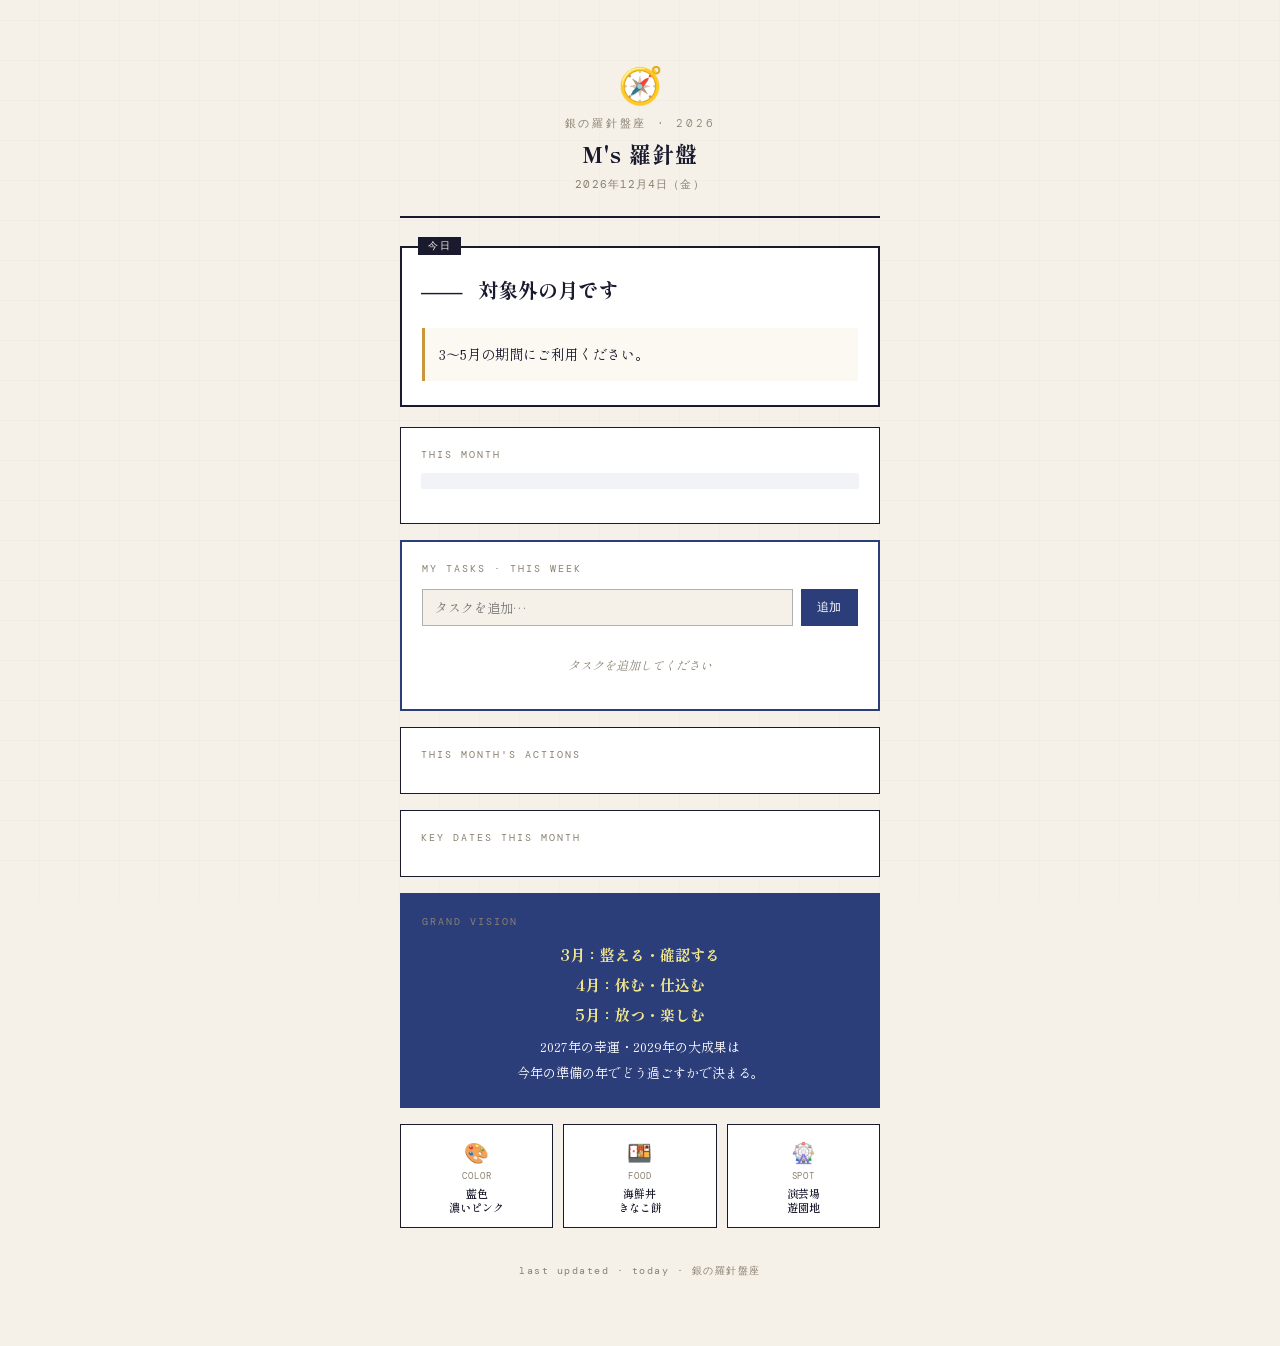
<file: index.html>
<!DOCTYPE html>
<html lang="ja">
<head>
<meta charset="UTF-8">
<meta name="viewport" content="width=device-width, initial-scale=1.0">
<title>銀の羅針盤座｜M's 羅針盤</title>
<style>
  @import url('https://fonts.googleapis.com/css2?family=Shippori+Mincho:wght@400;600;800&family=DM+Mono:wght@300;400;500&display=swap');

  :root {
    --ink: #1a1a2e;
    --paper: #f5f0e8;
    --gold: #c9963a;
    --indigo: #2c3e7a;
    --pink: #c0547a;
    --muted: #8a8070;
    --good: #2d7a4f;
    --bad: #8b2020;
    --warn: #7a5c1e;
  }

  * { margin: 0; padding: 0; box-sizing: border-box; }

  body {
    font-family: 'Shippori Mincho', serif;
    background: var(--paper);
    color: var(--ink);
    min-height: 100vh;
    padding: 24px 16px 48px;
    position: relative;
    overflow-x: hidden;
  }

  /* 和紙テクスチャ風背景 */
  body::before {
    content: '';
    position: fixed;
    inset: 0;
    background-image:
      repeating-linear-gradient(0deg, transparent, transparent 39px, rgba(26,26,46,0.04) 40px),
      repeating-linear-gradient(90deg, transparent, transparent 39px, rgba(26,26,46,0.03) 40px);
    pointer-events: none;
    z-index: 0;
  }

  .container {
    max-width: 480px;
    margin: 0 auto;
    position: relative;
    z-index: 1;
  }

  /* ヘッダー */
  .header {
    text-align: center;
    padding: 32px 0 24px;
    border-bottom: 2px solid var(--ink);
    margin-bottom: 28px;
    position: relative;
  }

  .compass-icon {
    font-size: 36px;
    display: block;
    margin-bottom: 8px;
    animation: spin-slow 20s linear infinite;
  }

  @keyframes spin-slow {
    from { transform: rotate(0deg); }
    to { transform: rotate(360deg); }
  }

  .header-title {
    font-size: 11px;
    letter-spacing: 0.25em;
    color: var(--muted);
    font-family: 'DM Mono', monospace;
    font-weight: 300;
    text-transform: uppercase;
    margin-bottom: 6px;
  }

  .header-main {
    font-size: 22px;
    font-weight: 800;
    color: var(--ink);
    letter-spacing: 0.05em;
  }

  /* 今日の日付 */
  .date-display {
    font-family: 'DM Mono', monospace;
    font-size: 11px;
    color: var(--muted);
    margin-top: 8px;
    letter-spacing: 0.1em;
  }

  /* 今日のカード */
  .today-card {
    border: 2px solid var(--ink);
    padding: 24px 20px;
    margin-bottom: 20px;
    position: relative;
    background: white;
    animation: fadeUp 0.6s ease both;
  }

  @keyframes fadeUp {
    from { opacity: 0; transform: translateY(16px); }
    to { opacity: 1; transform: translateY(0); }
  }

  .today-card::before {
    content: '今日';
    position: absolute;
    top: -11px;
    left: 16px;
    background: var(--ink);
    color: var(--paper);
    font-size: 10px;
    letter-spacing: 0.15em;
    padding: 2px 10px;
    font-family: 'DM Mono', monospace;
  }

  .today-energy {
    display: flex;
    align-items: center;
    gap: 16px;
    margin-bottom: 16px;
  }

  .energy-badge {
    font-size: 40px;
    line-height: 1;
    flex-shrink: 0;
  }

  .energy-text h2 {
    font-size: 20px;
    font-weight: 800;
    line-height: 1.2;
  }

  .energy-text .energy-sub {
    font-size: 12px;
    color: var(--muted);
    margin-top: 4px;
    font-family: 'DM Mono', monospace;
  }

  .today-message {
    font-size: 14px;
    line-height: 1.8;
    padding: 14px;
    border-left: 3px solid var(--gold);
    background: rgba(201,150,58,0.06);
    color: var(--ink);
  }

  /* 月間カード */
  .month-card {
    border: 1.5px solid var(--ink);
    padding: 20px;
    margin-bottom: 16px;
    background: white;
    animation: fadeUp 0.6s ease 0.15s both;
  }

  .card-label {
    font-family: 'DM Mono', monospace;
    font-size: 10px;
    letter-spacing: 0.2em;
    color: var(--muted);
    text-transform: uppercase;
    margin-bottom: 12px;
  }

  .month-title {
    font-size: 18px;
    font-weight: 800;
    margin-bottom: 6px;
  }

  .month-policy {
    font-size: 13px;
    color: var(--indigo);
    font-weight: 600;
    margin-bottom: 14px;
    padding: 8px 12px;
    background: rgba(44,62,122,0.06);
    border-radius: 2px;
  }

  .week-focus {
    font-size: 13px;
    margin-bottom: 8px;
    padding: 10px 12px;
    border: 1px solid rgba(26,26,46,0.15);
    display: flex;
    gap: 12px;
    align-items: flex-start;
  }

  .week-label {
    font-family: 'DM Mono', monospace;
    font-size: 10px;
    color: var(--muted);
    flex-shrink: 0;
    margin-top: 2px;
  }

  .week-text {
    font-size: 13px;
    line-height: 1.5;
  }

  /* アクションリスト */
  .action-card {
    border: 1.5px solid var(--ink);
    padding: 20px;
    margin-bottom: 16px;
    background: white;
    animation: fadeUp 0.6s ease 0.3s both;
  }

  .action-item {
    display: flex;
    gap: 10px;
    align-items: flex-start;
    margin-bottom: 10px;
    font-size: 13px;
    line-height: 1.6;
  }

  .action-item:last-child { margin-bottom: 0; }

  .action-check {
    width: 18px;
    height: 18px;
    border: 1.5px solid var(--ink);
    flex-shrink: 0;
    margin-top: 2px;
    cursor: pointer;
    display: flex;
    align-items: center;
    justify-content: center;
    transition: background 0.2s;
    font-size: 11px;
  }

  .action-check.done {
    background: var(--good);
    border-color: var(--good);
    color: white;
  }

  /* 重要日カード */
  .dates-card {
    border: 1.5px solid var(--ink);
    padding: 20px;
    margin-bottom: 16px;
    background: white;
    animation: fadeUp 0.6s ease 0.45s both;
  }

  .date-item {
    display: flex;
    gap: 12px;
    align-items: flex-start;
    margin-bottom: 10px;
    font-size: 12px;
    line-height: 1.5;
  }

  .date-item:last-child { margin-bottom: 0; }

  .date-badge {
    font-family: 'DM Mono', monospace;
    font-size: 11px;
    font-weight: 500;
    flex-shrink: 0;
    min-width: 52px;
  }

  .badge-good { color: var(--good); }
  .badge-bad { color: var(--bad); }
  .badge-best { color: var(--gold); font-weight: 700; }

  /* 大方針 */
  .vision-card {
    border: 2px solid var(--indigo);
    padding: 20px;
    margin-bottom: 16px;
    background: var(--indigo);
    animation: fadeUp 0.6s ease 0.6s both;
  }

  .vision-text {
    font-size: 13px;
    line-height: 2;
    color: #ffffff;
    text-align: center;
  }

  .vision-text strong {
    font-size: 15px;
    font-weight: 800;
    display: block;
    margin-bottom: 4px;
    color: #f0e68c;
  }

  /* ラッキー */
  .lucky-row {
    display: grid;
    grid-template-columns: 1fr 1fr 1fr;
    gap: 10px;
    margin-bottom: 16px;
    animation: fadeUp 0.6s ease 0.75s both;
  }

  .lucky-item {
    border: 1px solid var(--ink);
    padding: 12px 8px;
    text-align: center;
    background: white;
  }

  .lucky-emoji { font-size: 20px; margin-bottom: 4px; }
  .lucky-label { font-family: 'DM Mono', monospace; font-size: 9px; color: var(--muted); letter-spacing: 0.1em; margin-bottom: 4px; }
  .lucky-value { font-size: 11px; font-weight: 600; line-height: 1.3; }

  /* フッター */
  .footer {
    text-align: center;
    padding: 20px 0;
    font-family: 'DM Mono', monospace;
    font-size: 10px;
    color: var(--muted);
    letter-spacing: 0.15em;
  }

  /* 休み日 */
  .rest-badge {
    display: inline-block;
    background: var(--bad);
    color: white;
    font-size: 9px;
    padding: 1px 6px;
    font-family: 'DM Mono', monospace;
    margin-left: 6px;
    vertical-align: middle;
  }

  /* 最強日バナー */
  .best-day-banner {
    background: var(--gold);
    color: white;
    text-align: center;
    padding: 12px;
    font-size: 14px;
    font-weight: 800;
    letter-spacing: 0.1em;
    margin-bottom: 20px;
    animation: fadeUp 0.3s ease both, pulse 2s ease-in-out 1s infinite;
  }

  @keyframes pulse {
    0%, 100% { opacity: 1; }
    50% { opacity: 0.8; }
  }

  .tag-good { color: var(--good); font-size: 11px; font-family: 'DM Mono', monospace; }
  .tag-best { color: var(--gold); font-size: 12px; font-family: 'DM Mono', monospace; font-weight: 700; }
  .tag-bad { color: var(--bad); font-size: 11px; font-family: 'DM Mono', monospace; }

  /* タスク管理 */
  .task-card {
    border: 2px solid var(--indigo);
    padding: 20px;
    margin-bottom: 16px;
    background: white;
    animation: fadeUp 0.6s ease 0.35s both;
  }

  .task-card-header {
    display: flex;
    justify-content: space-between;
    align-items: center;
    margin-bottom: 14px;
  }

  .task-add-row {
    display: flex;
    gap: 8px;
    margin-bottom: 14px;
  }

  .task-input {
    flex: 1;
    border: 1.5px solid rgba(26,26,46,0.3);
    padding: 8px 12px;
    font-family: 'Shippori Mincho', serif;
    font-size: 13px;
    color: var(--ink);
    background: var(--paper);
    outline: none;
    border-radius: 0;
  }

  .task-input:focus {
    border-color: var(--indigo);
  }

  .task-add-btn {
    background: var(--indigo);
    color: white;
    border: none;
    padding: 8px 16px;
    font-family: 'DM Mono', monospace;
    font-size: 12px;
    cursor: pointer;
    letter-spacing: 0.05em;
    transition: opacity 0.2s;
  }

  .task-add-btn:hover { opacity: 0.85; }

  .task-list-item {
    display: flex;
    gap: 10px;
    align-items: flex-start;
    padding: 10px 0;
    border-bottom: 1px solid rgba(26,26,46,0.08);
  }

  .task-list-item:last-child { border-bottom: none; }

  .task-cb {
    width: 18px;
    height: 18px;
    border: 1.5px solid var(--ink);
    flex-shrink: 0;
    margin-top: 2px;
    cursor: pointer;
    display: flex;
    align-items: center;
    justify-content: center;
    font-size: 11px;
    transition: all 0.2s;
  }

  .task-cb.done {
    background: var(--good);
    border-color: var(--good);
    color: white;
  }

  .task-text {
    flex: 1;
    font-size: 13px;
    line-height: 1.6;
    padding-top: 1px;
    transition: color 0.2s;
  }

  .task-text.done {
    color: var(--muted);
    text-decoration: line-through;
  }

  /* ◎日タスク提案バナー */
  .task-suggest-banner {
    background: linear-gradient(135deg, var(--gold), #e8b04a);
    color: white;
    padding: 14px 16px;
    margin-bottom: 14px;
    border-radius: 2px;
  }

  .task-suggest-banner .suggest-title {
    font-size: 12px;
    font-weight: 800;
    letter-spacing: 0.1em;
    margin-bottom: 8px;
  }

  .task-suggest-item {
    display: flex;
    gap: 8px;
    align-items: center;
    font-size: 12px;
    padding: 4px 0;
    cursor: pointer;
    opacity: 0.95;
  }

  .task-suggest-item:hover { opacity: 1; text-decoration: underline; }

  .task-priority-star {
    color: var(--gold);
    font-size: 13px;
    flex-shrink: 0;
  }

  .task-priority-star.on { filter: none; }

  .task-del-btn {
    background: none;
    border: none;
    color: var(--muted);
    cursor: pointer;
    font-size: 14px;
    padding: 0 2px;
    line-height: 1;
    flex-shrink: 0;
    margin-top: 2px;
    transition: color 0.2s;
  }

  .task-del-btn:hover { color: var(--bad); }

  .task-count {
    font-family: 'DM Mono', monospace;
    font-size: 10px;
    color: var(--muted);
  }

  .task-empty {
    font-size: 12px;
    color: var(--muted);
    text-align: center;
    padding: 16px 0;
    font-style: italic;
  }

  .task-priority-toggle {
    background: none;
    border: none;
    cursor: pointer;
    font-size: 14px;
    padding: 0;
    flex-shrink: 0;
    margin-top: 1px;
    line-height: 1;
  }
</style>
</head>
<body>
<div class="container">

  <header class="header">
    <span class="compass-icon">🧭</span>
    <div class="header-title">銀の羅針盤座 · 2026</div>
    <div class="header-main">M's 羅針盤</div>
    <div class="date-display" id="dateDisplay"></div>
  </header>

  <!-- 最強日バナー（対象日のみ表示） -->
  <div class="best-day-banner" id="bestDayBanner" style="display:none;"></div>

  <!-- 今日 -->
  <div class="today-card" id="todayCard">
    <div class="today-energy">
      <div class="energy-badge" id="energyBadge">—</div>
      <div class="energy-text">
        <h2 id="energyTitle">読み込み中...</h2>
        <div class="energy-sub" id="energySub"></div>
      </div>
    </div>
    <div class="today-message" id="todayMessage"></div>
  </div>

  <!-- 今月 -->
  <div class="month-card" id="monthCard">
    <div class="card-label">THIS MONTH</div>
    <div class="month-title" id="monthTitle"></div>
    <div class="month-policy" id="monthPolicy"></div>
    <div id="weekFocus"></div>
  </div>

  <!-- 今週のタスク -->
  <div class="task-card">
    <div class="task-card-header">
      <div class="card-label" style="margin-bottom:0;">MY TASKS · THIS WEEK</div>
      <span class="task-count" id="taskCount"></span>
    </div>
    <div id="taskSuggestBanner"></div>
    <div class="task-add-row">
      <input class="task-input" id="taskInput" type="text" placeholder="タスクを追加…" maxlength="60"
        onkeydown="if(event.key==='Enter') addTask()">
      <button class="task-add-btn" onclick="addTask()">追加</button>
    </div>
    <div id="taskList"></div>
  </div>

  <!-- 今月のアクション -->
  <div class="action-card">
    <div class="card-label">THIS MONTH'S ACTIONS</div>
    <div id="actionList"></div>
  </div>

  <!-- 今月の重要日 -->
  <div class="dates-card">
    <div class="card-label">KEY DATES THIS MONTH</div>
    <div id="keyDates"></div>
  </div>

  <!-- 大方針 -->
  <div class="vision-card">
    <div class="card-label">GRAND VISION</div>
    <div class="vision-text">
      <strong>3月：整える・確認する<br>4月：休む・仕込む<br>5月：放つ・楽しむ</strong>
      2027年の幸運・2029年の大成果は<br>今年の準備の年でどう過ごすかで決まる。
    </div>
  </div>

  <!-- ラッキー -->
  <div class="lucky-row">
    <div class="lucky-item">
      <div class="lucky-emoji">🎨</div>
      <div class="lucky-label">COLOR</div>
      <div class="lucky-value">藍色<br>濃いピンク</div>
    </div>
    <div class="lucky-item">
      <div class="lucky-emoji">🍱</div>
      <div class="lucky-label">FOOD</div>
      <div class="lucky-value">海鮮丼<br>きなこ餅</div>
    </div>
    <div class="lucky-item">
      <div class="lucky-emoji">🎡</div>
      <div class="lucky-label">SPOT</div>
      <div class="lucky-value">演芸場<br>遊園地</div>
    </div>
  </div>

  <div class="footer">last updated · today · 銀の羅針盤座</div>
</div>

<script>
const DATA = {
  3: {
    title: "3月｜健康管理の月",
    policy: "「ミスを防ぎながら、人との繋がりを広げる。仕込みの月。」",
    weeks: [
      { range: "3/1〜7", label: "第1週", focus: "人間関係の整理・ネガティブ発言を封印" },
      { range: "3/8〜15", label: "第2週", focus: "確認作業徹底・コンテンツ素材の収集" },
      { range: "3/16〜22", label: "第3週", focus: "情報収集・企画立案・長期目標の設定" },
      { range: "3/23〜31", label: "第4週", focus: "仕事に集中・下旬は体調管理優先" },
    ],
    actions: [
      "YouTubeのスクリプト・構成を3本分作成",
      "SwingCheckの次フェーズ仕様の整理（チェックリスト化）",
      "ローンや大きな契約は先送り",
      "趣味（ゲーム開発含む）の予算を少し増やしてモチベ維持",
    ],
    keyDates: [
      { date: "3/5(木)", type: "good", mark: "◯", text: "新しいチャレンジを宣言する。企画の着手" },
      { date: "3/16(月)", type: "good", mark: "◯", text: "YouTube・SwingCheck関連の情報収集・調査に全振り" },
      { date: "3/22(日)", type: "good", mark: "◯", text: "継続してきたことの棚卸し。実績整理・ポートフォリオ更新" },
      { date: "3/23(月)", type: "good", mark: "◯", text: "仕事集中の最良日。重要タスクをここに集中投下" },
      { date: "3/1(日)", type: "bad", mark: "▼", text: "SNS投稿・重要発言は控える" },
      { date: "3/13(金)", type: "bad", mark: "▼", text: "余計な発言・感情的な反応に注意" },
      { date: "3/14(土)", type: "bad", mark: "×", text: "予定通りに進まないことが多い。流れに乗るだけでOK" },
      { date: "3/25(水)", type: "bad", mark: "▼", text: "焦り禁物。「トラブルは当然」と構える" },
    ],
    days: {
      5:  { type: "good", emoji: "✅", title: "チャレンジ宣言日", sub: "◯", msg: "新しいチャレンジを宣言する日。企画の着手に最適。勇気を出して一歩踏み出して。" },
      16: { type: "good", emoji: "🔍", title: "全振り調査日", sub: "◯", msg: "YouTube・SwingCheck関連の情報収集・調査に全振りする日。インプットに集中して。" },
      22: { type: "good", emoji: "📋", title: "棚卸し日", sub: "◯", msg: "継続してきたことを棚卸しする日。実績整理・ポートフォリオ更新を。" },
      23: { type: "good", emoji: "⚡", title: "重要タスク集中日", sub: "◯ 最良日", msg: "仕事に集中する今月の最良日。重要タスクをここに集中投下してください。" },
      1:  { type: "bad",  emoji: "🔇", title: "静かに過ごす日", sub: "▼", msg: "SNS投稿・重要発言は控える日。インプットのみ、発言はなるべく避けて。" },
      13: { type: "bad",  emoji: "🤐", title: "言葉に注意", sub: "▼", msg: "余計な発言・感情的な反応に注意。聞き役に徹する日。" },
      14: { type: "bad",  emoji: "🌊", title: "流れに乗る日", sub: "×", msg: "予定通りに進まないことが多い日。焦らず流れに身を任せるだけでOK。" },
      25: { type: "bad",  emoji: "🛡️", title: "守りの日", sub: "▼", msg: "焦り禁物。「トラブルは当然」と構えて、落ち着いて対処して。" },
    },
    defaultDay: { type: "normal", emoji: "🌸", title: "通常運転日", sub: "普通", msg: "今日は特別な重要日ではありません。今月の方針「ミスを防ぎながら人との繋がりを広げる」を意識して過ごして。" }
  },
  4: {
    title: "4月｜リフレッシュの月",
    policy: "「無理しない。スピード優先で動いてあとから確認。充電月。」",
    weeks: [
      { range: "4/1〜7", label: "第1週", focus: "ペースを落とす・残業ゼロ宣言" },
      { range: "4/8〜15", label: "第2週", focus: "インプット強化・新しい情報収集" },
      { range: "4/16〜22", label: "第3週", focus: "信頼できる人からのアドバイスを吸収" },
      { range: "4/23〜30", label: "第4週", focus: "体調管理最優先・5月の仕込みを完成させる" },
    ],
    actions: [
      "残業・深夜作業を意識的に減らす",
      "5月公開予定のコンテンツを4月中に完成させて「仕込み完了」状態にする",
      "温泉・マッサージ・高級ランチなど体への投資をする（金運的にも吉）",
      "Claude Code・MCPなどのインプット記事は今月読み溜めておく",
    ],
    keyDates: [
      { date: "4/3(金)", type: "good", mark: "◯", text: "周囲への貢献意識を持って動く日" },
      { date: "4/13(月)", type: "good", mark: "◇", text: "魅力・能力が評価される日。SNSへの積極的な投稿◎" },
      { date: "4/27(月)", type: "good", mark: "◯", text: "長い付き合いの人からアドバイスをもらう。メンターに連絡" },
      { date: "4/28(火)", type: "good", mark: "◯", text: "仕事運の最良日。アイデア発言・提案を積極的に" },
      { date: "4/6(月)", type: "bad", mark: "▼", text: "人間関係のゴタゴタ・イライラに注意。早めに帰宅" },
      { date: "4/7(火)", type: "bad", mark: "×", text: "人間関係のゴタゴタ続き。早めに帰宅" },
      { date: "4/17(金)", type: "bad", mark: "▽", text: "体力温存。夕方以降の無理な予定を入れない" },
      { date: "4/18(土)", type: "bad", mark: "▼", text: "体調を崩しやすい。ゆっくり過ごす" },
      { date: "4/23(木)", type: "bad", mark: "■", text: "疲れのピーク。マスク・早寝・湯船必須" },
      { date: "4/24(金)", type: "bad", mark: "■", text: "疲れのピーク続き。徹底して休む" },
      { date: "4/30(木)", type: "bad", mark: "▼", text: "今月の疲れが出る日。予定を入れずにゆっくり" },
    ],
    days: {
      3:  { type: "good", emoji: "🤝", title: "貢献の日", sub: "◯", msg: "支えてくれる人のために動く日。周囲への貢献意識を持って行動して。" },
      13: { type: "good", emoji: "✨", title: "評価される日", sub: "◇", msg: "魅力・能力が評価される日！SNSへの積極的な投稿がおすすめ。" },
      27: { type: "good", emoji: "💬", title: "メンター連絡日", sub: "◯", msg: "長い付き合いの人からアドバイスをもらうのに最適。メンターに連絡してみて。" },
      28: { type: "good", emoji: "💡", title: "アイデア発言日", sub: "◯ 最良日", msg: "仕事運の最良日！アイデア発言・提案を積極的に出して。" },
      6:  { type: "bad",  emoji: "😤", title: "衝突注意日", sub: "▼", msg: "人間関係のゴタゴタ・イライラに注意。今日は早めに帰宅して。" },
      7:  { type: "bad",  emoji: "🏃", title: "早退奨励日", sub: "×", msg: "人間関係のトラブルが続きやすい。なるべく早く帰宅。" },
      17: { type: "bad",  emoji: "🔋", title: "体力温存日", sub: "▽", msg: "夕方以降の無理な予定を入れないこと。体力を温存して。" },
      18: { type: "bad",  emoji: "🛏️", title: "休養日", sub: "▼", msg: "体調を崩しやすい日。ゆっくり過ごして、無理は絶対しないで。" },
      23: { type: "bad",  emoji: "😷", title: "疲れのピーク", sub: "■", msg: "疲れのピーク。マスク・早寝・湯船が必須。体を大切に。" },
      24: { type: "bad",  emoji: "💤", title: "疲れのピーク②", sub: "■", msg: "疲れのピーク2日目。今日も無理せず徹底して休んで。" },
      30: { type: "bad",  emoji: "🛌", title: "月末充電日", sub: "▼", msg: "今月の疲れが出る日。予定を入れずにゆっくり過ごして。" },
    },
    defaultDay: { type: "normal", emoji: "🌷", title: "充電日", sub: "普通", msg: "充電の月・4月。今日は無理せず、インプットや体のケアを意識して過ごして。" }
  },
  5: {
    title: "5月｜解放の月",
    policy: "「楽しむことが最大の戦略。仕込んだものを全部出す。」",
    weeks: [
      { range: "5/1〜7", label: "第1週", focus: "不要なものを手放す・動き始める" },
      { range: "5/8〜15", label: "第2週", focus: "最強週間。発信・公開・出会いを全開" },
      { range: "5/16〜22", label: "第3週", focus: "チャンスを掴む。人脈・評価が広がる" },
      { range: "5/23〜31", label: "第4週", focus: "楽しみながら締める・次の準備へ" },
    ],
    actions: [
      "5/9〜10の◎◎に動画公開を合わせる（4月に仕込んだものをここで出す）",
      "5/21〜22の◎◎にビジネス的な発信・提案・コラボ交渉を集中させる",
      "旅行・ライブ・イベントに行く（解放の月の最大の開運行動）",
      "大胆な服・カラオケで発散（声を出すことがストレス解消に直結）",
      "直感を信じてお金を使う（体験・旅行への投資が未来のヒントになる）",
    ],
    keyDates: [
      { date: "5/9(土)", type: "best", mark: "◎", text: "🌟 YouTube動画公開・SwingCheck発信の最強日" },
      { date: "5/10(日)", type: "best", mark: "◎", text: "🌟 本屋へ行く・今必要な情報が見つかる" },
      { date: "5/21(木)", type: "best", mark: "◎", text: "🌟 仕事関係者への発信・提案・コラボ打診" },
      { date: "5/22(金)", type: "best", mark: "◎", text: "🌟 具体的な数値目標を宣言する" },
      { date: "5/7(木)", type: "good", mark: "◇", text: "魅力UP。SNSプロフィール更新◎" },
      { date: "5/15(金)", type: "good", mark: "◯", text: "温めていたアイデアを周囲に伝える" },
      { date: "5/16(土)", type: "good", mark: "◯", text: "「はじめて」の場所・体験に飛び込む" },
      { date: "5/27(水)", type: "good", mark: "◯", text: "アイデアが広がる・サポート役で評価UP" },
      { date: "5/28(木)", type: "good", mark: "◯", text: "アイデアが広がる・サポート役で評価UP" },
      { date: "5/6(水)", type: "bad", mark: "■", text: "少食・胃腸を休める。動き回らない" },
      { date: "5/12(火)", type: "bad", mark: "▼", text: "空気読めない発言が出やすい。聞き役に徹する" },
      { date: "5/25(月)", type: "bad", mark: "×", text: "周囲と噛み合わない日。自分から引き起こさない" },
    ],
    days: {
      9:  { type: "best", emoji: "🌟", title: "最強発信日 ①", sub: "◎◎ 最重要", msg: "YouTube動画公開・SwingCheck発信の最強日！何でも前向きに受け止められる幸運日。全力で！" },
      10: { type: "best", emoji: "🌟", title: "最強発信日 ②", sub: "◎◎ 連続", msg: "◎連続2日目。本屋へ行くと今必要な情報が見つかる日。勢いを活かして動いて！" },
      21: { type: "best", emoji: "🌟", title: "信頼構築日", sub: "◎ 最重要", msg: "頼られる・信頼を築く日。仕事関係者への発信・提案・コラボ打診を今日に集中させて。" },
      22: { type: "best", emoji: "🌟", title: "結果が出る日", sub: "◎ 最重要", msg: "真面目に取り組んできた人に結果が出る日。具体的な数値目標を宣言して！" },
      7:  { type: "good", emoji: "💅", title: "魅力UP日", sub: "◇", msg: "魅力が上がる日。服装・見た目を意識して。SNSプロフィール更新もおすすめ。" },
      15: { type: "good", emoji: "💬", title: "アイデア発信日", sub: "◯", msg: "温めていたアイデアを周囲に伝える日。いいアドバイスが返ってくるはず。" },
      16: { type: "good", emoji: "🚀", title: "はじめての日", sub: "◯", msg: "「はじめて」の場所・体験に飛び込む日。新しいことに積極的に。" },
      27: { type: "good", emoji: "💡", title: "アイデア日", sub: "◯", msg: "アイデアが広がる日。サポート役に徹することで評価がUPする。" },
      28: { type: "good", emoji: "💡", title: "サポート評価日", sub: "◯", msg: "昨日に続きアイデアとサポートで評価される日。積極的に貢献して。" },
      6:  { type: "bad",  emoji: "🫙", title: "胃腸休養日", sub: "■", msg: "少食・胃腸を休める日。今日は動き回らず、体に優しく過ごして。" },
      12: { type: "bad",  emoji: "🤫", title: "沈黙の日", sub: "▼", msg: "空気読めない発言が出やすい日。聞き役に徹して、発言は最低限に。" },
      25: { type: "bad",  emoji: "🧘", title: "噛み合わない日", sub: "×", msg: "周囲と噛み合わない日。自分から火種を起こさないよう、静かに過ごして。" },
    },
    defaultDay: { type: "normal", emoji: "🌺", title: "解放の日", sub: "普通", msg: "解放の月・5月。今日も「楽しむことが最大の戦略」。4月に仕込んだことを少しずつ出していって。" }
  }
};

function getWeekNumber(month, day) {
  if (day <= 7) return 0;
  if (day <= 15) return 1;
  if (day <= 22) return 2;
  return 3;
}

function render() {
  const now = new Date();
  const month = now.getMonth() + 1;
  const day = now.getDate();
  const weekdays = ['日', '月', '火', '水', '木', '金', '土'];
  const wd = weekdays[now.getDay()];

  document.getElementById('dateDisplay').textContent =
    `${now.getFullYear()}年${month}月${day}日（${wd}）`;

  const mdata = DATA[month];
  if (!mdata) {
    document.getElementById('energyTitle').textContent = '対象外の月です';
    document.getElementById('todayMessage').textContent = '3〜5月の期間にご利用ください。';
    document.getElementById('monthTitle').textContent = '';
    document.getElementById('monthPolicy').textContent = '';
    return;
  }

  // 今日の情報
  const todayData = mdata.days[day] || mdata.defaultDay;
  document.getElementById('energyBadge').textContent = todayData.emoji;
  document.getElementById('energyTitle').textContent = todayData.title;
  document.getElementById('energySub').innerHTML =
    `<span class="${todayData.type === 'best' ? 'tag-best' : todayData.type === 'good' ? 'tag-good' : todayData.type === 'bad' ? 'tag-bad' : ''}">${todayData.sub}</span>`;
  document.getElementById('todayMessage').textContent = todayData.msg;

  // 最強日バナー
  const banner = document.getElementById('bestDayBanner');
  if (todayData.type === 'best') {
    banner.style.display = 'block';
    banner.textContent = '🌟 今日は最強の◎日！全力で動いてください 🌟';
  }

  // 今月
  document.getElementById('monthTitle').textContent = mdata.title;
  document.getElementById('monthPolicy').textContent = mdata.policy;

  // 今週のフォーカス（ハイライト付き）
  const weekIdx = getWeekNumber(month, day);
  const weekHtml = mdata.weeks.map((w, i) => `
    <div class="week-focus" style="${i === weekIdx ? 'border-color: var(--indigo); background: rgba(44,62,122,0.05);' : ''}">
      <span class="week-label">${w.label}<br>${w.range}</span>
      <span class="week-text">${i === weekIdx ? '<strong>' + w.focus + '</strong>' : w.focus}</span>
    </div>
  `).join('');
  document.getElementById('weekFocus').innerHTML = weekHtml;

  // アクション
  const actionHtml = mdata.actions.map((a, i) => `
    <div class="action-item">
      <div class="action-check" id="check-${i}" onclick="toggleCheck(${i})"></div>
      <span>${a}</span>
    </div>
  `).join('');
  document.getElementById('actionList').innerHTML = actionHtml;

  // チェック状態の復元
  const saved = JSON.parse(localStorage.getItem(`checks-${month}`) || '{}');
  Object.keys(saved).forEach(i => {
    if (saved[i]) {
      const el = document.getElementById(`check-${i}`);
      if (el) { el.classList.add('done'); el.textContent = '✓'; }
    }
  });

  // 重要日
  const goodDates = mdata.keyDates.filter(d => d.type !== 'bad');
  const badDates = mdata.keyDates.filter(d => d.type === 'bad');
  const datesHtml =
    '<div style="margin-bottom:12px;"><div class="card-label" style="margin-bottom:8px;">✅ 動くべき日</div>' +
    goodDates.map(d => `
      <div class="date-item">
        <span class="date-badge ${d.type === 'best' ? 'badge-best' : 'badge-good'}">${d.mark} ${d.date}</span>
        <span>${d.text}</span>
      </div>
    `).join('') +
    '</div><div><div class="card-label" style="margin-bottom:8px;">⚠️ 守りに入る日</div>' +
    badDates.map(d => `
      <div class="date-item">
        <span class="date-badge badge-bad">${d.mark} ${d.date}</span>
        <span>${d.text}</span>
      </div>
    `).join('') + '</div>';
  document.getElementById('keyDates').innerHTML = datesHtml;
}

function toggleCheck(i) {
  const now = new Date();
  const month = now.getMonth() + 1;
  const key = `checks-${month}`;
  const saved = JSON.parse(localStorage.getItem(key) || '{}');
  const el = document.getElementById(`check-${i}`);
  if (el.classList.contains('done')) {
    el.classList.remove('done');
    el.textContent = '';
    saved[i] = false;
  } else {
    el.classList.add('done');
    el.textContent = '✓';
    saved[i] = true;
  }
  localStorage.setItem(key, JSON.stringify(saved));
}

// ======= タスク管理 =======
const TASK_KEY = 'mytasks_v1';

function loadTasks() {
  try { return JSON.parse(localStorage.getItem(TASK_KEY)) || []; }
  catch { return []; }
}

function saveTasks(tasks) {
  localStorage.setItem(TASK_KEY, JSON.stringify(tasks));
}

function addTask() {
  const input = document.getElementById('taskInput');
  const text = input.value.trim();
  if (!text) return;
  const tasks = loadTasks();
  if (tasks.length >= 10) {
    input.placeholder = 'タスクは10個までです';
    return;
  }
  tasks.push({ id: Date.now(), text, done: false, priority: false });
  saveTasks(tasks);
  input.value = '';
  renderTasks();
}

function toggleTask(id) {
  const tasks = loadTasks();
  const t = tasks.find(t => t.id === id);
  if (t) t.done = !t.done;
  saveTasks(tasks);
  renderTasks();
}

function deleteTask(id) {
  const tasks = loadTasks().filter(t => t.id !== id);
  saveTasks(tasks);
  renderTasks();
}

function togglePriority(id) {
  const tasks = loadTasks();
  const t = tasks.find(t => t.id === id);
  if (t) t.priority = !t.priority;
  saveTasks(tasks);
  renderTasks();
}

function renderTasks() {
  const tasks = loadTasks();
  const now = new Date();
  const month = now.getMonth() + 1;
  const day = now.getDate();
  const mdata = DATA[month];
  const todayData = mdata ? (mdata.days[day] || mdata.defaultDay) : null;
  const isBestDay = todayData && todayData.type === 'best';
  const isGoodDay = todayData && (todayData.type === 'best' || todayData.type === 'good');

  // カウント
  const done = tasks.filter(t => t.done).length;
  document.getElementById('taskCount').textContent =
    tasks.length > 0 ? `${done}/${tasks.length} 完了` : '';

  // ◎日バナー
  const bannerEl = document.getElementById('taskSuggestBanner');
  if (isBestDay && tasks.length > 0) {
    const priorityTasks = tasks.filter(t => t.priority && !t.done);
    const undone = tasks.filter(t => !t.done);
    const suggested = priorityTasks.length > 0 ? priorityTasks : undone.slice(0, 3);
    if (suggested.length > 0) {
      bannerEl.innerHTML = `
        <div class="task-suggest-banner">
          <div class="suggest-title">🌟 今日は最強の◎日！このタスクを優先して動いて</div>
          ${suggested.map(t => `
            <div class="task-suggest-item" onclick="toggleTask(${t.id})">
              <span>▶</span><span>${t.text}</span>
            </div>
          `).join('')}
        </div>`;
    } else {
      bannerEl.innerHTML = `<div class="task-suggest-banner"><div class="suggest-title">🌟 今日は最強の◎日！タスクを追加して全力で動こう</div></div>`;
    }
  } else if (isGoodDay && tasks.filter(t => t.priority && !t.done).length > 0) {
    const priorityTasks = tasks.filter(t => t.priority && !t.done);
    bannerEl.innerHTML = `
      <div class="task-suggest-banner" style="background: linear-gradient(135deg, var(--good), #3d9962);">
        <div class="suggest-title">✅ 今日は◯日！優先タスクを片付けよう</div>
        ${priorityTasks.map(t => `
          <div class="task-suggest-item" onclick="toggleTask(${t.id})">
            <span>▶</span><span>${t.text}</span>
          </div>
        `).join('')}
      </div>`;
  } else {
    bannerEl.innerHTML = '';
  }

  // タスクリスト（優先→未完了→完了の順）
  const sorted = [
    ...tasks.filter(t => t.priority && !t.done),
    ...tasks.filter(t => !t.priority && !t.done),
    ...tasks.filter(t => t.done),
  ];

  const listEl = document.getElementById('taskList');
  if (sorted.length === 0) {
    listEl.innerHTML = '<div class="task-empty">タスクを追加してください</div>';
    return;
  }

  listEl.innerHTML = sorted.map(t => `
    <div class="task-list-item">
      <button class="task-priority-toggle" onclick="togglePriority(${t.id})" title="優先マーク">
        ${t.priority ? '⭐' : '☆'}
      </button>
      <div class="task-cb ${t.done ? 'done' : ''}" onclick="toggleTask(${t.id})">${t.done ? '✓' : ''}</div>
      <span class="task-text ${t.done ? 'done' : ''}">${t.text}</span>
      <button class="task-del-btn" onclick="deleteTask(${t.id})">×</button>
    </div>
  `).join('');
}

render();
renderTasks();
</script>
</body>
</html>
</file>
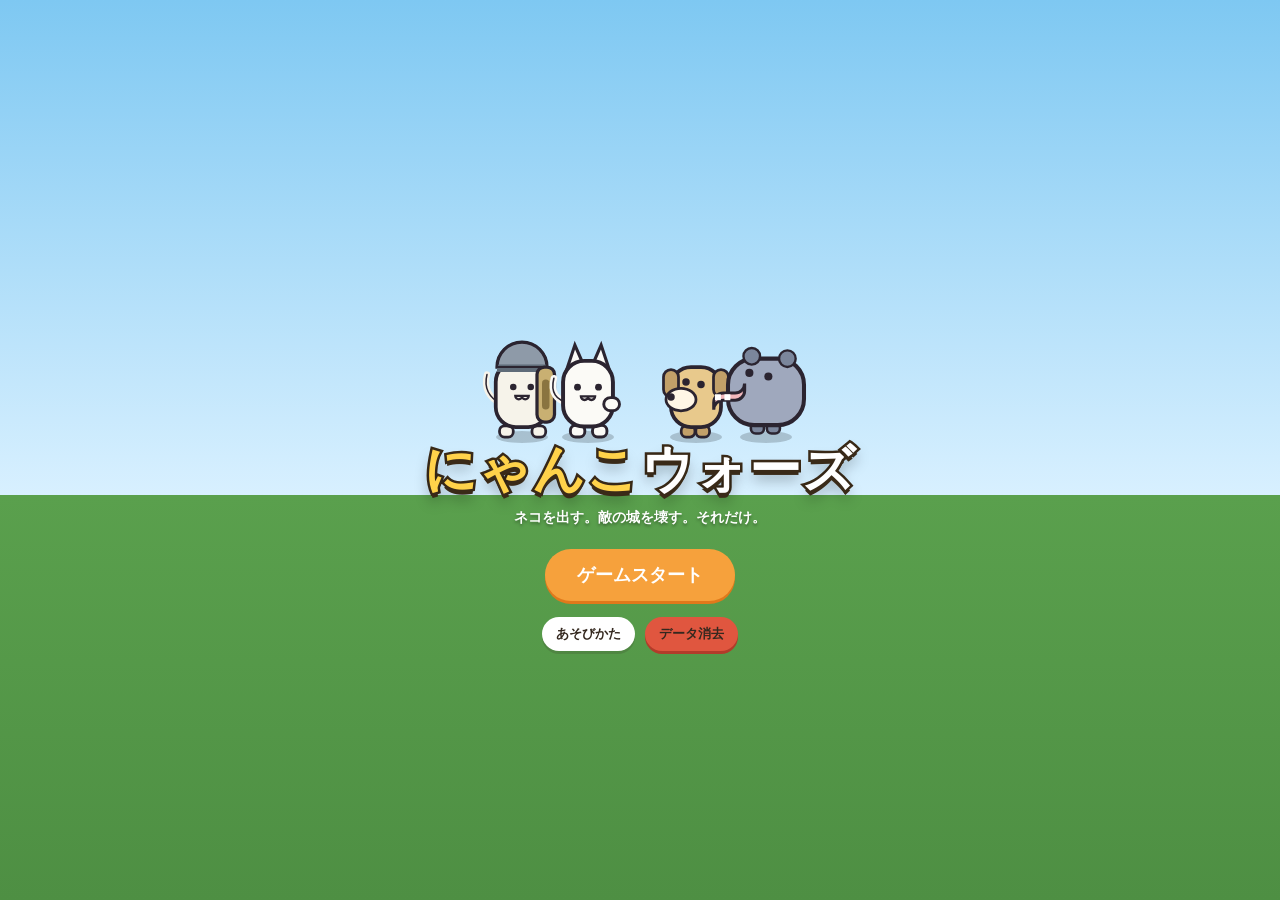
<file: nyanko/index.html>
<!DOCTYPE html>
<html lang="ja">
<head>
<meta charset="UTF-8">
<meta name="viewport" content="width=device-width, initial-scale=1.0, maximum-scale=1.0, user-scalable=no, viewport-fit=cover">
<meta name="theme-color" content="#f6a13c">
<title>にゃんこウォーズ</title>
<link rel="stylesheet" href="style.css">
<link rel="icon" href="data:image/svg+xml,<svg xmlns='http://www.w3.org/2000/svg' viewBox='0 0 32 32'><text y='26' font-size='26'>🐱</text></svg>">
</head>
<body>
<div id="app">

  <!-- ================================================== タイトル -->
  <section id="scr-title" class="screen show">
    <div class="title-wrap">
      <canvas id="title-canvas" width="360" height="200"></canvas>
      <h1 class="logo"><span>にゃんこ</span>ウォーズ</h1>
      <p class="tagline">ネコを出す。敵の城を壊す。それだけ。</p>
      <button id="btn-start" class="btn big">ゲームスタート</button>
      <div class="title-sub">
        <button id="btn-howto" class="btn ghost sm">あそびかた</button>
        <button id="btn-reset" class="btn ghost sm danger">データ消去</button>
      </div>
    </div>
  </section>

  <!-- ================================================== ステージ選択 -->
  <section id="scr-map" class="screen">
    <header class="topbar">
      <button class="btn icon" data-go="scr-title">◀</button>
      <h2>ネコ島 進軍マップ</h2>
      <div class="xp-chip">XP <b id="map-xp">0</b></div>
      <button id="btn-open-upgrade" class="btn accent sm">強化</button>
    </header>
    <div id="stage-list" class="stage-list"></div>
  </section>

  <!-- ================================================== 強化 -->
  <section id="scr-upgrade" class="screen">
    <header class="topbar">
      <button class="btn icon" data-go="scr-map">◀</button>
      <h2>ネコ強化</h2>
      <div class="xp-chip">XP <b id="up-xp">0</b></div>
    </header>
    <div id="upgrade-list" class="upgrade-list"></div>
  </section>

  <!-- ================================================== 編成モーダル -->
  <div id="modal-team" class="modal">
    <div class="sheet">
      <h3 id="team-stage-name">ステージ</h3>
      <p id="team-stage-info" class="muted"></p>
      <div class="team-head">
        <span>出撃メンバー <b id="team-count">0</b>/6</span>
        <span class="muted sm">タップで入れ替え</span>
      </div>
      <div id="team-list" class="team-list"></div>
      <div class="sheet-actions">
        <button class="btn ghost" data-close-modal>もどる</button>
        <button id="btn-sortie" class="btn big">出撃！</button>
      </div>
    </div>
  </div>

  <!-- ================================================== 戦闘 -->
  <section id="scr-battle" class="screen battle">
    <canvas id="field"></canvas>

    <div class="hud-top">
      <div class="hp-box ally">
        <span class="hp-label">自城</span>
        <div class="hp-track"><div id="hp-ally" class="hp-fill ally"></div></div>
        <span id="hp-ally-txt" class="hp-num">0</span>
      </div>
      <div class="hud-mid">
        <span id="hud-time" class="time">0:00</span>
        <button id="btn-speed" class="btn tiny">×1</button>
        <button id="btn-pause" class="btn tiny">Ⅱ</button>
        <button id="btn-retreat" class="btn tiny danger">撤退</button>
      </div>
      <div class="hp-box foe">
        <span class="hp-label">敵城</span>
        <div class="hp-track"><div id="hp-foe" class="hp-fill foe"></div></div>
        <span id="hp-foe-txt" class="hp-num">0</span>
      </div>
    </div>

    <div id="boss-alert" class="boss-alert">ボス出現！</div>

    <div class="hud-bottom">
      <div class="left-col">
        <button id="btn-worker" class="worker">
          <span class="w-title">働きネコ <b id="worker-lv">Lv1</b></span>
          <span id="worker-cost" class="w-cost">200</span>
        </button>
        <div class="wallet">
          <div class="wallet-track"><div id="wallet-fill" class="wallet-fill"></div></div>
          <span id="wallet-txt">0 / 1500</span>
        </div>
      </div>
      <div id="unit-bar" class="unit-bar"></div>
      <button id="btn-cannon" class="cannon">
        <div class="cannon-ring"><canvas id="cannon-canvas" width="60" height="60"></canvas></div>
        <span>キャノン</span>
      </button>
    </div>
  </section>

  <!-- ================================================== リザルト -->
  <div id="modal-result" class="modal">
    <div class="sheet result">
      <h3 id="result-title">勝利！</h3>
      <div id="result-body" class="result-body"></div>
      <div id="result-unlock" class="unlock"></div>
      <div class="sheet-actions">
        <button id="btn-result-map" class="btn ghost">マップへ</button>
        <button id="btn-result-retry" class="btn">もう一度</button>
        <button id="btn-result-next" class="btn big">次のステージ</button>
      </div>
    </div>
  </div>

  <!-- ================================================== あそびかた -->
  <div id="modal-howto" class="modal">
    <div class="sheet">
      <h3>あそびかた</h3>
      <ul class="howto">
        <li><b>お金は自動でたまる。</b>下のバーが所持金。ネコを出すと減る。</li>
        <li><b>ネコを出す。</b>下のボタンをタップ。出したネコは勝手に右へ進んで敵を殴る。</li>
        <li><b>働きネコを上げる。</b>お金の増える速さと上限が上がる。序盤に上げるほど後が楽。</li>
        <li><b>ネコキャノン。</b>たまると発射でき、敵をまとめて吹き飛ばす。ピンチの押し返しに。</li>
        <li><b>敵の城を壊せば勝ち。</b>ただし城を叩いた瞬間にボスが出てくる。</li>
        <li><b>属性。</b>ウシは赤に、トリは浮きに、キノコは黒に強い（与ダメ1.6倍／被ダメ0.55倍）。</li>
        <li><b>ノックバック。</b>体力が一定量減るたびに吹き飛ぶ。壁役は吹き飛びやすく、大型は粘る。</li>
        <li class="muted">キーボード: 1〜6 出撃 / Space キャノン / W 働きネコ / P 一時停止 / S 速度</li>
      </ul>
      <div class="sheet-actions"><button class="btn big" data-close-modal>とじる</button></div>
    </div>
  </div>

</div>

<script src="js/data.js"></script>
<script src="js/engine.js"></script>
<script src="js/render.js"></script>
<script src="js/save.js"></script>
<script src="js/ui.js"></script>
<script src="js/main.js"></script>
</body>
</html>
</file>
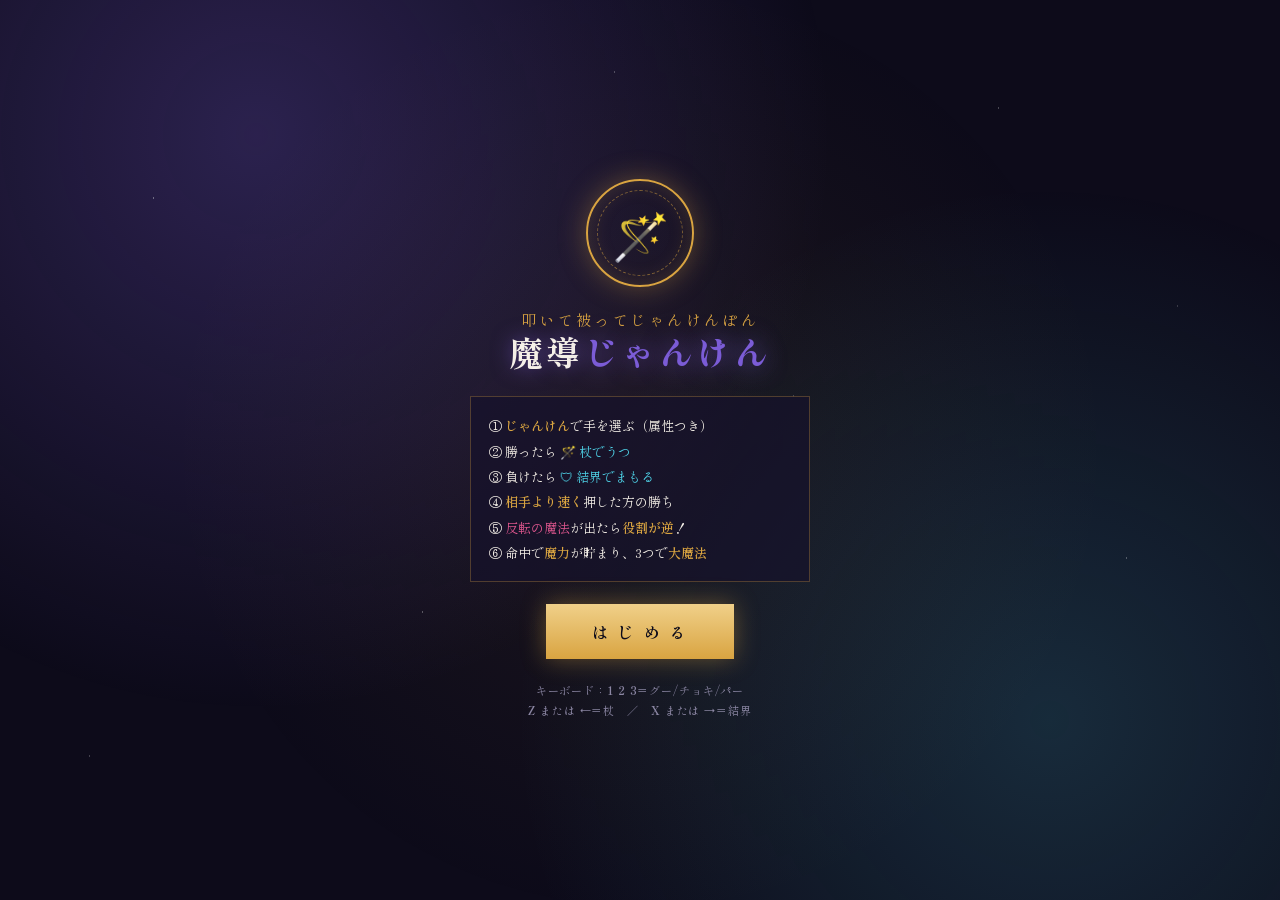
<file: magic-janken.html>
<!DOCTYPE html>
<html lang="ja">
<head>
<meta charset="UTF-8">
<meta name="viewport" content="width=device-width, initial-scale=1.0, user-scalable=no">
<title>叩いて被ってじゃんけんぽん 魔法版｜魔導じゃんけん</title>
<style>
  @import url('https://fonts.googleapis.com/css2?family=Shippori+Mincho:wght@400;600;800&family=DM+Mono:wght@300;400;500&display=swap');

  :root {
    --ink: #0d0b1a;
    --ink2: #16122b;
    --paper: #f5f0e8;
    --gold: #d9a441;
    --gold-dim: #8a6a24;
    --violet: #7b5cd6;
    --violet-dim: #3a2a6b;
    --cyan: #4fd3e8;
    --pink: #e0578f;
    --red: #e0483c;
    --green: #4fc98a;
    --muted: #8b86a3;
  }

  * { margin: 0; padding: 0; box-sizing: border-box; -webkit-tap-highlight-color: transparent; }

  html, body { height: 100%; }

  body {
    font-family: 'Shippori Mincho', 'Hiragino Mincho ProN', 'Yu Mincho', 'YuMincho',
                 'Noto Serif JP', serif;
    background: var(--ink);
    color: var(--paper);
    min-height: 100%;
    overflow: hidden;
    position: relative;
    user-select: none;
  }

  /* 星空・魔法陣の背景 */
  body::before {
    content: '';
    position: fixed;
    inset: 0;
    background:
      radial-gradient(circle at 20% 15%, rgba(123,92,214,0.28), transparent 45%),
      radial-gradient(circle at 82% 80%, rgba(79,211,232,0.16), transparent 42%),
      radial-gradient(circle at 50% 50%, rgba(217,164,65,0.07), transparent 60%);
    pointer-events: none;
    z-index: 0;
  }
  body::after {
    content: '';
    position: fixed;
    inset: 0;
    background-image:
      radial-gradient(1px 1px at 12% 22%, rgba(255,255,255,.7), transparent),
      radial-gradient(1px 1px at 78% 12%, rgba(255,255,255,.5), transparent),
      radial-gradient(1px 1px at 33% 68%, rgba(255,255,255,.6), transparent),
      radial-gradient(1px 1px at 62% 44%, rgba(255,255,255,.4), transparent),
      radial-gradient(1px 1px at 88% 62%, rgba(255,255,255,.55), transparent),
      radial-gradient(1px 1px at 7% 84%, rgba(255,255,255,.45), transparent),
      radial-gradient(1px 1px at 48% 8%, rgba(255,255,255,.5), transparent),
      radial-gradient(1px 1px at 92% 34%, rgba(255,255,255,.35), transparent);
    animation: twinkle 4s ease-in-out infinite;
    pointer-events: none;
    z-index: 0;
  }
  @keyframes twinkle { 0%,100% { opacity: .55; } 50% { opacity: 1; } }

  .app {
    position: relative;
    z-index: 1;
    max-width: 480px;
    margin: 0 auto;
    height: 100dvh;
    display: flex;
    flex-direction: column;
  }

  .screen { display: none; flex: 1; flex-direction: column; }
  .screen.active { display: flex; }

  /* ============ タイトル ============ */
  #screen-title {
    justify-content: center;
    align-items: center;
    text-align: center;
    padding: 24px 20px;
    gap: 22px;
  }
  .title-seal {
    width: 108px; height: 108px;
    display: grid; place-items: center;
    border: 2px solid var(--gold);
    border-radius: 50%;
    font-size: 46px;
    position: relative;
    box-shadow: 0 0 28px rgba(217,164,65,.35), inset 0 0 22px rgba(217,164,65,.18);
    animation: sealspin 18s linear infinite;
  }
  .title-seal::before {
    content: '';
    position: absolute; inset: 9px;
    border: 1px dashed rgba(217,164,65,.5);
    border-radius: 50%;
  }
  .title-seal > span { animation: sealspin 18s linear infinite reverse; }
  @keyframes sealspin { to { transform: rotate(360deg); } }

  h1 {
    font-size: 15px;
    letter-spacing: .22em;
    color: var(--gold);
    font-weight: 400;
  }
  .title-main {
    font-size: 34px;
    font-weight: 800;
    letter-spacing: .1em;
    line-height: 1.3;
    text-shadow: 0 0 20px rgba(123,92,214,.6);
  }
  .title-main em {
    font-style: normal;
    color: var(--violet);
    text-shadow: 0 0 24px rgba(123,92,214,.9);
  }

  .rules {
    border: 1px solid rgba(217,164,65,.3);
    background: rgba(22,18,43,.7);
    padding: 16px 18px;
    text-align: left;
    font-size: 13px;
    line-height: 1.95;
    width: 100%;
    max-width: 340px;
  }
  .rules b { color: var(--gold); font-weight: 600; }
  .rules .k { color: var(--cyan); }
  .rules .f { color: var(--pink); }

  .btn {
    font-family: inherit;
    font-size: 17px;
    font-weight: 600;
    letter-spacing: .14em;
    color: var(--ink);
    background: linear-gradient(180deg, #f0d089, var(--gold));
    border: none;
    padding: 15px 46px;
    cursor: pointer;
    position: relative;
    box-shadow: 0 0 24px rgba(217,164,65,.4);
    transition: transform .12s, box-shadow .12s;
  }
  .btn:active { transform: translateY(2px) scale(.98); box-shadow: 0 0 12px rgba(217,164,65,.3); }
  .btn.ghost {
    background: transparent;
    color: var(--gold);
    border: 1px solid var(--gold-dim);
    box-shadow: none;
    font-size: 13px;
    padding: 10px 26px;
  }

  .hint { font-size: 11px; color: var(--muted); letter-spacing: .08em; line-height: 1.8; }

  /* ============ ゲーム画面 ============ */
  #screen-game { padding: 10px 14px 14px; gap: 8px; }

  .topbar {
    display: flex; justify-content: space-between; align-items: center;
    font-size: 10px; letter-spacing: .16em; color: var(--muted);
  }
  .topbar .stage-no { color: var(--gold); }
  .icon-btn {
    background: none; border: 1px solid rgba(139,134,163,.4); color: var(--muted);
    font-family: inherit; font-size: 10px; padding: 3px 9px; cursor: pointer; letter-spacing: .1em;
  }

  /* 敵カード */
  .enemy {
    display: flex; align-items: center; gap: 12px;
    border: 1px solid rgba(224,87,143,.35);
    background: linear-gradient(180deg, rgba(224,87,143,.12), rgba(22,18,43,.6));
    padding: 10px 12px;
  }
  .enemy-face {
    width: 50px; height: 50px; flex: 0 0 50px;
    display: grid; place-items: center;
    font-size: 30px;
    border: 1px solid rgba(224,87,143,.4);
    background: rgba(13,11,26,.6);
    transition: transform .1s;
  }
  .enemy-face.hurt { animation: enemyHurt .38s ease-out; }
  @keyframes enemyHurt {
    0% { transform: translateX(0) scale(1); filter: none; }
    15% { transform: translateX(-9px) scale(1.12); filter: brightness(3) saturate(0); }
    35% { transform: translateX(8px); filter: brightness(2.2) saturate(.4); }
    60% { transform: translateX(-4px); }
    100% { transform: translateX(0) scale(1); filter: none; }
  }
  .enemy-meta { flex: 1; min-width: 0; }
  .enemy-name { font-size: 14px; font-weight: 600; letter-spacing: .06em; margin-bottom: 5px; }
  .enemy-title { font-size: 9px; color: var(--muted); letter-spacing: .14em; margin-bottom: 6px; }

  .bar {
    height: 9px;
    background: rgba(255,255,255,.09);
    position: relative;
    overflow: hidden;
    border: 1px solid rgba(255,255,255,.12);
  }
  .bar > i {
    display: block; height: 100%; width: 100%;
    transition: width .45s cubic-bezier(.2,.8,.3,1);
  }
  .bar.foe > i { background: linear-gradient(90deg, #e0578f, #b3305f); }
  .bar.me > i { background: linear-gradient(90deg, #4fd3e8, #2f8fd6); }
  .bar.low > i { background: linear-gradient(90deg, #e0483c, #8b1f1f); animation: pulseLow .7s ease-in-out infinite; }
  @keyframes pulseLow { 0%,100% { opacity: 1; } 50% { opacity: .45; } }
  .bar-num {
    font-family: 'DM Mono', ui-monospace, 'SFMono-Regular', Menlo, Consolas, monospace;
    font-size: 10px; color: var(--muted); letter-spacing: .05em;
  }

  /* 中央ステージ */
  .stage {
    flex: 1;
    display: flex; flex-direction: column;
    align-items: center; justify-content: center;
    gap: 10px;
    position: relative;
    min-height: 190px;
  }

  .caller {
    font-size: 26px;
    font-weight: 800;
    letter-spacing: .18em;
    min-height: 40px;
    display: grid; place-items: center;
    text-shadow: 0 0 18px rgba(217,164,65,.5);
  }
  .caller.pop { animation: callerPop .32s cubic-bezier(.2,1.4,.4,1); }
  @keyframes callerPop {
    from { transform: scale(.6); opacity: 0; }
    to { transform: scale(1); opacity: 1; }
  }

  .hands {
    display: flex; align-items: center; justify-content: center; gap: 14px;
    width: 100%;
  }
  .hand {
    width: 84px; height: 84px;
    display: grid; place-items: center;
    font-size: 42px;
    border: 1px solid rgba(217,164,65,.28);
    background: rgba(22,18,43,.65);
    position: relative;
  }
  .hand small {
    position: absolute; bottom: 4px; left: 0; right: 0;
    text-align: center; font-size: 8px; letter-spacing: .16em; color: var(--muted);
  }
  .hand.reveal { animation: handPop .3s cubic-bezier(.2,1.5,.4,1); }
  @keyframes handPop {
    from { transform: scale(.5) rotate(-14deg); }
    to { transform: scale(1) rotate(0); }
  }
  .hand.win-glow { border-color: var(--gold); box-shadow: 0 0 22px rgba(217,164,65,.55); }
  .vs { font-size: 11px; letter-spacing: .2em; color: var(--muted); }

  .verdict {
    font-size: 15px; letter-spacing: .16em; min-height: 24px;
    display: grid; place-items: center; text-align: center;
  }
  .verdict.win { color: var(--gold); }
  .verdict.lose { color: var(--pink); }
  .verdict.draw { color: var(--muted); }

  /* 反転魔法の演出 */
  .flip-seal {
    position: absolute; inset: 0;
    display: grid; place-items: center;
    pointer-events: none;
    opacity: 0;
  }
  .flip-seal.on { animation: flipIn .62s ease-out; }
  @keyframes flipIn {
    0% { opacity: 0; transform: scale(.4) rotate(-40deg); }
    30% { opacity: 1; transform: scale(1.15) rotate(6deg); }
    70% { opacity: 1; transform: scale(1) rotate(0); }
    100% { opacity: 0; transform: scale(1.5); }
  }
  .flip-seal span {
    font-size: 46px; font-weight: 800; letter-spacing: .3em;
    color: var(--violet);
    text-shadow: 0 0 30px rgba(123,92,214,1), 0 0 60px rgba(123,92,214,.7);
    border: 3px solid var(--violet);
    border-radius: 50%;
    width: 190px; height: 190px;
    display: grid; place-items: center;
    background: radial-gradient(circle, rgba(123,92,214,.28), transparent 70%);
  }

  /* タイマーの帯 */
  .timer {
    width: 100%; height: 4px; background: rgba(255,255,255,.08);
    overflow: hidden;
  }
  .timer > i {
    display: block; height: 100%; width: 100%;
    background: linear-gradient(90deg, var(--gold), var(--red));
    transform-origin: left center;
  }

  /* プレイヤーHUD */
  .me-hud { display: flex; align-items: center; gap: 10px; }
  .me-hud .who { font-size: 11px; letter-spacing: .14em; color: var(--cyan); flex: 0 0 auto; }
  .me-hud .bar { flex: 1; }

  .charge {
    display: flex; gap: 4px; align-items: center;
    font-size: 9px; letter-spacing: .14em; color: var(--muted);
  }
  .orb {
    width: 11px; height: 11px; border-radius: 50%;
    border: 1px solid rgba(217,164,65,.45);
    background: rgba(255,255,255,.05);
  }
  .orb.on {
    background: radial-gradient(circle at 35% 30%, #fff3cf, var(--gold));
    box-shadow: 0 0 10px rgba(217,164,65,.9);
  }
  .charge.full { color: var(--gold); animation: pulseLow .8s ease-in-out infinite; }

  /* コントロール */
  .pad { display: grid; gap: 8px; }
  .pad.janken { grid-template-columns: repeat(3, 1fr); }
  .pad.action { grid-template-columns: repeat(2, 1fr); }
  .pad[hidden] { display: none; }

  .key {
    font-family: inherit;
    color: var(--paper);
    background: rgba(22,18,43,.85);
    border: 1px solid rgba(217,164,65,.3);
    padding: 12px 4px 9px;
    cursor: pointer;
    display: flex; flex-direction: column; align-items: center; gap: 3px;
    transition: transform .08s, background .12s, border-color .12s;
  }
  .key:disabled { opacity: .3; cursor: default; }
  .key:not(:disabled):active { transform: scale(.95); background: rgba(217,164,65,.2); }
  .key .glyph { font-size: 28px; line-height: 1; }
  .key .lbl { font-size: 12px; letter-spacing: .12em; }
  .key .sub { font-size: 8px; letter-spacing: .1em; color: var(--muted); font-family: 'DM Mono', ui-monospace, 'SFMono-Regular', Menlo, Consolas, monospace; }
  .key.picked { border-color: var(--gold); background: rgba(217,164,65,.24); }

  .key.atk { border-color: rgba(224,87,143,.5); }
  .key.atk .glyph { filter: drop-shadow(0 0 8px rgba(224,87,143,.8)); }
  .key.def { border-color: rgba(79,211,232,.5); }
  .key.def .glyph { filter: drop-shadow(0 0 8px rgba(79,211,232,.8)); }

  /* ============ リザルト ============ */
  #screen-result {
    justify-content: center; align-items: center; text-align: center;
    padding: 30px 22px; gap: 20px;
  }
  .result-title { font-size: 30px; font-weight: 800; letter-spacing: .16em; }
  .result-title.clear { color: var(--gold); text-shadow: 0 0 26px rgba(217,164,65,.7); }
  .result-title.over { color: var(--pink); text-shadow: 0 0 26px rgba(224,87,143,.6); }
  .stats {
    width: 100%; max-width: 320px;
    border: 1px solid rgba(217,164,65,.28);
    background: rgba(22,18,43,.7);
    padding: 4px 16px;
  }
  .stat-row {
    display: flex; justify-content: space-between; align-items: baseline;
    padding: 9px 0; border-bottom: 1px dashed rgba(255,255,255,.1);
    font-size: 12px; letter-spacing: .1em;
  }
  .stat-row:last-child { border-bottom: none; }
  .stat-row b { font-family: 'DM Mono', ui-monospace, 'SFMono-Regular', Menlo, Consolas, monospace; font-size: 16px; color: var(--gold); font-weight: 500; }
  .rank { font-size: 13px; letter-spacing: .2em; color: var(--cyan); }

  /* ============ エフェクト層 ============ */
  #fx { position: fixed; inset: 0; pointer-events: none; z-index: 50; overflow: hidden; }
  .flash { position: absolute; inset: 0; opacity: 0; }
  .flash.on { animation: flashOut .3s ease-out; }
  @keyframes flashOut { from { opacity: .55; } to { opacity: 0; } }

  .float-num {
    position: absolute;
    font-family: 'DM Mono', ui-monospace, 'SFMono-Regular', Menlo, Consolas, monospace;
    font-weight: 500;
    font-size: 30px;
    text-shadow: 0 2px 12px rgba(0,0,0,.9);
    animation: floatUp 1s ease-out forwards;
  }
  @keyframes floatUp {
    0% { transform: translate(-50%, 0) scale(.5); opacity: 0; }
    18% { transform: translate(-50%, -14px) scale(1.25); opacity: 1; }
    100% { transform: translate(-50%, -68px) scale(.95); opacity: 0; }
  }

  .spark {
    position: absolute;
    width: 7px; height: 7px;
    border-radius: 50%;
    animation: sparkFly .62s ease-out forwards;
  }
  @keyframes sparkFly {
    from { transform: translate(0,0) scale(1.3); opacity: 1; }
    to { transform: translate(var(--dx), var(--dy)) scale(0); opacity: 0; }
  }

  .ring {
    position: absolute;
    border-radius: 50%;
    border: 2px solid currentColor;
    transform: translate(-50%,-50%);
    animation: ringOut .5s ease-out forwards;
  }
  @keyframes ringOut {
    from { width: 10px; height: 10px; opacity: .9; }
    to { width: 260px; height: 260px; opacity: 0; }
  }

  .shake { animation: shake .34s cubic-bezier(.36,.07,.19,.97); }
  @keyframes shake {
    10%, 90% { transform: translateX(-3px); }
    20%, 80% { transform: translateX(6px); }
    30%, 50%, 70% { transform: translateX(-9px); }
    40%, 60% { transform: translateX(9px); }
  }

  .banner {
    position: absolute; left: 50%; top: 27%;
    transform: translate(-50%,-50%);
    font-size: 34px; font-weight: 800; letter-spacing: .16em;
    white-space: nowrap;
    animation: bannerIn .8s ease-out forwards;
    text-shadow: 0 0 24px currentColor, 0 3px 14px rgba(0,0,0,.9);
  }
  @keyframes bannerIn {
    0% { transform: translate(-50%,-50%) scale(.4); opacity: 0; }
    22% { transform: translate(-50%,-50%) scale(1.12); opacity: 1; }
    72% { transform: translate(-50%,-50%) scale(1); opacity: 1; }
    100% { transform: translate(-50%,-50%) scale(1.04); opacity: 0; }
  }

  /* ---- 詠唱：魔法陣 ---- */
  .mcircle {
    position: absolute;
    transform: translate(-50%,-50%);
    animation: mcircleIn .66s ease-out forwards;
  }
  .mcircle svg { width: 100%; height: 100%; display: block; filter: drop-shadow(0 0 9px currentColor); }
  @keyframes mcircleIn {
    0%   { opacity: 0; transform: translate(-50%,-50%) scale(.3)  rotate(-70deg); }
    28%  { opacity: 1; transform: translate(-50%,-50%) scale(1.1) rotate(0deg); }
    62%  { opacity: .95; transform: translate(-50%,-50%) scale(1) rotate(24deg); }
    100% { opacity: 0; transform: translate(-50%,-50%) scale(1.3) rotate(56deg); }
  }
  .mcircle.fizzle { animation: mcircleFizzle .55s ease-in forwards; }
  @keyframes mcircleFizzle {
    0%   { opacity: 0; transform: translate(-50%,-50%) scale(.4) rotate(-30deg); }
    35%  { opacity: .7; transform: translate(-50%,-50%) scale(.85) rotate(0deg); }
    100% { opacity: 0; transform: translate(-50%,-50%) scale(.5) rotate(18deg); filter: blur(3px); }
  }

  /* ---- 飛翔する魔法弾 ---- */
  .orbfly {
    position: absolute;
    width: 36px; height: 36px; margin: -18px 0 0 -18px;
    display: grid; place-items: center;
    border-radius: 50%;
    animation: orbFly var(--dur) cubic-bezier(.3,.02,.5,1) forwards;
  }
  .orbfly::before {
    content: '';
    position: absolute; inset: -9px;
    border-radius: 50%;
    background: radial-gradient(circle, currentColor 10%, transparent 68%);
    opacity: .85;
    filter: blur(4px);
  }
  .orbfly.big { width: 54px; height: 54px; margin: -27px 0 0 -27px; }
  .orbfly > span { position: relative; font-size: 20px; line-height: 1; }
  .orbfly.big > span { font-size: 30px; }
  @keyframes orbFly {
    0%   { transform: translate(0,0) scale(.4); opacity: 0; }
    16%  { transform: translate(calc(var(--dx) * .16), calc(var(--dy) * .16)) scale(1.15); opacity: 1; }
    100% { transform: translate(var(--dx), var(--dy)) scale(1); opacity: 1; }
  }
  .trail {
    position: absolute;
    width: 10px; height: 10px; margin: -5px 0 0 -5px;
    border-radius: 50%;
    background: radial-gradient(circle, currentColor, transparent 70%);
    animation: trailOut .34s ease-out forwards;
  }
  @keyframes trailOut {
    from { opacity: .8; transform: scale(1); }
    to { opacity: 0; transform: scale(.2); }
  }

  /* ---- 結界 ---- */
  .barrier {
    position: absolute;
    transform: translate(-50%,-50%);
    color: var(--cyan);
  }
  .barrier svg { width: 100%; height: 100%; display: block; filter: drop-shadow(0 0 10px currentColor); }
  .barrier.hold { animation: barrierHold .95s ease-out forwards; }
  @keyframes barrierHold {
    0%   { opacity: 0; transform: translate(-50%,-50%) scale(.45); }
    18%  { opacity: 1; transform: translate(-50%,-50%) scale(1.08); }
    32%  { opacity: .9; transform: translate(-50%,-50%) scale(1); }
    72%  { opacity: .85; transform: translate(-50%,-50%) scale(1.02); }
    100% { opacity: 0; transform: translate(-50%,-50%) scale(1.12); }
  }
  .barrier.fizzle { animation: barrierFizzle .6s ease-out forwards; }
  @keyframes barrierFizzle {
    0%   { opacity: 0; transform: translate(-50%,-50%) scale(.4); }
    25%  { opacity: .8; transform: translate(-50%,-50%) scale(.92); }
    100% { opacity: 0; transform: translate(-50%,-50%) scale(.7); filter: blur(4px); }
  }
  .barrier.broken { animation: barrierBroken .55s ease-in forwards; }
  @keyframes barrierBroken {
    0%   { opacity: 0; transform: translate(-50%,-50%) scale(.5) rotate(0deg); }
    20%  { opacity: 1; transform: translate(-50%,-50%) scale(1.05); }
    40%  { opacity: 1; transform: translate(-50%,-50%) scale(1) skewX(9deg); }
    100% { opacity: 0; transform: translate(-50%,-50%) scale(1.35) skewX(-14deg); filter: blur(3px); }
  }
  .barrier.hit svg { animation: barrierHit .3s ease-out; }
  @keyframes barrierHit {
    0% { filter: drop-shadow(0 0 10px currentColor) brightness(1); }
    20% { filter: drop-shadow(0 0 26px #fff) brightness(3); }
    100% { filter: drop-shadow(0 0 10px currentColor) brightness(1); }
  }

  /* ---- 属性ごとの着弾 ---- */
  .bolt {
    position: absolute;
    transform: translate(-50%,-100%);
    animation: boltFlick .42s steps(1) forwards;
  }
  .bolt svg { display: block; filter: drop-shadow(0 0 8px #fff8c0); }
  @keyframes boltFlick {
    0% { opacity: 1; } 18% { opacity: .25; } 30% { opacity: 1; }
    58% { opacity: .4; } 70% { opacity: 1; } 100% { opacity: 0; }
  }
  .blaze {
    position: absolute;
    width: 20px; height: 20px; margin: -10px 0 0 -10px;
    border-radius: 50%;
    background: radial-gradient(circle, #fff3c4 5%, #ffb347 35%, rgba(224,72,60,.75) 60%, transparent 74%);
    animation: blazeUp .72s ease-out forwards;
  }
  @keyframes blazeUp {
    0%   { transform: translate(0,0) scale(.5); opacity: 1; }
    100% { transform: translate(var(--dx), calc(var(--dy) - 46px)) scale(2.1); opacity: 0; }
  }
  .droplet {
    position: absolute;
    width: 9px; height: 9px; margin: -4px 0 0 -4px;
    border-radius: 50% 50% 50% 0;
    background: linear-gradient(180deg, #bff3fb, #2f8fd6);
    animation: dropArc .66s ease-out forwards;
  }
  @keyframes dropArc {
    0%   { transform: translate(0,0) rotate(45deg) scale(1); opacity: 1; }
    100% { transform: translate(var(--dx), var(--dy)) rotate(210deg) scale(.4); opacity: 0; }
  }

  /* ---- 詠唱時の踏み込み ---- */
  .hand.cast { animation: castNudge .34s ease-out; }
  @keyframes castNudge {
    0% { transform: translateY(0) scale(1); }
    30% { transform: translateY(6px) scale(.94); }
    55% { transform: translateY(-8px) scale(1.08); }
    100% { transform: translateY(0) scale(1); }
  }
  .enemy-face.cast { animation: castNudge .34s ease-out; }

  /* 装飾的な動きは止めるが、攻防の判断材料になる演出は残す */
  @media (prefers-reduced-motion: reduce) {
    body::after { animation: none; }
    .title-seal, .title-seal > span { animation: none; }
    .shake { animation: none; }
    .bar.low > i { animation: none; }
    .charge.full { animation: none; }
    .hand.cast, .enemy-face.cast { animation: none; }
    .bar > i { transition: none; }
  }

  @media (max-height: 680px) {
    .hand { width: 68px; height: 68px; font-size: 34px; }
    .caller { font-size: 21px; min-height: 32px; }
    .title-main { font-size: 28px; }
    .key .glyph { font-size: 23px; }
  }
</style>
</head>
<body>
<div class="app">

  <!-- ================= タイトル ================= -->
  <section id="screen-title" class="screen active">
    <div class="title-seal"><span>🪄</span></div>
    <div>
      <h1>叩いて被ってじゃんけんぽん</h1>
      <div class="title-main">魔導<em>じゃんけん</em></div>
    </div>

    <div class="rules">
      <div>① <b>じゃんけん</b>で手を選ぶ（属性つき）</div>
      <div>② 勝ったら <span class="k">🪄 杖でうつ</span></div>
      <div>③ 負けたら <span class="k">🛡 結界でまもる</span></div>
      <div>④ <b>相手より速く</b>押した方の勝ち</div>
      <div>⑤ <span class="f">反転の魔法</span>が出たら<b>役割が逆</b>！</div>
      <div>⑥ 命中で<b>魔力</b>が貯まり、3つで<b>大魔法</b></div>
    </div>

    <button class="btn" id="btnStart">は じ め る</button>
    <div class="hint">
      キーボード：<b>1 2 3</b>＝グー/チョキ/パー<br>
      <b>Z</b> または ←＝杖　／　<b>X</b> または →＝結界
    </div>
  </section>

  <!-- ================= ゲーム ================= -->
  <section id="screen-game" class="screen">
    <div class="topbar">
      <span>第 <span class="stage-no" id="stageNo">1</span> 戦</span>
      <span id="comboLabel"></span>
      <button class="icon-btn" id="btnSound">♪ ON</button>
    </div>

    <div class="enemy">
      <div class="enemy-face" id="enemyFace">🧙</div>
      <div class="enemy-meta">
        <div class="enemy-title" id="enemyTitle">見習い</div>
        <div class="enemy-name" id="enemyName">ポポ</div>
        <div class="bar foe"><i id="foeBar"></i></div>
      </div>
      <div class="bar-num"><span id="foeHp">80</span></div>
    </div>

    <div class="stage" id="stageArea">
      <div class="caller" id="caller"></div>
      <div class="hands">
        <div class="hand" id="handFoe">？<small>あいて</small></div>
        <div class="vs">VS</div>
        <div class="hand" id="handMe">？<small>じぶん</small></div>
      </div>
      <div class="verdict" id="verdict"></div>
      <div class="flip-seal" id="flipSeal"><span>反転</span></div>
    </div>

    <div class="timer"><i id="timerBar" style="transform:scaleX(0)"></i></div>

    <div class="me-hud">
      <span class="who">じぶん</span>
      <div class="bar me"><i id="meBar"></i></div>
      <span class="bar-num" id="meHp">100</span>
      <span class="charge" id="chargeBox">
        <span class="orb"></span><span class="orb"></span><span class="orb"></span>
      </span>
    </div>

    <div class="pad janken" id="padJanken">
      <button class="key" data-hand="rock"><span class="glyph">✊</span><span class="lbl">グー</span><span class="sub">🔥 炎 · 1</span></button>
      <button class="key" data-hand="scissors"><span class="glyph">✌️</span><span class="lbl">チョキ</span><span class="sub">⚡ 雷 · 2</span></button>
      <button class="key" data-hand="paper"><span class="glyph">✋</span><span class="lbl">パー</span><span class="sub">💧 水 · 3</span></button>
    </div>

    <div class="pad action" id="padAction" hidden>
      <button class="key atk" data-act="attack"><span class="glyph">🪄</span><span class="lbl">うつ</span><span class="sub">Z / ←</span></button>
      <button class="key def" data-act="shield"><span class="glyph">🛡</span><span class="lbl">まもる</span><span class="sub">X / →</span></button>
    </div>
  </section>

  <!-- ================= リザルト ================= -->
  <section id="screen-result" class="screen">
    <div class="result-title" id="resultTitle">魔王 撃破</div>
    <div class="rank" id="resultRank"></div>
    <div class="stats">
      <div class="stat-row"><span>とうたつ</span><b id="stStage">1</b></div>
      <div class="stat-row"><span>スコア</span><b id="stScore">0</b></div>
      <div class="stat-row"><span>さいだいコンボ</span><b id="stCombo">0</b></div>
      <div class="stat-row"><span>へいきん反応</span><b id="stReact">-</b></div>
      <div class="stat-row"><span>クリティカル</span><b id="stCrit">0</b></div>
    </div>
    <button class="btn" id="btnRetry">も う 一 度</button>
    <button class="btn ghost" id="btnTitle">タイトルへ</button>
  </section>

</div>

<div id="fx"><div class="flash" id="flash"></div></div>

<script>
(() => {
  'use strict';

  /* ============================================================
   *  データ定義
   * ========================================================== */
  const HANDS = {
    rock:     { glyph: '✊',  name: 'グー',   element: '炎', icon: '🔥', color: '#e0483c', beats: 'scissors' },
    scissors: { glyph: '✌️', name: 'チョキ', element: '雷', icon: '⚡', color: '#e8c94f', beats: 'paper'    },
    paper:    { glyph: '✋',  name: 'パー',   element: '水', icon: '💧', color: '#4fd3e8', beats: 'rock'     },
  };
  const HAND_KEYS = Object.keys(HANDS);

  const STAGES = [
    { title: '見習い',   name: 'ポポ',         face: '🧙', hp: 80,  mean: 800, sd: 130, flip: 0,    read: 0    },
    { title: '氷結の魔女', name: 'グラキエ',     face: '❄️', hp: 110, mean: 675, sd: 115, flip: 0.16, read: 0.15 },
    { title: '紅蓮の騎士', name: 'イグニス',     face: '🔥', hp: 145, mean: 555, sd: 95,  flip: 0.26, read: 0.28 },
    { title: '魔王',     name: 'ヴォルテクス',  face: '👹', hp: 185, mean: 440, sd: 80,  flip: 0.36, read: 0.4  },
  ];

  const PICK_MS   = 2400;   // じゃんけんの入力猶予
  const ACTION_MS = 1500;   // 攻防の入力猶予
  const MAX_CHARGE = 3;
  const PLAYER_MAX_HP = 100;
  const HEAL_ON_CLEAR = 35;

  /* ============================================================
   *  DOM
   * ========================================================== */
  const $ = (id) => document.getElementById(id);
  const el = {
    screens: { title: $('screen-title'), game: $('screen-game'), result: $('screen-result') },
    stageNo: $('stageNo'), comboLabel: $('comboLabel'), btnSound: $('btnSound'),
    enemyFace: $('enemyFace'), enemyName: $('enemyName'), enemyTitle: $('enemyTitle'),
    foeBar: $('foeBar'), foeHp: $('foeHp'),
    stageArea: $('stageArea'), caller: $('caller'), verdict: $('verdict'),
    handFoe: $('handFoe'), handMe: $('handMe'), flipSeal: $('flipSeal'),
    timerBar: $('timerBar'),
    meBar: $('meBar'), meHp: $('meHp'), chargeBox: $('chargeBox'),
    padJanken: $('padJanken'), padAction: $('padAction'),
    fx: $('fx'), flash: $('flash'),
    resultTitle: $('resultTitle'), resultRank: $('resultRank'),
    stStage: $('stStage'), stScore: $('stScore'), stCombo: $('stCombo'),
    stReact: $('stReact'), stCrit: $('stCrit'),
  };

  /* ============================================================
   *  サウンド（WebAudio・依存なし）
   * ========================================================== */
  const sound = {
    on: true, ctx: null,
    init() {
      if (!this.ctx) {
        const AC = window.AudioContext || window.webkitAudioContext;
        if (AC) this.ctx = new AC();
      }
      if (this.ctx && this.ctx.state === 'suspended') this.ctx.resume();
    },
    tone(freq, dur, type = 'sine', vol = 0.06, slideTo = null) {
      if (!this.on || !this.ctx) return;
      const t = this.ctx.currentTime;
      const osc = this.ctx.createOscillator();
      const gain = this.ctx.createGain();
      osc.type = type;
      osc.frequency.setValueAtTime(freq, t);
      if (slideTo) osc.frequency.exponentialRampToValueAtTime(slideTo, t + dur);
      gain.gain.setValueAtTime(vol, t);
      gain.gain.exponentialRampToValueAtTime(0.0001, t + dur);
      osc.connect(gain).connect(this.ctx.destination);
      osc.start(t); osc.stop(t + dur + 0.02);
    },
    noise(dur = 0.18, vol = 0.09) {
      if (!this.on || !this.ctx) return;
      const rate = this.ctx.sampleRate;
      const buf = this.ctx.createBuffer(1, rate * dur, rate);
      const data = buf.getChannelData(0);
      for (let i = 0; i < data.length; i++) data[i] = (Math.random() * 2 - 1) * (1 - i / data.length);
      const src = this.ctx.createBufferSource();
      const gain = this.ctx.createGain();
      src.buffer = buf;
      gain.gain.setValueAtTime(vol, this.ctx.currentTime);
      src.connect(gain).connect(this.ctx.destination);
      src.start();
    },
    call()    { this.tone(660, 0.09, 'triangle', 0.05); },
    cast(big) {
      this.tone(big ? 200 : 300, 0.28, 'sawtooth', 0.045, big ? 940 : 780);
      this.tone(880, 0.2, 'triangle', 0.03, 1600);
      if (big) this.tone(120, 0.4, 'square', 0.05, 320);
    },
    barrier() { this.tone(300, 0.26, 'sine', 0.05, 760); this.tone(1500, 0.12, 'triangle', 0.025); },
    deflect() { this.tone(1300, 0.16, 'square', 0.05, 460); this.noise(0.1, 0.05); },
    crack()   { this.noise(0.22, 0.09); this.tone(900, 0.24, 'square', 0.04, 180); },
    go()      { this.tone(880, 0.14, 'triangle', 0.07, 1320); },
    hit()     { this.noise(0.2, 0.11); this.tone(160, 0.22, 'sawtooth', 0.08, 60); },
    crit()    { this.noise(0.26, 0.13); this.tone(300, 0.3, 'square', 0.07, 70); this.tone(1200, 0.16, 'triangle', 0.05, 400); },
    guard()   { this.tone(520, 0.2, 'sine', 0.07, 900); this.tone(780, 0.16, 'sine', 0.04); },
    damaged() { this.noise(0.24, 0.1); this.tone(120, 0.3, 'square', 0.07, 48); },
    whiff()   { this.tone(300, 0.22, 'sine', 0.05, 110); },
    flip()    { this.tone(180, 0.4, 'sawtooth', 0.05, 720); this.tone(900, 0.3, 'triangle', 0.04, 300); },
    charge()  { this.tone(700, 0.1, 'triangle', 0.05, 1400); },
    clear()   { [523, 659, 784, 1046].forEach((f, i) => setTimeout(() => this.tone(f, 0.3, 'triangle', 0.06), i * 110)); },
    over()    { [440, 392, 330, 247].forEach((f, i) => setTimeout(() => this.tone(f, 0.45, 'sine', 0.06), i * 190)); },
  };

  /* ============================================================
   *  ゲーム状態
   * ========================================================== */
  let G = null;
  const timers = new Set();

  function later(fn, ms) {
    const id = setTimeout(() => { timers.delete(id); fn(); }, ms);
    timers.add(id);
    return id;
  }
  function clearTimers() {
    timers.forEach(clearTimeout);
    timers.clear();
  }

  function newGame() {
    clearTimers();
    G = {
      phase: 'idle',
      stageIndex: 0,
      foeHp: STAGES[0].hp,
      meHp: PLAYER_MAX_HP,
      charge: 0,
      combo: 0,
      maxCombo: 0,
      score: 0,
      crits: 0,
      reactTimes: [],
      handHistory: [],
      myHand: null,
      foeHand: null,
      flipped: false,
      flipSeen: false,
      playerIsAttacker: false,
      windowStart: 0,
      foeReact: 0,
      resolved: false,
      drawStreak: 0,
      nextDelay: 900,
    };
  }

  const stage = () => STAGES[G.stageIndex];

  /* ============================================================
   *  画面ユーティリティ
   * ========================================================== */
  function show(name) {
    Object.entries(el.screens).forEach(([k, node]) => node.classList.toggle('active', k === name));
  }

  function renderHud() {
    const st = stage();
    el.stageNo.textContent = G.stageIndex + 1;
    el.enemyFace.textContent = st.face;
    el.enemyName.textContent = st.name;
    el.enemyTitle.textContent = st.title;

    const foePct = Math.max(0, G.foeHp / st.hp);
    const mePct = Math.max(0, G.meHp / PLAYER_MAX_HP);
    el.foeBar.style.width = (foePct * 100) + '%';
    el.meBar.style.width = (mePct * 100) + '%';
    el.foeBar.parentElement.classList.toggle('low', foePct <= 0.25);
    el.meBar.parentElement.classList.toggle('low', mePct <= 0.25);
    el.foeHp.textContent = Math.max(0, Math.ceil(G.foeHp));
    el.meHp.textContent = Math.max(0, Math.ceil(G.meHp));

    [...el.chargeBox.querySelectorAll('.orb')].forEach((o, i) => o.classList.toggle('on', i < G.charge));
    el.chargeBox.classList.toggle('full', G.charge >= MAX_CHARGE);

    el.comboLabel.textContent = G.combo >= 2 ? `${G.combo} コンボ` : '';
  }

  function setCaller(text) {
    el.caller.textContent = text;
    el.caller.classList.remove('pop');
    void el.caller.offsetWidth;
    el.caller.classList.add('pop');
  }

  function setHands(mine, foe) {
    const paint = (node, key, label) => {
      if (!key) {
        node.innerHTML = `？<small>${label}</small>`;
        node.style.color = '';
        node.classList.remove('reveal', 'win-glow');
        return;
      }
      const h = HANDS[key];
      node.innerHTML = `${h.glyph}<small>${h.icon} ${h.element}</small>`;
      node.style.color = h.color;
      node.classList.remove('reveal');
      void node.offsetWidth;
      node.classList.add('reveal');
    };
    paint(el.handMe, mine, 'じぶん');
    paint(el.handFoe, foe, 'あいて');
  }

  function runTimerBar(ms) {
    const bar = el.timerBar;
    bar.style.transition = 'none';
    bar.style.transform = 'scaleX(1)';
    void bar.offsetWidth;
    bar.style.transition = `transform ${ms}ms linear`;
    bar.style.transform = 'scaleX(0)';
  }
  function stopTimerBar() {
    el.timerBar.style.transition = 'none';
    el.timerBar.style.transform = 'scaleX(0)';
  }

  // which: 'janken' | 'action' | 'keep'（表示はそのまま）
  // live=false なら見えたまま無効化する。パッドを消すとボタン位置が跳ねるため、
  // 入力できない間も同じ場所に置いたままにする。
  function setPad(which, live = true) {
    if (which !== 'keep') {
      el.padJanken.hidden = which !== 'janken';
      el.padAction.hidden = which !== 'action';
    }
    const jankenLive = live && which === 'janken';
    el.padJanken.querySelectorAll('.key').forEach(k => {
      k.disabled = !jankenLive;
      if (jankenLive) k.classList.remove('picked');
    });
    el.padAction.querySelectorAll('.key').forEach(k => { k.disabled = !(live && which === 'action'); });
  }

  /* ============================================================
   *  エフェクト
   * ========================================================== */
  function flash(color, alpha = 0.5) {
    el.flash.style.background = color;
    el.flash.style.opacity = alpha;
    el.flash.classList.remove('on');
    void el.flash.offsetWidth;
    el.flash.classList.add('on');
  }

  function shake() {
    const app = document.querySelector('.app');
    app.classList.remove('shake');
    void app.offsetWidth;
    app.classList.add('shake');
  }

  function centerOf(node) {
    const r = node.getBoundingClientRect();
    return { x: r.left + r.width / 2, y: r.top + r.height / 2 };
  }

  function floatNum(node, text, color) {
    const p = centerOf(node);
    const d = document.createElement('div');
    d.className = 'float-num';
    d.textContent = text;
    d.style.color = color;
    d.style.left = p.x + 'px';
    d.style.top = Math.max(p.y, 96) + 'px';   // 上に 68px 浮くので画面外に出さない
    el.fx.appendChild(d);
    setTimeout(() => d.remove(), 1000);
  }

  function burst(node, color, count = 16) {
    const p = centerOf(node);
    for (let i = 0; i < count; i++) {
      const s = document.createElement('div');
      const ang = (Math.PI * 2 * i) / count + Math.random() * 0.5;
      const dist = 40 + Math.random() * 80;
      s.className = 'spark';
      s.style.left = p.x + 'px';
      s.style.top = p.y + 'px';
      s.style.background = color;
      s.style.boxShadow = `0 0 10px ${color}`;
      s.style.setProperty('--dx', Math.cos(ang) * dist + 'px');
      s.style.setProperty('--dy', Math.sin(ang) * dist + 'px');
      el.fx.appendChild(s);
      setTimeout(() => s.remove(), 640);
    }
  }

  function ring(node, color) {
    const p = centerOf(node);
    const r = document.createElement('div');
    r.className = 'ring';
    r.style.color = color;
    r.style.left = p.x + 'px';
    r.style.top = p.y + 'px';
    el.fx.appendChild(r);
    setTimeout(() => r.remove(), 520);
  }

  function banner(text, color) {
    const b = document.createElement('div');
    b.className = 'banner';
    b.textContent = text;
    b.style.color = color;
    el.fx.appendChild(b);
    setTimeout(() => b.remove(), 820);
  }

  /* ============================================================
   *  魔法の発動演出
   *  詠唱（魔法陣）→ 魔法弾の飛翔 → 属性ごとの着弾／結界での相殺
   *  演出そのものは setTimeout で自走させ、ゲーム状態を動かす処理だけ
   *  later() に載せて中断できるようにしている。
   * ========================================================== */
  const CAST_MS = 210;     // 魔法陣が展開しきるまで
  const TRAVEL_MS = 260;   // 魔法弾が飛ぶ時間

  function reap(node, ms) { setTimeout(() => node.remove(), ms); }

  function place(cls, x, y, size, color) {
    const d = document.createElement('div');
    d.className = cls;
    d.style.left = x + 'px';
    d.style.top = y + 'px';
    if (size) { d.style.width = size + 'px'; d.style.height = size + 'px'; }
    if (color) d.style.color = color;
    el.fx.appendChild(d);
    return d;
  }

  const hexPoints = (r) => {
    const pts = [];
    for (let i = 0; i < 6; i++) {
      const a = (Math.PI / 180) * (60 * i - 90);
      pts.push(`${(Math.cos(a) * r).toFixed(1)},${(Math.sin(a) * r).toFixed(1)}`);
    }
    return pts.join(' ');
  };

  const CIRCLE_SVG = `
    <svg viewBox="-50 -50 100 100" xmlns="http://www.w3.org/2000/svg">
      <g fill="none" stroke="currentColor" stroke-linecap="round">
        <circle r="47" stroke-width="1.7"/>
        <circle r="40" stroke-width="0.7" stroke-dasharray="3 4"/>
        <polygon points="0,-36 31.2,18 -31.2,18" stroke-width="1.3"/>
        <polygon points="0,36 31.2,-18 -31.2,-18" stroke-width="1.3"/>
        <circle r="16" stroke-width="1"/>
        <circle r="9" stroke-width="0.7" stroke-dasharray="2 3"/>
        <path d="M0,-47 L0,-40 M40.7,23.5 L34.6,20 M-40.7,23.5 L-34.6,20" stroke-width="1.6"/>
      </g>
    </svg>`;

  const BARRIER_SVG = `
    <svg viewBox="-50 -50 100 100" xmlns="http://www.w3.org/2000/svg">
      <polygon points="${hexPoints(46)}" fill="currentColor" opacity="0.13"/>
      <g fill="none" stroke="currentColor" stroke-linejoin="round">
        <polygon points="${hexPoints(46)}" stroke-width="2.2"/>
        <polygon points="${hexPoints(34)}" stroke-width="0.8" opacity="0.7"/>
        <polygon points="${hexPoints(21)}" stroke-width="0.6" opacity="0.45"/>
        <g stroke-width="0.6" opacity="0.5">
          ${hexPoints(46).split(' ').map(p => `<path d="M0,0 L${p}"/>`).join('')}
        </g>
      </g>
    </svg>`;

  // 詠唱の魔法陣。fizzle=true なら不発として立ち消える。
  function magicCircle(node, color, opt = {}) {
    const p = centerOf(node);
    const size = opt.size || (opt.big ? 172 : Math.max(112, node.offsetWidth * 1.6));
    const edge = size * 0.42;
    const x = Math.min(Math.max(p.x, edge), window.innerWidth - edge);
    const y = Math.min(Math.max(p.y, edge), window.innerHeight - edge);
    const d = place('mcircle' + (opt.fizzle ? ' fizzle' : ''), x, y, size, color);
    d.innerHTML = CIRCLE_SVG;
    reap(d, 700);
    return d;
  }

  // 飛翔する魔法弾と、その軌跡。
  function flyOrb(from, to, elem, opt = {}) {
    const a = centerOf(from), b = centerOf(to);
    const d = place('orbfly' + (opt.big ? ' big' : ''), a.x, a.y, null, elem.color);
    d.style.setProperty('--dx', (b.x - a.x) + 'px');
    d.style.setProperty('--dy', (b.y - a.y) + 'px');
    d.style.setProperty('--dur', TRAVEL_MS + 'ms');
    d.innerHTML = `<span>${elem.icon}</span>`;
    reap(d, TRAVEL_MS + 60);

    [0.3, 0.48, 0.66, 0.84].forEach(f => setTimeout(() => {
      const t = place('trail', a.x + (b.x - a.x) * f, a.y + (b.y - a.y) * f, null, elem.color);
      reap(t, 360);
    }, TRAVEL_MS * f));
  }

  // mode: 'hold'（展開して受けきる）/ 'fizzle'（不発）/ 'broken'（遅れて砕ける）
  function barrierAt(node, mode, size) {
    const p = centerOf(node);
    const d = place('barrier ' + mode, p.x, p.y, size || 120, null);
    d.innerHTML = BARRIER_SVG;
    reap(d, 1100);
    if (mode === 'hold') sound.barrier();
    if (mode === 'broken') { sound.crack(); burst(node, '#bff3fb', 14); }
    return d;
  }

  function deflectAt(node, barrierEl) {
    if (barrierEl) barrierEl.classList.add('hit');
    ring(node, '#ffffff');
    burst(node, '#bff3fb', 14);
    flash('#4fd3e8', 0.2);
    sound.deflect();
  }

  // 属性ごとの着弾演出
  function elementImpact(node, elem, opt = {}) {
    const big = !!opt.big;
    const p = centerOf(node);
    ring(node, elem.color);
    burst(node, elem.color, big ? 26 : 16);

    if (elem.element === '炎') {
      for (let i = 0; i < (big ? 16 : 10); i++) {
        const d = place('blaze', p.x, p.y);
        d.style.setProperty('--dx', ((Math.random() * 2 - 1) * (big ? 62 : 44)) + 'px');
        d.style.setProperty('--dy', ((Math.random() * 2 - 1) * 22) + 'px');
        d.style.animationDelay = Math.round(Math.random() * 140) + 'ms';
        reap(d, 950);
      }
    } else if (elem.element === '雷') {
      const h = Math.max(70, Math.min(p.y - 6, 300));
      const d = place('bolt', p.x, p.y);
      const seg = 7;
      let path = 'M0,0';
      for (let i = 1; i <= seg; i++) {
        const y = (h / seg) * i;
        const x = i === seg ? 0 : (Math.random() * 2 - 1) * 17;
        path += ` L${x.toFixed(1)},${y.toFixed(1)}`;
      }
      d.innerHTML = `<svg width="56" height="${h}" viewBox="-28 0 56 ${h}" xmlns="http://www.w3.org/2000/svg">
        <path d="${path}" fill="none" stroke="#fff8c0" stroke-width="${big ? 5 : 3.2}" stroke-linejoin="round"/>
        <path d="${path}" fill="none" stroke="#fff" stroke-width="${big ? 2 : 1.3}" stroke-linejoin="round"/>
      </svg>`;
      reap(d, 480);
      flash('#fff8c0', big ? 0.42 : 0.26);
    } else {
      [0, 110, 220].forEach(delay => setTimeout(() => ring(node, elem.color), delay));
      for (let i = 0; i < (big ? 18 : 12); i++) {
        const ang = (Math.PI * 2 * i) / (big ? 18 : 12);
        const dist = 46 + Math.random() * 54;
        const d = place('droplet', p.x, p.y);
        d.style.setProperty('--dx', (Math.cos(ang) * dist).toFixed(1) + 'px');
        d.style.setProperty('--dy', (Math.sin(ang) * dist - 12).toFixed(1) + 'px');
        reap(d, 720);
      }
    }
  }

  // 詠唱 → 飛翔 →（着弾）。onImpact は着弾の瞬間に呼ばれる。
  function castSpell(from, to, elem, opt, onImpact) {
    from.classList.remove('cast');
    void from.offsetWidth;
    from.classList.add('cast');
    magicCircle(from, elem.color, opt);
    sound.cast(!!opt.big);
    setTimeout(() => flyOrb(from, to, elem, opt), CAST_MS);
    if (onImpact) later(onImpact, CAST_MS + TRAVEL_MS);
    return CAST_MS + TRAVEL_MS;
  }

  /* ============================================================
   *  ラウンド進行
   * ========================================================== */
  function startStage() {
    const st = stage();
    G.foeHp = st.hp;
    G.myHand = G.foeHand = null;
    renderHud();
    setHands(null, null);
    el.verdict.textContent = '';
    el.verdict.className = 'verdict';
    setPad('janken', false);
    stopTimerBar();

    setCaller(`第 ${G.stageIndex + 1} 戦`);
    later(() => {
      setCaller(`${st.title} ${st.name}`);
      sound.call();
      later(startRound, 1000);
    }, 800);
  }

  function startRound(isDraw = false) {
    if (G.foeHp <= 0 || G.meHp <= 0) return;
    G.phase = 'call';
    G.myHand = G.foeHand = null;
    G.resolved = false;
    G.flipped = false;
    setHands(null, null);
    el.verdict.textContent = '';
    el.verdict.className = 'verdict';
    setPad('janken', false);
    stopTimerBar();

    const lines = isDraw ? ['あいこで'] : ['さいしょは', 'グー'];
    let i = 0;
    const step = () => {
      if (i < lines.length) {
        setCaller(lines[i]);
        sound.call();
        i++;
        later(step, 520);
      } else {
        openPick(isDraw);
      }
    };
    step();
  }

  function openPick(isDraw) {
    G.phase = 'pick';
    setCaller(isDraw ? 'しょ！' : 'じゃんけん…');
    sound.go();
    setPad('janken');
    G.windowStart = performance.now();
    runTimerBar(PICK_MS);
    later(() => {
      if (G.phase === 'pick') choose(null);   // 時間切れ
    }, PICK_MS);
  }

  function pickFoeHand() {
    const st = stage();
    // 高難度ほど、プレイヤーの手癖を読んで返してくる
    if (G.handHistory.length >= 3 && Math.random() < st.read) {
      const tally = {};
      G.handHistory.slice(-6).forEach(h => { tally[h] = (tally[h] || 0) + 1; });
      const fav = Object.keys(tally).sort((a, b) => tally[b] - tally[a])[0];
      // fav に勝つ手を返す
      return HAND_KEYS.find(k => HANDS[k].beats === fav);
    }
    return HAND_KEYS[Math.floor(Math.random() * 3)];
  }

  function choose(hand) {
    if (G.phase !== 'pick') return;
    clearTimers();
    stopTimerBar();
    G.phase = 'reveal';
    setPad('keep', false);

    if (hand) {
      G.handHistory.push(hand);
      const btn = el.padJanken.querySelector(`[data-hand="${hand}"]`);
      if (btn) btn.classList.add('picked');
    }

    G.myHand = hand;
    G.foeHand = pickFoeHand();
    setCaller('ぽん！');
    setHands(hand, G.foeHand);
    sound.go();

    later(judgeJanken, 460);
  }

  function judgeJanken() {
    // 手を出せなかった＝じゃんけん負け扱い
    let result;
    if (!G.myHand) result = 'lose';
    else if (G.myHand === G.foeHand) result = 'draw';
    else if (HANDS[G.myHand].beats === G.foeHand) result = 'win';
    else result = 'lose';

    if (result === 'draw') {
      G.drawStreak++;
      el.verdict.textContent = G.drawStreak >= 2 ? `あ い こ ×${G.drawStreak}` : 'あ い こ';
      el.verdict.className = 'verdict draw';
      later(() => startRound(true), 620);
      return;
    }

    G.drawStreak = 0;
    const st = stage();
    G.flipped = Math.random() < st.flip;

    if (result === 'win') {
      el.verdict.textContent = 'じゃんけん勝ち';
      el.verdict.className = 'verdict win';
      el.handMe.classList.add('win-glow');
    } else {
      el.verdict.textContent = G.myHand ? 'じゃんけん負け' : '手を出せなかった…';
      el.verdict.className = 'verdict lose';
      el.handFoe.classList.add('win-glow');
    }

    // 反転の魔法：勝敗と役割が入れ替わる
    G.playerIsAttacker = (result === 'win') !== G.flipped;

    if (G.flipped) {
      sound.flip();
      el.flipSeal.classList.remove('on');
      void el.flipSeal.offsetWidth;
      el.flipSeal.classList.add('on');
      flash('#7b5cd6', 0.4);
      if (!G.flipSeen) {
        G.flipSeen = true;
        el.verdict.textContent = '反転！役割が入れ替わる';
        el.verdict.className = 'verdict';
        el.verdict.style.color = '#7b5cd6';
        later(() => { el.verdict.style.color = ''; }, 900);
      }
      later(openAction, 720);
    } else {
      later(openAction, 420);
    }
  }

  function gaussian(mean, sd) {
    let u = 0, v = 0;
    while (u === 0) u = Math.random();
    while (v === 0) v = Math.random();
    return mean + sd * Math.sqrt(-2 * Math.log(u)) * Math.cos(2 * Math.PI * v);
  }

  function openAction() {
    G.phase = 'action';
    const st = stage();
    G.foeReact = Math.max(210, Math.min(ACTION_MS - 60, gaussian(st.mean, st.sd)));

    setCaller(G.playerIsAttacker ? 'う て ！' : 'ま も れ ！');
    sound.go();
    setPad('action');   // どちらを押すかのヒントは出さない。自分で判断する

    G.windowStart = performance.now();
    runTimerBar(ACTION_MS);
    later(() => {
      if (G.phase === 'action') act(null);   // 時間切れ
    }, ACTION_MS);
  }

  function act(action) {
    if (G.phase !== 'action' || G.resolved) return;
    G.resolved = true;
    G.phase = 'resolve';
    clearTimers();
    stopTimerBar();
    setPad('keep', false);

    const t = action ? performance.now() - G.windowStart : ACTION_MS;
    const correct = action === (G.playerIsAttacker ? 'attack' : 'shield');
    if (action && correct) G.reactTimes.push(t);

    G.nextDelay = 900;
    if (G.playerIsAttacker) resolveAttack(action, correct, t);
    else resolveDefense(action, correct, t);

    renderHud();
    later(afterResolve, G.nextDelay);
  }

  const IMPACT_AT = () => CAST_MS + TRAVEL_MS;

  /* --- プレイヤーが攻撃側 ------------------------------------ */
  function resolveAttack(action, correct, t) {
    const elem = G.myHand ? HANDS[G.myHand] : HANDS.rock;

    if (!action) {           // 時間切れ：魔法陣が立ち消える
      G.nextDelay = 950;
      magicCircle(el.handMe, elem.color, { fizzle: true });
      banner('よそ見…', '#8b86a3');
      setCaller('魔力が霧散した');
      sound.whiff();
      breakCombo();
      return;
    }
    if (!correct) {          // 攻撃すべき場面で結界を張った＝お手つき
      G.nextDelay = 1000;
      barrierAt(el.handMe, 'fizzle');
      banner('お手つき！', '#8b86a3');
      setCaller('無駄な結界…');
      sound.whiff();
      breakCombo();
      damageMe(6, false);
      return;
    }

    setCaller(`${elem.icon} ${elem.element}の魔法！`);

    if (t >= G.foeReact) {   // 相手の結界の方が速い
      G.nextDelay = IMPACT_AT() + 640;
      let foeShield = null;
      setTimeout(() => { foeShield = barrierAt(el.enemyFace, 'hold', 96); },
                 Math.max(0, IMPACT_AT() - 190));
      castSpell(el.handMe, el.enemyFace, elem, {}, () => {
        deflectAt(el.enemyFace, foeShield);
        banner('ふせがれた', '#4fd3e8');
        setCaller('結界に阻まれた！');
      });
      breakCombo();
      return;
    }

    // ヒット
    const speedRatio = 1 - t / G.foeReact;                  // 0〜1
    const isCrit = t < 300 || speedRatio > 0.68;
    const isBig = G.charge >= MAX_CHARGE;

    let dmg = 13 + Math.round(speedRatio * 10);
    if (isCrit) dmg = Math.round(dmg * 1.7);
    if (isBig) dmg = Math.round(dmg * 2.4);

    if (isBig) setCaller(`${elem.icon} ${elem.element}の大魔法！`);
    G.nextDelay = IMPACT_AT() + (isBig ? 780 : 640);

    // 戦績と魔力は着弾の瞬間に動かす（damageFoe が renderHud を呼ぶ）
    castSpell(el.handMe, el.enemyFace, elem, { big: isBig }, () => {
      elementImpact(el.enemyFace, elem, { big: isBig });
      G.combo++;
      G.maxCombo = Math.max(G.maxCombo, G.combo);
      G.score += dmg * (1 + G.combo * 0.1);
      if (isCrit) G.crits++;
      G.charge = isBig ? 0 : Math.min(MAX_CHARGE, G.charge + 1);
      damageFoe(dmg, { crit: isCrit, big: isBig, elem });
      if (isBig) {
        banner('大 魔 法 ！', '#d9a441');
      } else {
        banner(isCrit ? 'クリティカル！' : 'ヒット！', isCrit ? '#d9a441' : elem.color);
        setCaller(`${elem.icon} ${elem.element}の魔法が命中`);
        if (G.charge === MAX_CHARGE) later(() => sound.charge(), 260);
      }
    });
  }

  /* --- プレイヤーが防御側 ------------------------------------ */
  function resolveDefense(action, correct, t) {
    const foeElem = HANDS[G.foeHand] || HANDS.rock;

    if (!action) {           // 何も押さず直撃
      G.nextDelay = IMPACT_AT() + 660;
      castSpell(el.enemyFace, el.handMe, foeElem, {}, () => {
        elementImpact(el.handMe, foeElem);
        banner('直 撃', '#e0483c');
        setCaller('魔法をまともに受けた…');
        damageMe(13, true);
      });
      breakCombo();
      return;
    }
    if (!correct) {          // 守るべき場面で杖を振った＝お手つき
      G.nextDelay = IMPACT_AT() + 680;
      const myElem = G.myHand ? HANDS[G.myHand] : HANDS.rock;
      magicCircle(el.handMe, myElem.color, { fizzle: true });   // 空振りの詠唱
      sound.whiff();
      castSpell(el.enemyFace, el.handMe, foeElem, {}, () => {
        elementImpact(el.handMe, foeElem);
        banner('お手つき！', '#e0483c');
        setCaller('隙だらけ！');
        damageMe(17, true);
      });
      breakCombo();
      return;
    }
    if (t >= G.foeReact) {   // 結界が間に合わない
      G.nextDelay = IMPACT_AT() + 700;
      castSpell(el.enemyFace, el.handMe, foeElem, {}, () => {
        elementImpact(el.handMe, foeElem);
        banner('間に合わない！', '#e0483c');
        setCaller('結界が遅れた…');
        damageMe(12, true);
        setTimeout(() => barrierAt(el.handMe, 'broken'), 170);  // 遅れて張られ、砕ける
      });
      breakCombo();
      return;
    }

    // ガード成功：押した瞬間に結界を展開し、飛んできた魔法を受ける
    const shield = barrierAt(el.handMe, 'hold');
    setCaller('結 界 展 開');
    G.combo++;
    G.maxCombo = Math.max(G.maxCombo, G.combo);
    G.score += 12;

    const counter = (1 - t / G.foeReact) > 0.5;   // 余裕をもって張れたら弾き返す
    if (counter) {
      G.charge = Math.min(MAX_CHARGE, G.charge + 1);
      G.score += 20;
    }
    G.nextDelay = IMPACT_AT() + (counter ? 900 : 620);

    castSpell(el.enemyFace, el.handMe, foeElem, {}, () => {
      deflectAt(el.handMe, shield);
      if (counter) {
        banner('カウンター結界！', '#4fd3e8');
        setCaller('弾き返した！');
        renderHud();
        setTimeout(() => flyOrb(el.handMe, el.enemyFace, foeElem), 90);
        later(() => {
          elementImpact(el.enemyFace, foeElem);
          damageFoe(9, { elem: foeElem, quiet: true });
        }, 90 + TRAVEL_MS);
      } else {
        banner('ガード！', '#4fd3e8');
        setCaller('結界で受けきった');
      }
    });
  }

  function breakCombo() { G.combo = 0; }

  // 着弾の絵づくりは elementImpact 側が担当し、ここは damage の適用と手応えだけ。
  function damageFoe(dmg, opt = {}) {
    G.foeHp -= dmg;
    el.enemyFace.classList.remove('hurt');
    void el.enemyFace.offsetWidth;
    el.enemyFace.classList.add('hurt');
    floatNum(el.enemyFace, '-' + dmg, opt.crit || opt.big ? '#d9a441' : '#fff');
    if (!opt.quiet) {
      shake();
      flash(opt.elem ? opt.elem.color : '#fff', opt.big ? 0.5 : 0.28);
      (opt.crit || opt.big) ? sound.crit() : sound.hit();
    }
    renderHud();
  }

  function damageMe(dmg, real) {
    G.meHp -= dmg;
    floatNum(el.handMe, '-' + dmg, '#e0483c');
    if (real) {
      shake();
      flash('#e0483c', 0.42);
      sound.damaged();
    }
    G.charge = Math.max(0, G.charge - 1);
    renderHud();
  }

  /* ============================================================
   *  ラウンド後の分岐
   * ========================================================== */
  function afterResolve() {
    renderHud();
    if (G.meHp <= 0) { gameOver(false); return; }
    if (G.foeHp <= 0) { stageClear(); return; }
    startRound();
  }

  function stageClear() {
    G.phase = 'clear';
    clearTimers();
    setPad('keep', false);
    stopTimerBar();
    G.score += 300 + G.stageIndex * 200;

    banner('撃 破 ！', '#d9a441');
    burst(el.enemyFace, '#d9a441', 30);
    flash('#d9a441', 0.5);
    sound.clear();
    el.enemyFace.textContent = '💥';
    setCaller(`${stage().name} を たおした！`);

    if (G.stageIndex >= STAGES.length - 1) {
      later(() => gameOver(true), 1600);
      return;
    }
    later(() => {
      G.stageIndex++;
      G.meHp = Math.min(PLAYER_MAX_HP, G.meHp + HEAL_ON_CLEAR);
      G.charge = Math.min(MAX_CHARGE, G.charge + 1);
      floatNum(el.handMe, '+' + HEAL_ON_CLEAR, '#4fc98a');
      setCaller('魔力が回復した');
      renderHud();
      later(startStage, 900);
    }, 1500);
  }

  function gameOver(cleared) {
    G.phase = 'over';
    clearTimers();
    stopTimerBar();
    setPad('keep', false);
    if (!cleared) {
      sound.over();
      flash('#e0483c', 0.55);
      setCaller('魔力が尽きた…');
    }

    const avg = G.reactTimes.length
      ? Math.round(G.reactTimes.reduce((a, b) => a + b, 0) / G.reactTimes.length)
      : null;
    const score = Math.round(G.score);

    el.resultTitle.textContent = cleared ? '魔 王 撃 破' : 'ゲ ー ム オ ー バ ー';
    el.resultTitle.className = 'result-title ' + (cleared ? 'clear' : 'over');
    el.stStage.textContent = `第 ${G.stageIndex + 1} 戦`;
    el.stScore.textContent = score.toLocaleString();
    el.stCombo.textContent = G.maxCombo;
    el.stReact.textContent = avg ? avg + ' ms' : '-';
    el.stCrit.textContent = G.crits;
    el.resultRank.textContent = rankOf(cleared, score, avg);

    later(() => show('result'), cleared ? 900 : 1200);
  }

  function rankOf(cleared, score, avg) {
    if (cleared && avg && avg < 320) return '称号：閃光の大魔導士';
    if (cleared) return '称号：魔王を討つ者';
    if (score > 2500) return '称号：熟練の魔導士';
    if (score > 1200) return '称号：見習いを超えし者';
    return '称号：杖を握ったばかりの者';
  }

  /* ============================================================
   *  入力
   * ========================================================== */
  el.padJanken.addEventListener('click', (e) => {
    const btn = e.target.closest('[data-hand]');
    if (btn && !btn.disabled) choose(btn.dataset.hand);
  });
  el.padAction.addEventListener('click', (e) => {
    const btn = e.target.closest('[data-act]');
    if (btn && !btn.disabled) act(btn.dataset.act);
  });

  const KEY_HAND = { '1': 'rock', '2': 'scissors', '3': 'paper' };
  const KEY_ACT = { 'z': 'attack', 'arrowleft': 'attack', 'x': 'shield', 'arrowright': 'shield' };

  document.addEventListener('keydown', (e) => {
    if (e.repeat) return;
    const k = e.key.toLowerCase();

    if (el.screens.title.classList.contains('active')) {
      if (k === 'enter' || k === ' ') { e.preventDefault(); begin(); }
      return;
    }
    if (el.screens.result.classList.contains('active')) {
      if (k === 'enter' || k === ' ') { e.preventDefault(); begin(); }
      return;
    }
    if (!G) return;

    if (G.phase === 'pick' && KEY_HAND[k]) { e.preventDefault(); choose(KEY_HAND[k]); }
    else if (G.phase === 'action' && KEY_ACT[k]) { e.preventDefault(); act(KEY_ACT[k]); }
  });

  // 攻防フェーズ以外での連打を無効化（誤爆でパッドが反応しないように）
  document.addEventListener('contextmenu', (e) => {
    if (el.screens.game.classList.contains('active')) e.preventDefault();
  });

  /* ============================================================
   *  起動
   * ========================================================== */
  function begin() {
    sound.init();
    newGame();
    show('game');
    renderHud();
    el.enemyFace.classList.remove('hurt');
    startStage();
  }

  $('btnStart').addEventListener('click', begin);
  $('btnRetry').addEventListener('click', begin);
  $('btnTitle').addEventListener('click', () => { clearTimers(); show('title'); });
  el.btnSound.addEventListener('click', () => {
    sound.on = !sound.on;
    el.btnSound.textContent = sound.on ? '♪ ON' : '♪ OFF';
    if (sound.on) sound.init();
  });

  newGame();
  renderHud();
})();
</script>
</body>
</html>
</file>
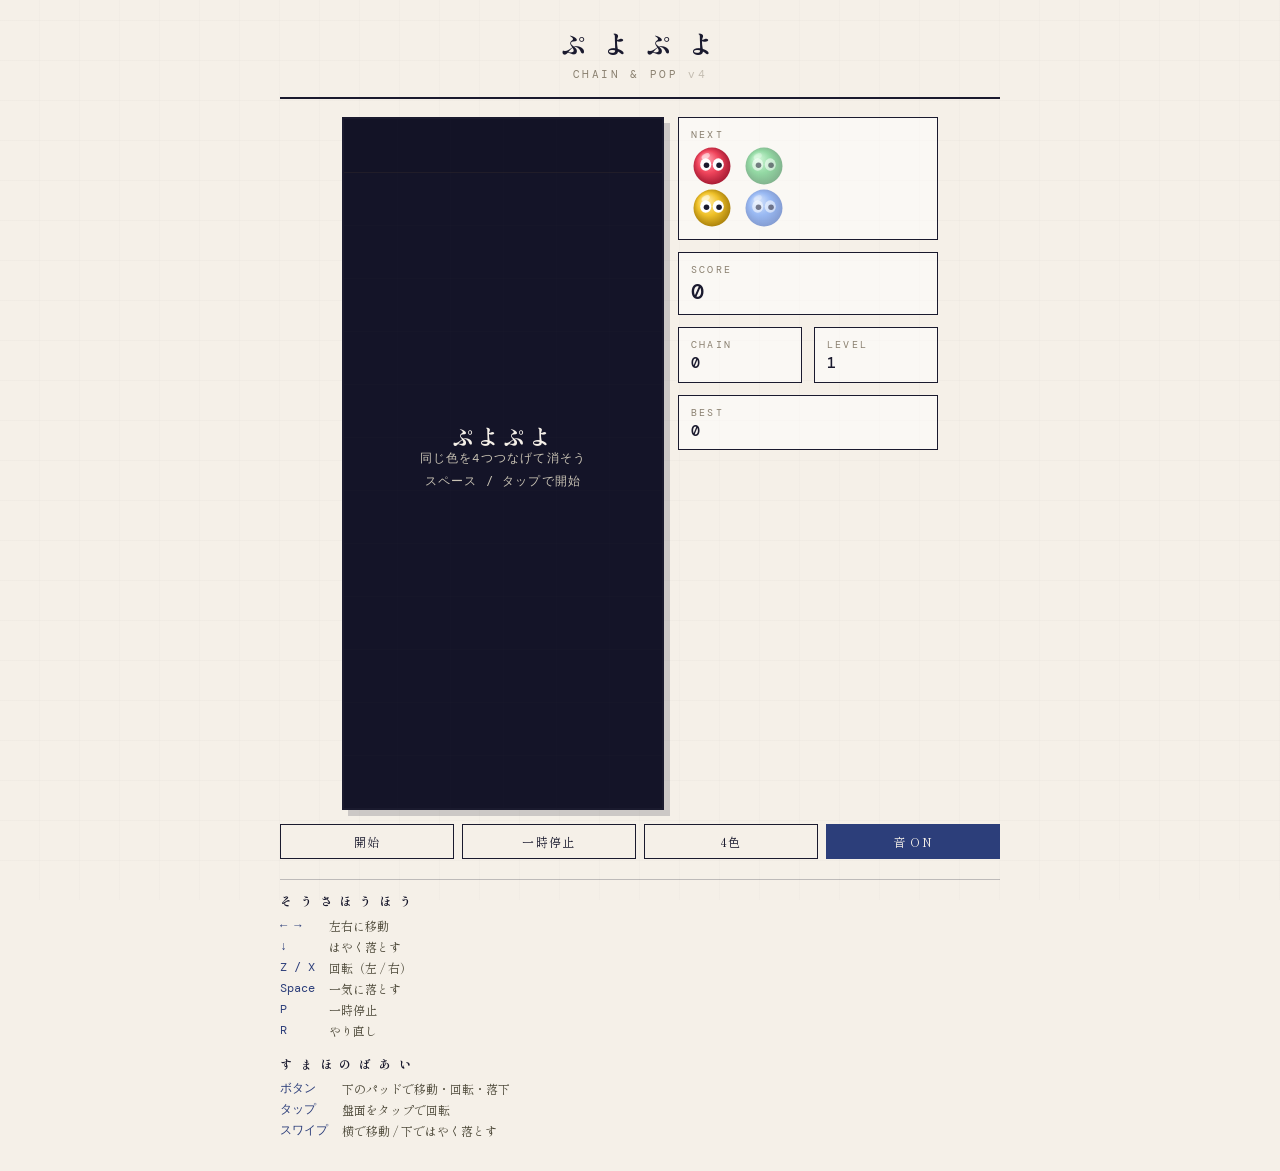
<file: puyo.html>
<!DOCTYPE html>
<html lang="ja">
<head>
<meta charset="UTF-8">
<meta name="viewport" content="width=device-width, initial-scale=1.0, user-scalable=no">
<title>ぷよぷよ｜M's 羅針盤</title>
<style>
  @import url('https://fonts.googleapis.com/css2?family=Shippori+Mincho:wght@600;800&family=DM+Mono:wght@400;500&display=swap');

  :root {
    --ink: #1a1a2e;
    --paper: #f5f0e8;
    --gold: #c9963a;
    --indigo: #2c3e7a;
    --muted: #8a8070;
    --field: #141428;
  }

  * { margin: 0; padding: 0; box-sizing: border-box; -webkit-tap-highlight-color: transparent; }

  body {
    font-family: 'Shippori Mincho', serif;
    background: var(--paper);
    color: var(--ink);
    min-height: 100vh;
    padding: 16px 12px 32px;
    overflow-x: hidden;
    touch-action: manipulation;
  }

  body::before {
    content: '';
    position: fixed;
    inset: 0;
    background-image:
      repeating-linear-gradient(0deg, transparent, transparent 39px, rgba(26,26,46,0.04) 40px),
      repeating-linear-gradient(90deg, transparent, transparent 39px, rgba(26,26,46,0.03) 40px);
    pointer-events: none;
    z-index: 0;
  }

  .container { max-width: 560px; margin: 0 auto; position: relative; z-index: 1; }

  /* 広い画面では盤面をさらに大きく取れるよう、器ごと広げる */
  @media (min-width: 561px) {
    .container { max-width: 720px; }
    .panel { max-width: 260px; }
  }

  .noscript {
    position: relative; z-index: 2;
    max-width: 560px; margin: 0 auto 16px;
    border: 2px solid var(--bad, #8b2020);
    background: #fff4f0; color: #6b1a1a;
    padding: 14px 16px; font-size: 13px; line-height: 1.8;
  }

  .header { text-align: center; padding: 8px 0 16px; border-bottom: 2px solid var(--ink); margin-bottom: 18px; }
  .header h1 { font-size: 26px; font-weight: 800; letter-spacing: 0.18em; }
  .header p { font-size: 11px; color: var(--muted); letter-spacing: 0.24em; margin-top: 6px; font-family: 'DM Mono', monospace; }

  .stage { display: flex; gap: 14px; align-items: flex-start; justify-content: center; }

  /* 幅は JS が canvas に直接指定する（親の実測値に依存させない） */
  .field-wrap {
    position: relative;
    flex: 0 0 auto;
    border: 2px solid var(--ink);
    background: var(--field);
    box-shadow: 6px 6px 0 rgba(26,26,46,0.18);
    line-height: 0;
  }
  /* 盤面上のスワイプでページが動かないようにする */
  #field { display: block; touch-action: none; }

  .overlay {
    position: absolute; inset: 0;
    display: none;
    flex-direction: column; align-items: center; justify-content: center;
    gap: 12px;
    background: rgba(20,20,40,0.86);
    color: var(--paper);
    text-align: center;
    padding: 16px;
  }
  .overlay.show { display: flex; }
  .overlay h2 { font-size: 22px; letter-spacing: 0.16em; font-weight: 800; }
  .overlay .sub { font-size: 12px; font-family: 'DM Mono', monospace; color: #c9c3b4; letter-spacing: 0.1em; line-height: 1.9; }

  .panel { flex: 1 1 auto; min-width: 130px; display: flex; flex-direction: column; gap: 12px; }

  .card { border: 1.5px solid var(--ink); background: rgba(255,255,255,0.5); padding: 10px 12px; }
  .card .label { font-size: 10px; letter-spacing: 0.22em; color: var(--muted); font-family: 'DM Mono', monospace; margin-bottom: 4px; }
  .card .value { font-size: 22px; font-family: 'DM Mono', monospace; font-weight: 500; line-height: 1.1; }
  .card .value.small { font-size: 15px; }

  .next-card { display: flex; align-items: center; gap: 12px; }
  #next { display: block; }

  .row2 { display: flex; gap: 12px; }
  .row2 .card { flex: 1; }

  .controls { display: flex; gap: 8px; margin-top: 14px; }
  button {
    font-family: 'Shippori Mincho', serif;
    font-size: 12px; letter-spacing: 0.12em;
    border: 1.5px solid var(--ink); background: var(--paper); color: var(--ink);
    padding: 8px 10px; cursor: pointer; flex: 1;
    transition: background 0.15s, color 0.15s;
  }
  button:hover { background: var(--ink); color: var(--paper); }
  button:active { transform: translateY(1px); }
  button.on { background: var(--indigo); color: var(--paper); border-color: var(--indigo); }

  /* タッチ操作パッド */
  .pad { display: none; margin-top: 14px; gap: 8px; }
  .pad button { font-size: 16px; padding: 14px 0; }
  .pad .wide { flex: 1.4; }
  @media (hover: none), (max-width: 560px) { .pad { display: flex; } }

  /* 狭い画面では横のパネルを上部の帯に組み替え、盤面に幅を明け渡す */
  @media (max-width: 560px) {
    body { padding: 10px 12px 28px; }
    .header { padding: 4px 0 10px; margin-bottom: 12px; }
    .header h1 { font-size: 20px; letter-spacing: 0.14em; }
    .header p { font-size: 9px; margin-top: 4px; }

    .stage { flex-direction: column; align-items: center; gap: 10px; }
    /* 盤面を操作パッドの真上に置きたいので、数値の帯は上へ回す */
    .panel { order: -1; width: 100%; flex-direction: row; align-items: stretch; gap: 6px; min-width: 0; }
    .panel > .card {
      flex: 1 1 0; min-width: 0; padding: 5px 7px;
      display: flex; flex-direction: column; justify-content: center;
    }
    .row2 { display: contents; }          /* CHAIN と LEVEL を帯に直接並べる */
    .best-card { display: none; }          /* BEST はゲームオーバー時に表示する */
    .card .label { font-size: 9px; letter-spacing: 0.12em; margin-bottom: 2px; }
    .card .value, .card .value.small { font-size: 16px; }
    .next-card { flex: 0 0 auto; }
    .controls { margin-top: 10px; }
    .controls button { padding: 8px 2px; font-size: 11px; letter-spacing: 0.04em; }
    .help { margin-top: 16px; }
  }

  .help { margin-top: 20px; border-top: 1px solid rgba(26,26,46,0.25); padding-top: 12px; }
  .help h3 { font-size: 12px; letter-spacing: 0.2em; margin-bottom: 8px; }
  .help dl { display: grid; grid-template-columns: auto 1fr; gap: 4px 14px; font-size: 12px; color: #4a4636; }
  .help dt { font-family: 'DM Mono', monospace; color: var(--indigo); white-space: nowrap; }
</style>
</head>
<body>
<script>
// 何かの理由でゲームが起動しなかったとき、黙って固まらずに画面へ理由を出す
window.addEventListener('error', function (e) {
  try {
    var ov = document.getElementById('overlay');
    var t = document.getElementById('ovTitle');
    var s = document.getElementById('ovSub');
    if (!ov || !t || !s) return;
    t.textContent = '起動できませんでした';
    s.textContent = (e.message || 'unknown error') + ' (' + (e.lineno || '?') + ')';
    ov.classList.add('show');
  } catch (_) {}
});
</script>
<noscript>
  <div class="noscript">
    <strong>このビューアーは JavaScript を実行しません。</strong>
    ぷよぷよは動かせません。ファイルを保存してから Safari や Chrome などの
    ブラウザで開いてください。
  </div>
</noscript>

<div class="container">
  <div class="header">
    <h1>ぷ よ ぷ よ</h1>
    <p>CHAIN &amp; POP <span style="opacity:0.45">v4</span></p>
  </div>

  <div class="stage">
    <div class="field-wrap">
      <canvas id="field"></canvas>
      <div class="overlay show" id="overlay">
        <!-- この文言は起動時に JS が書き換える。出たままなら JS が動いていない -->
        <h2 id="ovTitle">読み込み中…</h2>
        <div class="sub" id="ovSub">この表示のまま変わらない場合は、<br>ブラウザで開き直してください</div>
      </div>
    </div>

    <div class="panel">
      <div class="card next-card">
        <div>
          <div class="label">NEXT</div>
          <canvas id="next"></canvas>
        </div>
      </div>
      <div class="card">
        <div class="label">SCORE</div>
        <div class="value" id="score">0</div>
      </div>
      <div class="row2">
        <div class="card">
          <div class="label">CHAIN</div>
          <div class="value small" id="chain">0</div>
        </div>
        <div class="card">
          <div class="label">LEVEL</div>
          <div class="value small" id="level">1</div>
        </div>
      </div>
      <div class="card best-card">
        <div class="label">BEST</div>
        <div class="value small" id="best">0</div>
      </div>
    </div>
  </div>

  <div class="pad">
    <button data-act="left">←</button>
    <button data-act="rotL">↺</button>
    <button data-act="rotR">↻</button>
    <button data-act="right">→</button>
    <button data-act="drop" class="wide">▼</button>
  </div>

  <div class="controls">
    <button id="btnStart">開始</button>
    <button id="btnPause">一時停止</button>
    <button id="btnColors">4色</button>
    <button id="btnSound">音 ON</button>
  </div>

  <div class="help">
    <h3>そ う さ ほ う ほ う</h3>
    <dl>
      <dt>← →</dt><dd>左右に移動</dd>
      <dt>↓</dt><dd>はやく落とす</dd>
      <dt>Z / X</dt><dd>回転（左 / 右）</dd>
      <dt>Space</dt><dd>一気に落とす</dd>
      <dt>P</dt><dd>一時停止</dd>
      <dt>R</dt><dd>やり直し</dd>
    </dl>
    <h3 style="margin-top:16px">す ま ほ の ば あ い</h3>
    <dl>
      <dt>ボタン</dt><dd>下のパッドで移動・回転・落下</dd>
      <dt>タップ</dt><dd>盤面をタップで回転</dd>
      <dt>スワイプ</dt><dd>横で移動 / 下ではやく落とす</dd>
    </dl>
  </div>
</div>

<script>
(() => {
  'use strict';

  // ---------------------------------------------------------------- 定数
  const COLS = 6;
  const ROWS = 13;          // 0 行目はせり上がり領域（ゲームオーバー判定の外）
  const SPAWN_X = 2;
  const NEXT_LEN = 2;

  const POP_MS = 420;       // ぷよが消えるアニメーション
  const FALL_SPEED = 26;    // 連鎖落下の速さ（セル/秒）
  const LOCK_MS = 500;      // 接地してから固定されるまでの猶予
  const SOFT_MULT = 20;     // 下キーでの落下倍率

  const DIRS = [ {x:0,y:-1}, {x:1,y:0}, {x:0,y:1}, {x:-1,y:0} ]; // 上右下左

  const COLORS = [
    null,
    { base:'#f0455c', dark:'#98122b', light:'#ff9aa8' }, // 赤
    { base:'#3fbf62', dark:'#166b31', light:'#9ff0b4' }, // 緑
    { base:'#4a86f2', dark:'#1a45a8', light:'#a8c8ff' }, // 青
    { base:'#f0c22a', dark:'#9c7405', light:'#ffe89a' }, // 黄
    { base:'#ac5ce4', dark:'#5f2196', light:'#dfb0ff' }  // 紫
  ];

  // 連鎖ボーナス（連鎖数 - 1 で参照）
  const CHAIN_POWER = [0,8,16,32,64,96,128,160,192,224,256,288,320,352,384,416,448,480,512];
  const COLOR_BONUS = [0,3,6,12,24];                     // 同時に消えた色数 - 1
  const GROUP_BONUS = [0,2,3,4,5,6,7,10];                // 4個消しからの超過分

  // ---------------------------------------------------------------- DOM
  const fieldCv = document.getElementById('field');
  const fctx = fieldCv.getContext('2d');
  const nextCv = document.getElementById('next');
  const nctx = nextCv.getContext('2d');
  const overlay = document.getElementById('overlay');
  const ovTitle = document.getElementById('ovTitle');
  const ovSub = document.getElementById('ovSub');
  const elScore = document.getElementById('score');
  const elChain = document.getElementById('chain');
  const elLevel = document.getElementById('level');
  const elBest = document.getElementById('best');
  const btnStart = document.getElementById('btnStart');
  const btnPause = document.getElementById('btnPause');
  const btnColors = document.getElementById('btnColors');
  const btnSound = document.getElementById('btnSound');

  // ---------------------------------------------------------------- 状態
  let CELL = 34;
  let board = [];           // board[y][x] = 0 | 色番号
  let offset = [];          // 落下アニメーション用のピクセルずれ（負 = 上）
  let popping = [];         // popping[y][x] = true で消滅中

  let mode = 'ready';       // ready | play | resolve | pause | over
  let phase = 'drop';       // resolve 中の内訳: drop | pop
  let pair = null;          // { ax, ay, dir, a, b }
  let queue = [];
  let colorCount = 4;

  // iframe 内などでは localStorage が例外を投げることがあるので必ず包む
  const store = {
    get(key) { try { return localStorage.getItem(key); } catch (e) { return null; } },
    set(key, val) { try { localStorage.setItem(key, val); } catch (e) { /* 保存できなくても続行 */ } }
  };

  let score = 0, chain = 0, maxChain = 0, level = 1, placed = 0;
  let best = Number(store.get('puyo.best') || 0);

  let fallTimer = 0, lockTimer = 0, popTimer = 0;
  let softDrop = false;
  let pausedBefore = null;  // 一時停止から戻る先
  let flash = [];           // 連鎖表示のポップアップ
  let soundOn = true;
  let lastTime = 0;

  // ---------------------------------------------------------------- 音
  let audioCtx = null;
  function beep(freq, dur, type, gain) {
    if (!soundOn) return;
    try {
      if (!audioCtx) audioCtx = new (window.AudioContext || window.webkitAudioContext)();
      if (audioCtx.state === 'suspended') audioCtx.resume();
      const osc = audioCtx.createOscillator();
      const g = audioCtx.createGain();
      osc.type = type || 'square';
      osc.frequency.value = freq;
      g.gain.setValueAtTime(gain || 0.05, audioCtx.currentTime);
      g.gain.exponentialRampToValueAtTime(0.0001, audioCtx.currentTime + dur);
      osc.connect(g); g.connect(audioCtx.destination);
      osc.start(); osc.stop(audioCtx.currentTime + dur);
    } catch (e) { /* 音が出せない環境は無視 */ }
  }

  // ---------------------------------------------------------------- 盤面
  function emptyGrid(fill) {
    return Array.from({ length: ROWS }, () => Array.from({ length: COLS }, () => fill));
  }

  function resetBoard() {
    board = emptyGrid(0);
    offset = emptyGrid(0);
    popping = emptyGrid(false);
  }

  function inField(x, y) { return x >= 0 && x < COLS && y >= 0 && y < ROWS; }

  function pairCells(ax, ay, dir) {
    const o = DIRS[dir];
    return [ { x: ax, y: ay }, { x: ax + o.x, y: ay + o.y } ];
  }

  function canPlace(ax, ay, dir) {
    for (const c of pairCells(ax, ay, dir)) {
      if (!inField(c.x, c.y)) return false;
      if (board[c.y][c.x]) return false;
    }
    return true;
  }

  // ---------------------------------------------------------------- ぷよ供給
  function randColor() { return 1 + Math.floor(Math.random() * colorCount); }

  function fillQueue() {
    while (queue.length < NEXT_LEN + 1) queue.push({ a: randColor(), b: randColor() });
  }

  function spawnPair() {
    fillQueue();
    const q = queue.shift();
    fillQueue();
    pair = { ax: SPAWN_X, ay: 1, dir: 0, a: q.a, b: q.b };
    fallTimer = 0;
    lockTimer = 0;
    softDrop = false;
    if (!canPlace(pair.ax, pair.ay, pair.dir)) { gameOver(); return; }
    mode = 'play';
    drawNext();
  }

  // ---------------------------------------------------------------- 操作
  function moveH(dx) {
    if (mode !== 'play' || !pair) return;
    if (canPlace(pair.ax + dx, pair.ay, pair.dir)) {
      pair.ax += dx;
      if (!canPlace(pair.ax, pair.ay + 1, pair.dir)) lockTimer = 0; // 接地猶予をリセット
      beep(440, 0.03, 'square', 0.03);
    }
  }

  function rotate(cw) {
    if (mode !== 'play' || !pair) return;
    const nd = (pair.dir + (cw ? 1 : 3)) % 4;
    const o = DIRS[nd];

    if (canPlace(pair.ax, pair.ay, nd)) {
      pair.dir = nd;
    } else if (canPlace(pair.ax - o.x, pair.ay - o.y, nd)) {
      // 壁蹴り・床蹴り：軸ぷよを子ぷよの反対側へ逃がす
      pair.ax -= o.x; pair.ay -= o.y; pair.dir = nd;
    } else if (canPlace(pair.ax, pair.ay, (pair.dir + 2) % 4)) {
      // 両側が塞がっていればクイックターン
      pair.dir = (pair.dir + 2) % 4;
    } else {
      return;
    }
    if (!canPlace(pair.ax, pair.ay + 1, pair.dir)) lockTimer = 0;
    beep(660, 0.04, 'square', 0.035);
  }

  function stepDown() {
    if (canPlace(pair.ax, pair.ay + 1, pair.dir)) { pair.ay++; return true; }
    return false;
  }

  function hardDrop() {
    if (mode !== 'play' || !pair) return;
    let n = 0;
    while (stepDown()) n++;
    score += n * 2;
    lockPair();
  }

  // ---------------------------------------------------------------- 固定と連鎖
  function lockPair() {
    for (const c of pairCells(pair.ax, pair.ay, pair.dir)) {
      const color = (c.x === pair.ax && c.y === pair.ay) ? pair.a : pair.b;
      if (inField(c.x, c.y)) board[c.y][c.x] = color;
    }
    pair = null;
    placed++;
    level = 1 + Math.floor(placed / 20);
    chain = 0;
    beep(200, 0.06, 'triangle', 0.05);
    mode = 'resolve';
    startFall();
  }

  // 各列を下に詰め、落下距離をアニメーション用のずれとして記録する
  function startFall() {
    let moved = false;
    for (let x = 0; x < COLS; x++) {
      let write = ROWS - 1;
      for (let y = ROWS - 1; y >= 0; y--) {
        if (!board[y][x]) continue;
        if (write !== y) {
          board[write][x] = board[y][x];
          board[y][x] = 0;
          offset[write][x] = offset[y][x] - (write - y) * CELL;
          offset[y][x] = 0;
          moved = true;
        }
        write--;
      }
    }
    phase = 'drop';
    if (!moved) settleFall();
  }

  function fallDone() {
    for (let y = 0; y < ROWS; y++) for (let x = 0; x < COLS; x++) if (offset[y][x] !== 0) return false;
    return true;
  }

  // 4つ以上つながった塊を探す
  function findGroups() {
    const seen = emptyGrid(false);
    const groups = [];
    for (let y = 0; y < ROWS; y++) {
      for (let x = 0; x < COLS; x++) {
        if (seen[y][x] || !board[y][x]) continue;
        const color = board[y][x];
        const stack = [[x, y]];
        const cells = [];
        seen[y][x] = true;
        while (stack.length) {
          const [cx, cy] = stack.pop();
          cells.push([cx, cy]);
          const nb = [[cx+1,cy],[cx-1,cy],[cx,cy+1],[cx,cy-1]];
          for (const [nx, ny] of nb) {
            if (!inField(nx, ny) || seen[ny][nx]) continue;
            if (board[ny][nx] !== color) continue;
            seen[ny][nx] = true;
            stack.push([nx, ny]);
          }
        }
        // 0 行目（せり上がり領域）だけの塊は消えない扱いにはせず、通常どおり判定する
        if (cells.length >= 4) groups.push({ color, cells });
      }
    }
    return groups;
  }

  // 落下が終わった時点で消える塊があるか調べる
  function settleFall() {
    const groups = findGroups();
    if (groups.length === 0) { endResolve(); return; }

    chain++;
    maxChain = Math.max(maxChain, chain);

    let cleared = 0;
    let groupBonus = 0;
    const colors = new Set();
    for (const g of groups) {
      cleared += g.cells.length;
      colors.add(g.color);
      const over = Math.min(g.cells.length - 4, GROUP_BONUS.length - 1);
      groupBonus += GROUP_BONUS[Math.max(0, over)];
      for (const [x, y] of g.cells) popping[y][x] = true;
    }

    const cp = CHAIN_POWER[Math.min(chain - 1, CHAIN_POWER.length - 1)];
    const cb = COLOR_BONUS[Math.min(colors.size - 1, COLOR_BONUS.length - 1)];
    const bonus = Math.max(1, Math.min(999, cp + cb + groupBonus));
    score += 10 * cleared * bonus;

    if (chain >= 2) addFlash(chain + ' 連鎖!');
    beep(300 + chain * 90, 0.12, 'square', 0.06);

    phase = 'pop';
    popTimer = 0;
    updateHud();
  }

  function finishPop() {
    for (let y = 0; y < ROWS; y++) {
      for (let x = 0; x < COLS; x++) {
        if (popping[y][x]) { popping[y][x] = false; board[y][x] = 0; }
      }
    }
    startFall();
  }

  function endResolve() {
    // 全消しボーナス
    let any = false;
    for (let y = 0; y < ROWS && !any; y++) for (let x = 0; x < COLS; x++) if (board[y][x]) { any = true; break; }
    if (!any && placed > 0) {
      score += 3600;
      addFlash('全 消 し!');
      beep(880, 0.2, 'sine', 0.07);
    }
    updateHud();
    spawnPair();
  }

  function gameOver() {
    mode = 'over';
    pair = null;
    if (score > best) { best = score; store.set('puyo.best', String(best)); }
    updateHud();
    ovTitle.textContent = 'ゲームオーバー';
    ovSub.innerHTML = 'SCORE ' + score + ' / 最大 ' + maxChain + ' 連鎖<br>スペース / タップでもう一度';
    overlay.classList.add('show');
    beep(160, 0.5, 'sawtooth', 0.05);
  }

  // ---------------------------------------------------------------- 表示更新
  function addFlash(text) {
    flash.push({ text, t: 0 });
  }

  function updateHud() {
    elScore.textContent = score;
    elChain.textContent = chain;
    elLevel.textContent = level;
    elBest.textContent = Math.max(best, score);
  }

  function dropInterval() {
    const base = Math.max(70, 800 * Math.pow(0.86, level - 1));
    return softDrop ? base / SOFT_MULT : base;
  }

  // ---------------------------------------------------------------- ループ
  function tick(now) {
    const dt = Math.min(64, now - lastTime || 16);
    lastTime = now;

    if (mode === 'play' && pair) {
      fallTimer += dt;
      const iv = dropInterval();
      while (fallTimer >= iv) {
        fallTimer -= iv;
        if (stepDown()) { if (softDrop) score += 1; }
        else break;
      }
      if (!canPlace(pair.ax, pair.ay + 1, pair.dir)) {
        lockTimer += dt;
        if (lockTimer >= LOCK_MS || softDrop) lockPair();
      } else {
        lockTimer = 0;
      }
    } else if (mode === 'resolve') {
      if (phase === 'drop') {
        const step = FALL_SPEED * CELL * dt / 1000;
        for (let y = 0; y < ROWS; y++) {
          for (let x = 0; x < COLS; x++) {
            if (offset[y][x] < 0) offset[y][x] = Math.min(0, offset[y][x] + step);
          }
        }
        if (fallDone()) settleFall();
      } else if (phase === 'pop') {
        popTimer += dt;
        if (popTimer >= POP_MS) finishPop();
      }
    }

    for (let i = flash.length - 1; i >= 0; i--) {
      flash[i].t += dt;
      if (flash[i].t > 1100) flash.splice(i, 1);
    }

    render();
    requestAnimationFrame(tick);
  }

  // ---------------------------------------------------------------- 描画
  function roundRect(ctx, x, y, w, h, r) {
    ctx.beginPath();
    ctx.moveTo(x + r, y);
    ctx.arcTo(x + w, y, x + w, y + h, r);
    ctx.arcTo(x + w, y + h, x, y + h, r);
    ctx.arcTo(x, y + h, x, y, r);
    ctx.arcTo(x, y, x + w, y, r);
    ctx.closePath();
  }

  // conn: {u,d,l,r} つながっている方向へ本体を伸ばす
  function drawPuyo(ctx, px, py, size, color, conn, alpha, scale) {
    const c = COLORS[color];
    if (!c) return;
    const s = size * (scale === undefined ? 1 : scale);
    const cx = px + size / 2;
    const cy = py + size / 2;
    const r = s * 0.44;

    ctx.save();
    ctx.globalAlpha = alpha === undefined ? 1 : alpha;

    // つながり部分
    if (conn && s === size) {
      ctx.fillStyle = c.base;
      const t = size * 0.62, h = size * 0.55;
      if (conn.u) { roundRect(ctx, cx - t/2, cy - size*0.62, t, h, 3); ctx.fill(); }
      if (conn.d) { roundRect(ctx, cx - t/2, cy + size*0.07, t, h, 3); ctx.fill(); }
      if (conn.l) { roundRect(ctx, cx - size*0.62, cy - t/2, h, t, 3); ctx.fill(); }
      if (conn.r) { roundRect(ctx, cx + size*0.07, cy - t/2, h, t, 3); ctx.fill(); }
    }

    // 本体
    const grad = ctx.createRadialGradient(cx - r*0.35, cy - r*0.4, r*0.15, cx, cy, r*1.15);
    grad.addColorStop(0, c.light);
    grad.addColorStop(0.45, c.base);
    grad.addColorStop(1, c.dark);
    ctx.fillStyle = grad;
    ctx.beginPath();
    ctx.arc(cx, cy, r, 0, Math.PI * 2);
    ctx.fill();

    // 目
    const er = r * 0.30, ex = r * 0.34, ey = -r * 0.08;
    ctx.fillStyle = '#fff';
    ctx.beginPath(); ctx.ellipse(cx - ex, cy + ey, er, er * 1.12, 0, 0, Math.PI * 2); ctx.fill();
    ctx.beginPath(); ctx.ellipse(cx + ex, cy + ey, er, er * 1.12, 0, 0, Math.PI * 2); ctx.fill();
    ctx.fillStyle = '#1a1a2e';
    ctx.beginPath(); ctx.arc(cx - ex + er*0.14, cy + ey + er*0.12, er * 0.5, 0, Math.PI * 2); ctx.fill();
    ctx.beginPath(); ctx.arc(cx + ex + er*0.14, cy + ey + er*0.12, er * 0.5, 0, Math.PI * 2); ctx.fill();

    // ハイライト
    ctx.fillStyle = 'rgba(255,255,255,0.5)';
    ctx.beginPath(); ctx.ellipse(cx - r*0.34, cy - r*0.52, r*0.24, r*0.14, -0.5, 0, Math.PI * 2); ctx.fill();

    ctx.restore();
  }

  function connectionsAt(x, y) {
    const color = board[y][x];
    const same = (nx, ny) =>
      inField(nx, ny) && board[ny][nx] === color &&
      popping[ny][nx] === popping[y][x] &&
      offset[ny][nx] === offset[y][x];
    return { u: same(x, y-1), d: same(x, y+1), l: same(x-1, y), r: same(x+1, y) };
  }

  function landingY() {
    let y = pair.ay;
    while (canPlace(pair.ax, y + 1, pair.dir)) y++;
    return y;
  }

  function render() {
    const W = COLS * CELL, H = ROWS * CELL;
    fctx.clearRect(0, 0, W, H);

    // 背景（0 行目はせり上がり領域として暗く）
    fctx.fillStyle = '#141428';
    fctx.fillRect(0, CELL, W, H - CELL);
    fctx.fillStyle = '#0c0c1a';
    fctx.fillRect(0, 0, W, CELL);

    // 方眼
    fctx.strokeStyle = 'rgba(255,255,255,0.05)';
    fctx.lineWidth = 1;
    for (let x = 1; x < COLS; x++) {
      fctx.beginPath(); fctx.moveTo(x * CELL + 0.5, 0); fctx.lineTo(x * CELL + 0.5, H); fctx.stroke();
    }
    for (let y = 2; y < ROWS; y++) {
      fctx.beginPath(); fctx.moveTo(0, y * CELL + 0.5); fctx.lineTo(W, y * CELL + 0.5); fctx.stroke();
    }
    fctx.strokeStyle = 'rgba(201,150,58,0.5)';
    fctx.beginPath(); fctx.moveTo(0, CELL + 0.5); fctx.lineTo(W, CELL + 0.5); fctx.stroke();

    // 落下予測
    if (mode === 'play' && pair) {
      const gy = landingY();
      if (gy !== pair.ay) {
        for (const c of pairCells(pair.ax, gy, pair.dir)) {
          if (c.y < 0) continue;
          fctx.save();
          fctx.globalAlpha = 0.22;
          fctx.strokeStyle = '#f5f0e8';
          fctx.lineWidth = 2;
          fctx.beginPath();
          fctx.arc(c.x * CELL + CELL/2, c.y * CELL + CELL/2, CELL * 0.4, 0, Math.PI * 2);
          fctx.stroke();
          fctx.restore();
        }
      }
    }

    // 盤面のぷよ
    const popT = popTimer / POP_MS;
    for (let y = 0; y < ROWS; y++) {
      for (let x = 0; x < COLS; x++) {
        const color = board[y][x];
        if (!color) continue;
        const px = x * CELL, py = y * CELL + offset[y][x];
        if (popping[y][x]) {
          if (popT < 0.55) {
            // 点滅
            const on = Math.floor(popT / 0.09) % 2 === 0;
            drawPuyo(fctx, px, py, CELL, color, null, 1, 1);
            if (!on) {
              fctx.save();
              fctx.globalAlpha = 0.75;
              fctx.fillStyle = '#fff';
              fctx.beginPath();
              fctx.arc(px + CELL/2, py + CELL/2, CELL * 0.44, 0, Math.PI * 2);
              fctx.fill();
              fctx.restore();
            }
          } else {
            const k = (popT - 0.55) / 0.45;
            drawPuyo(fctx, px, py, CELL, color, null, 1 - k, 1 - k * 0.85);
          }
        } else {
          drawPuyo(fctx, px, py, CELL, color, connectionsAt(x, y), 1, 1);
        }
      }
    }

    // 操作中のぷよ
    if (pair) {
      const cells = pairCells(pair.ax, pair.ay, pair.dir);
      const cols = [pair.a, pair.b];
      for (let i = 0; i < 2; i++) {
        const c = cells[i];
        if (c.y < 0) continue;
        drawPuyo(fctx, c.x * CELL, c.y * CELL, CELL, cols[i], null, 1, 1);
      }
    }

    // 連鎖・全消し表示
    for (const f of flash) {
      const k = f.t / 1100;
      fctx.save();
      fctx.globalAlpha = Math.max(0, 1 - Math.pow(k, 3));
      fctx.textAlign = 'center';
      fctx.textBaseline = 'middle';
      fctx.font = '800 ' + Math.round(CELL * 0.86) + 'px "Hiragino Mincho ProN", "Yu Mincho", "Shippori Mincho", serif';
      const ty = H * 0.42 - k * CELL * 1.6;
      fctx.lineWidth = Math.max(3, CELL * 0.12);
      fctx.strokeStyle = '#1a1a2e';
      fctx.strokeText(f.text, W / 2, ty);
      fctx.fillStyle = '#f0c22a';
      fctx.fillText(f.text, W / 2, ty);
      fctx.restore();
    }
  }

  function drawNext() {
    const s = Math.round(CELL * 0.8);
    const w = s * NEXT_LEN + 10 * (NEXT_LEN - 1);
    const h = s * 2;
    setupCanvas(nextCv, nctx, w, h);
    nctx.clearRect(0, 0, w, h);
    for (let i = 0; i < NEXT_LEN && i < queue.length; i++) {
      const q = queue[i];
      const x = i * (s + 10);
      const a = i === 0 ? 1 : 0.55;
      drawPuyo(nctx, x, 0, s, q.b, null, a, 1);
      drawPuyo(nctx, x, s, s, q.a, null, a, 1);
    }
  }

  // ---------------------------------------------------------------- レイアウト
  function setupCanvas(cv, ctx, w, h) {
    const dpr = window.devicePixelRatio || 1;
    cv.width = Math.round(w * dpr);
    cv.height = Math.round(h * dpr);
    cv.style.width = w + 'px';
    cv.style.height = h + 'px';
    ctx.setTransform(dpr, 0, 0, dpr, 0, 0);
  }

  // セルの大きさはビューポートから直接決める。
  // 親要素の実測値に頼ると、レイアウト確定前に呼ばれた環境（一部の
  // アプリ内ブラウザやファイルプレビュー）で 0 になり盤面が潰れるため。
  function layout() {
    const vw = Math.max(240, document.documentElement.clientWidth || window.innerWidth || 360);
    const vh = Math.max(320, window.innerHeight || document.documentElement.clientHeight || 640);

    // 狭い画面はパネルを上に逃がして横幅を丸ごと使う（CSS の 560px と対応）
    const stacked = vw < 560;
    const byW = stacked ? (vw - 24) / COLS
                        : Math.min(vw - 24, 720) * 0.58 / COLS;
    // 盤面以外（見出し・数値の帯・操作パッド）に要る高さを差し引く
    const byH = (vh - (stacked ? 268 : 210)) / ROWS;
    CELL = Math.max(16, Math.min(56, Math.floor(Math.min(byW, byH))));

    const dpr = Math.min(3, window.devicePixelRatio || 1);
    const cssW = CELL * COLS, cssH = CELL * ROWS;
    fieldCv.width = Math.round(cssW * dpr);
    fieldCv.height = Math.round(cssH * dpr);
    // CSS 側の高さも必ず明示する（height:auto の解釈に依存しない）
    fieldCv.style.width = cssW + 'px';
    fieldCv.style.height = cssH + 'px';
    fctx.setTransform(dpr, 0, 0, dpr, 0, 0);

    // ずれはピクセル単位なのでサイズが変わったら落下中の分は着地させる
    for (let y = 0; y < ROWS; y++) for (let x = 0; x < COLS; x++) offset[y][x] = 0;
    drawNext();
    render();
  }

  // ---------------------------------------------------------------- ゲーム制御
  function startGame() {
    resetBoard();
    queue = [];
    fillQueue();
    score = 0; chain = 0; maxChain = 0; level = 1; placed = 0;
    flash = [];
    popTimer = 0;
    overlay.classList.remove('show');
    updateHud();
    spawnPair();
  }

  function togglePause() {
    if (mode === 'pause') {
      mode = pausedBefore || 'play';
      pausedBefore = null;
      overlay.classList.remove('show');
    } else if (mode === 'play' || mode === 'resolve') {
      pausedBefore = mode;
      mode = 'pause';
      ovTitle.textContent = '一時停止';
      ovSub.innerHTML = 'P / タップで再開';
      overlay.classList.add('show');
    }
  }

  function primaryAction() {
    if (mode === 'ready' || mode === 'over') startGame();
    else if (mode === 'pause') togglePause();
    else hardDrop();
  }

  // ---------------------------------------------------------------- 入力
  document.addEventListener('keydown', (e) => {
    const k = e.key;
    if (['ArrowLeft','ArrowRight','ArrowDown','ArrowUp',' ','Spacebar'].includes(k)) e.preventDefault();
    switch (k) {
      case 'ArrowLeft':  moveH(-1); break;
      case 'ArrowRight': moveH(1); break;
      case 'ArrowDown':  softDrop = true; break;
      case 'ArrowUp':
      case 'x': case 'X': rotate(true); break;
      case 'z': case 'Z': rotate(false); break;
      case ' ': case 'Spacebar': primaryAction(); break;
      case 'p': case 'P': togglePause(); break;
      case 'r': case 'R': startGame(); break;
    }
  });

  document.addEventListener('keyup', (e) => {
    if (e.key === 'ArrowDown') softDrop = false;
  });

  // iframe に埋め込まれている場合、クリックで自分にフォーカスを移さないとキー入力が届かない
  document.addEventListener('pointerdown', () => { try { window.focus(); } catch (e) {} });

  overlay.addEventListener('click', primaryAction);

  btnStart.addEventListener('click', startGame);
  btnPause.addEventListener('click', togglePause);
  btnColors.addEventListener('click', () => {
    colorCount = colorCount === 4 ? 5 : 4;
    btnColors.textContent = colorCount + '色';
    startGame();
  });
  btnSound.addEventListener('click', () => {
    soundOn = !soundOn;
    btnSound.textContent = soundOn ? '音 ON' : '音 OFF';
    btnSound.classList.toggle('on', soundOn);
    if (soundOn) beep(660, 0.06, 'sine', 0.05);
  });
  btnSound.classList.add('on');

  // タッチパッド
  document.querySelectorAll('.pad button').forEach((b) => {
    const act = b.dataset.act;
    const fire = (e) => {
      e.preventDefault();
      if (mode === 'ready' || mode === 'over' || mode === 'pause') { primaryAction(); return; }
      if (act === 'left') moveH(-1);
      else if (act === 'right') moveH(1);
      else if (act === 'rotL') rotate(false);
      else if (act === 'rotR') rotate(true);
      else if (act === 'drop') hardDrop();
    };
    b.addEventListener('touchstart', fire, { passive: false });
    b.addEventListener('click', fire);
  });

  // フィールドのスワイプ操作
  let touchStart = null;
  fieldCv.addEventListener('touchstart', (e) => {
    const t = e.touches[0];
    touchStart = { x: t.clientX, y: t.clientY, time: Date.now(), moved: false };
  }, { passive: true });
  fieldCv.addEventListener('touchmove', (e) => {
    if (!touchStart || mode !== 'play') return;
    const t = e.touches[0];
    const dx = t.clientX - touchStart.x;
    const dy = t.clientY - touchStart.y;
    if (Math.abs(dx) > CELL * 0.8 && Math.abs(dx) > Math.abs(dy)) {
      moveH(dx > 0 ? 1 : -1);
      touchStart.x = t.clientX;
      touchStart.moved = true;
    } else if (dy > CELL * 1.2) {
      softDrop = true;
      touchStart.moved = true;
    }
  }, { passive: true });
  fieldCv.addEventListener('touchend', () => {
    softDrop = false;
    if (touchStart && !touchStart.moved && Date.now() - touchStart.time < 250) {
      if (mode === 'play') rotate(true); else primaryAction();
    }
    touchStart = null;
  }, { passive: true });

  window.addEventListener('resize', layout);
  window.addEventListener('orientationchange', layout);
  // 表示が確定するのが遅い環境向けに、少し待ってから測り直す
  window.addEventListener('load', layout);
  setTimeout(layout, 300);
  setTimeout(layout, 1200);

  // ---------------------------------------------------------------- 起動
  function showReady() {
    ovTitle.textContent = 'ぷよぷよ';
    ovSub.innerHTML = '同じ色を4つつなげて消そう<br>スペース / タップで開始';
    overlay.classList.add('show');
  }

  resetBoard();
  fillQueue();
  layout();
  showReady();
  updateHud();
  requestAnimationFrame((t) => { lastTime = t; tick(t); });
})();
</script>
</body>
</html>
</file>
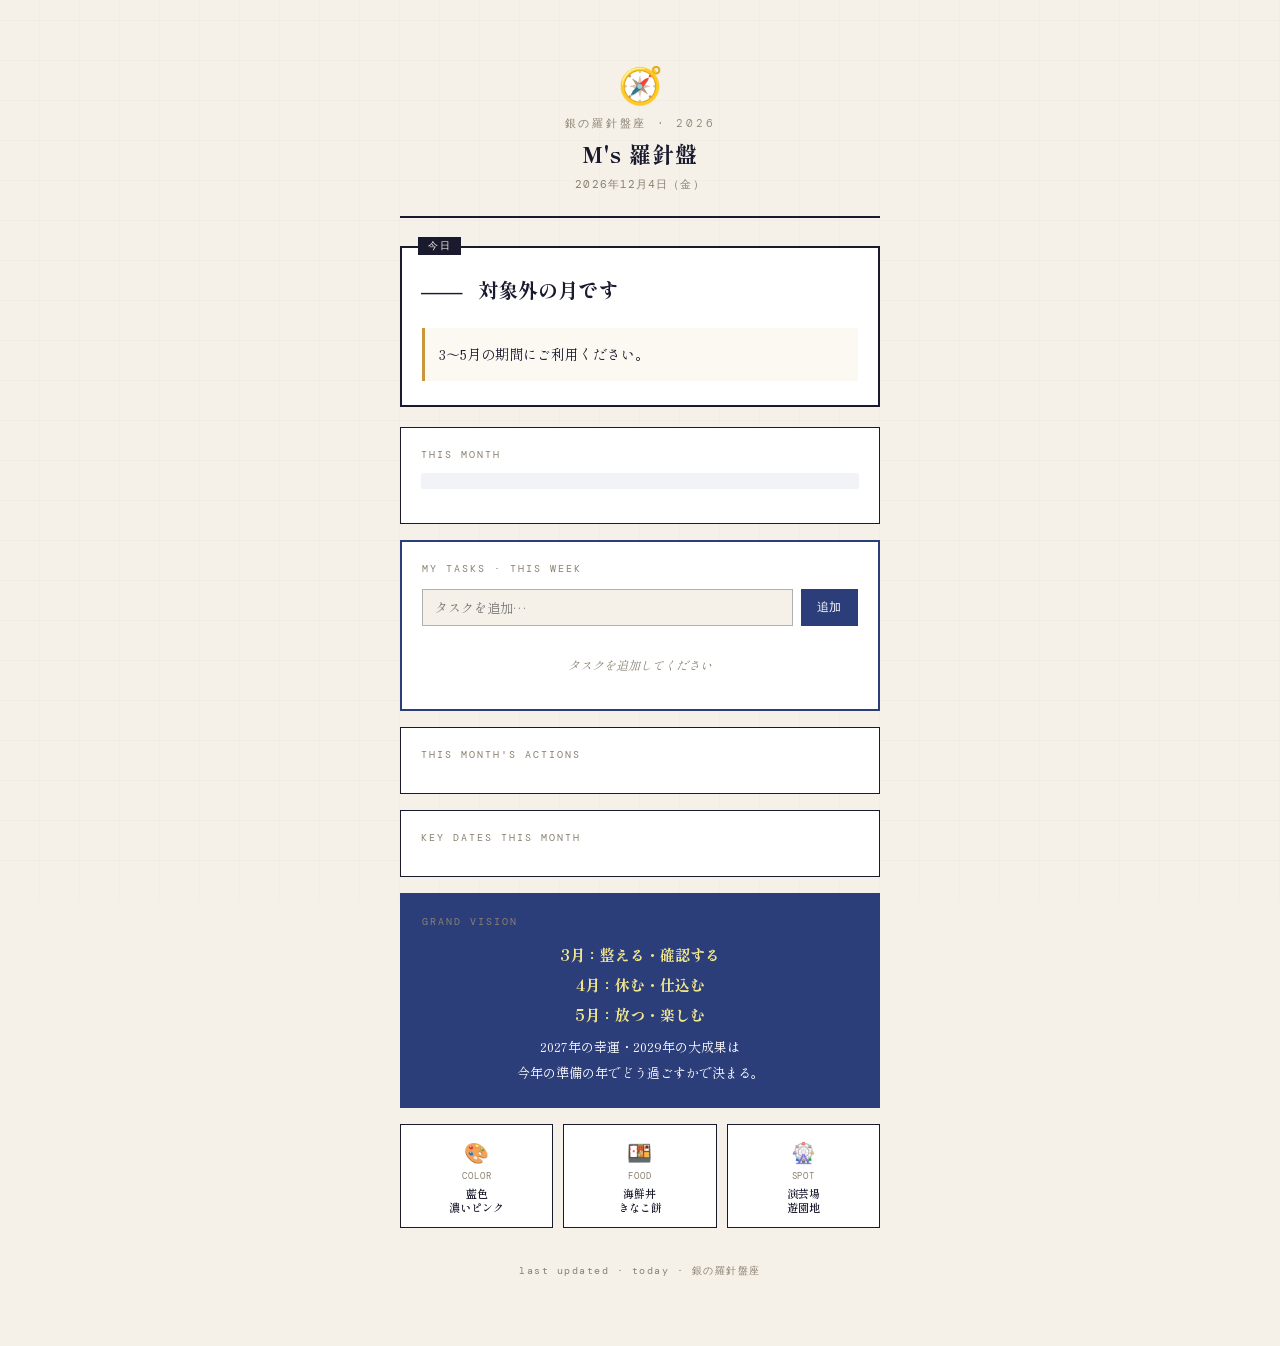
<file: schedule_dashboard.html>
<!DOCTYPE html>
<html lang="ja">
<head>
<meta charset="UTF-8">
<meta name="viewport" content="width=device-width, initial-scale=1.0">
<title>銀の羅針盤座｜M's 羅針盤</title>
<style>
  @import url('https://fonts.googleapis.com/css2?family=Shippori+Mincho:wght@400;600;800&family=DM+Mono:wght@300;400;500&display=swap');

  :root {
    --ink: #1a1a2e;
    --paper: #f5f0e8;
    --gold: #c9963a;
    --indigo: #2c3e7a;
    --pink: #c0547a;
    --muted: #8a8070;
    --good: #2d7a4f;
    --bad: #8b2020;
    --warn: #7a5c1e;
  }

  * { margin: 0; padding: 0; box-sizing: border-box; }

  body {
    font-family: 'Shippori Mincho', serif;
    background: var(--paper);
    color: var(--ink);
    min-height: 100vh;
    padding: 24px 16px 48px;
    position: relative;
    overflow-x: hidden;
  }

  /* 和紙テクスチャ風背景 */
  body::before {
    content: '';
    position: fixed;
    inset: 0;
    background-image:
      repeating-linear-gradient(0deg, transparent, transparent 39px, rgba(26,26,46,0.04) 40px),
      repeating-linear-gradient(90deg, transparent, transparent 39px, rgba(26,26,46,0.03) 40px);
    pointer-events: none;
    z-index: 0;
  }

  .container {
    max-width: 480px;
    margin: 0 auto;
    position: relative;
    z-index: 1;
  }

  /* ヘッダー */
  .header {
    text-align: center;
    padding: 32px 0 24px;
    border-bottom: 2px solid var(--ink);
    margin-bottom: 28px;
    position: relative;
  }

  .compass-icon {
    font-size: 36px;
    display: block;
    margin-bottom: 8px;
    animation: spin-slow 20s linear infinite;
  }

  @keyframes spin-slow {
    from { transform: rotate(0deg); }
    to { transform: rotate(360deg); }
  }

  .header-title {
    font-size: 11px;
    letter-spacing: 0.25em;
    color: var(--muted);
    font-family: 'DM Mono', monospace;
    font-weight: 300;
    text-transform: uppercase;
    margin-bottom: 6px;
  }

  .header-main {
    font-size: 22px;
    font-weight: 800;
    color: var(--ink);
    letter-spacing: 0.05em;
  }

  /* 今日の日付 */
  .date-display {
    font-family: 'DM Mono', monospace;
    font-size: 11px;
    color: var(--muted);
    margin-top: 8px;
    letter-spacing: 0.1em;
  }

  /* 今日のカード */
  .today-card {
    border: 2px solid var(--ink);
    padding: 24px 20px;
    margin-bottom: 20px;
    position: relative;
    background: white;
    animation: fadeUp 0.6s ease both;
  }

  @keyframes fadeUp {
    from { opacity: 0; transform: translateY(16px); }
    to { opacity: 1; transform: translateY(0); }
  }

  .today-card::before {
    content: '今日';
    position: absolute;
    top: -11px;
    left: 16px;
    background: var(--ink);
    color: var(--paper);
    font-size: 10px;
    letter-spacing: 0.15em;
    padding: 2px 10px;
    font-family: 'DM Mono', monospace;
  }

  .today-energy {
    display: flex;
    align-items: center;
    gap: 16px;
    margin-bottom: 16px;
  }

  .energy-badge {
    font-size: 40px;
    line-height: 1;
    flex-shrink: 0;
  }

  .energy-text h2 {
    font-size: 20px;
    font-weight: 800;
    line-height: 1.2;
  }

  .energy-text .energy-sub {
    font-size: 12px;
    color: var(--muted);
    margin-top: 4px;
    font-family: 'DM Mono', monospace;
  }

  .today-message {
    font-size: 14px;
    line-height: 1.8;
    padding: 14px;
    border-left: 3px solid var(--gold);
    background: rgba(201,150,58,0.06);
    color: var(--ink);
  }

  /* 月間カード */
  .month-card {
    border: 1.5px solid var(--ink);
    padding: 20px;
    margin-bottom: 16px;
    background: white;
    animation: fadeUp 0.6s ease 0.15s both;
  }

  .card-label {
    font-family: 'DM Mono', monospace;
    font-size: 10px;
    letter-spacing: 0.2em;
    color: var(--muted);
    text-transform: uppercase;
    margin-bottom: 12px;
  }

  .month-title {
    font-size: 18px;
    font-weight: 800;
    margin-bottom: 6px;
  }

  .month-policy {
    font-size: 13px;
    color: var(--indigo);
    font-weight: 600;
    margin-bottom: 14px;
    padding: 8px 12px;
    background: rgba(44,62,122,0.06);
    border-radius: 2px;
  }

  .week-focus {
    font-size: 13px;
    margin-bottom: 8px;
    padding: 10px 12px;
    border: 1px solid rgba(26,26,46,0.15);
    display: flex;
    gap: 12px;
    align-items: flex-start;
  }

  .week-label {
    font-family: 'DM Mono', monospace;
    font-size: 10px;
    color: var(--muted);
    flex-shrink: 0;
    margin-top: 2px;
  }

  .week-text {
    font-size: 13px;
    line-height: 1.5;
  }

  /* アクションリスト */
  .action-card {
    border: 1.5px solid var(--ink);
    padding: 20px;
    margin-bottom: 16px;
    background: white;
    animation: fadeUp 0.6s ease 0.3s both;
  }

  .action-item {
    display: flex;
    gap: 10px;
    align-items: flex-start;
    margin-bottom: 10px;
    font-size: 13px;
    line-height: 1.6;
  }

  .action-item:last-child { margin-bottom: 0; }

  .action-check {
    width: 18px;
    height: 18px;
    border: 1.5px solid var(--ink);
    flex-shrink: 0;
    margin-top: 2px;
    cursor: pointer;
    display: flex;
    align-items: center;
    justify-content: center;
    transition: background 0.2s;
    font-size: 11px;
  }

  .action-check.done {
    background: var(--good);
    border-color: var(--good);
    color: white;
  }

  /* 重要日カード */
  .dates-card {
    border: 1.5px solid var(--ink);
    padding: 20px;
    margin-bottom: 16px;
    background: white;
    animation: fadeUp 0.6s ease 0.45s both;
  }

  .date-item {
    display: flex;
    gap: 12px;
    align-items: flex-start;
    margin-bottom: 10px;
    font-size: 12px;
    line-height: 1.5;
  }

  .date-item:last-child { margin-bottom: 0; }

  .date-badge {
    font-family: 'DM Mono', monospace;
    font-size: 11px;
    font-weight: 500;
    flex-shrink: 0;
    min-width: 52px;
  }

  .badge-good { color: var(--good); }
  .badge-bad { color: var(--bad); }
  .badge-best { color: var(--gold); font-weight: 700; }

  /* 大方針 */
  .vision-card {
    border: 2px solid var(--indigo);
    padding: 20px;
    margin-bottom: 16px;
    background: var(--indigo);
    animation: fadeUp 0.6s ease 0.6s both;
  }

  .vision-text {
    font-size: 13px;
    line-height: 2;
    color: #ffffff;
    text-align: center;
  }

  .vision-text strong {
    font-size: 15px;
    font-weight: 800;
    display: block;
    margin-bottom: 4px;
    color: #f0e68c;
  }

  /* ラッキー */
  .lucky-row {
    display: grid;
    grid-template-columns: 1fr 1fr 1fr;
    gap: 10px;
    margin-bottom: 16px;
    animation: fadeUp 0.6s ease 0.75s both;
  }

  .lucky-item {
    border: 1px solid var(--ink);
    padding: 12px 8px;
    text-align: center;
    background: white;
  }

  .lucky-emoji { font-size: 20px; margin-bottom: 4px; }
  .lucky-label { font-family: 'DM Mono', monospace; font-size: 9px; color: var(--muted); letter-spacing: 0.1em; margin-bottom: 4px; }
  .lucky-value { font-size: 11px; font-weight: 600; line-height: 1.3; }

  /* フッター */
  .footer {
    text-align: center;
    padding: 20px 0;
    font-family: 'DM Mono', monospace;
    font-size: 10px;
    color: var(--muted);
    letter-spacing: 0.15em;
  }

  /* 休み日 */
  .rest-badge {
    display: inline-block;
    background: var(--bad);
    color: white;
    font-size: 9px;
    padding: 1px 6px;
    font-family: 'DM Mono', monospace;
    margin-left: 6px;
    vertical-align: middle;
  }

  /* 最強日バナー */
  .best-day-banner {
    background: var(--gold);
    color: white;
    text-align: center;
    padding: 12px;
    font-size: 14px;
    font-weight: 800;
    letter-spacing: 0.1em;
    margin-bottom: 20px;
    animation: fadeUp 0.3s ease both, pulse 2s ease-in-out 1s infinite;
  }

  @keyframes pulse {
    0%, 100% { opacity: 1; }
    50% { opacity: 0.8; }
  }

  .tag-good { color: var(--good); font-size: 11px; font-family: 'DM Mono', monospace; }
  .tag-best { color: var(--gold); font-size: 12px; font-family: 'DM Mono', monospace; font-weight: 700; }
  .tag-bad { color: var(--bad); font-size: 11px; font-family: 'DM Mono', monospace; }

  /* タスク管理 */
  .task-card {
    border: 2px solid var(--indigo);
    padding: 20px;
    margin-bottom: 16px;
    background: white;
    animation: fadeUp 0.6s ease 0.35s both;
  }

  .task-card-header {
    display: flex;
    justify-content: space-between;
    align-items: center;
    margin-bottom: 14px;
  }

  .task-add-row {
    display: flex;
    gap: 8px;
    margin-bottom: 14px;
  }

  .task-input {
    flex: 1;
    border: 1.5px solid rgba(26,26,46,0.3);
    padding: 8px 12px;
    font-family: 'Shippori Mincho', serif;
    font-size: 13px;
    color: var(--ink);
    background: var(--paper);
    outline: none;
    border-radius: 0;
  }

  .task-input:focus {
    border-color: var(--indigo);
  }

  .task-add-btn {
    background: var(--indigo);
    color: white;
    border: none;
    padding: 8px 16px;
    font-family: 'DM Mono', monospace;
    font-size: 12px;
    cursor: pointer;
    letter-spacing: 0.05em;
    transition: opacity 0.2s;
  }

  .task-add-btn:hover { opacity: 0.85; }

  .task-list-item {
    display: flex;
    gap: 10px;
    align-items: flex-start;
    padding: 10px 0;
    border-bottom: 1px solid rgba(26,26,46,0.08);
  }

  .task-list-item:last-child { border-bottom: none; }

  .task-cb {
    width: 18px;
    height: 18px;
    border: 1.5px solid var(--ink);
    flex-shrink: 0;
    margin-top: 2px;
    cursor: pointer;
    display: flex;
    align-items: center;
    justify-content: center;
    font-size: 11px;
    transition: all 0.2s;
  }

  .task-cb.done {
    background: var(--good);
    border-color: var(--good);
    color: white;
  }

  .task-text {
    flex: 1;
    font-size: 13px;
    line-height: 1.6;
    padding-top: 1px;
    transition: color 0.2s;
  }

  .task-text.done {
    color: var(--muted);
    text-decoration: line-through;
  }

  /* ◎日タスク提案バナー */
  .task-suggest-banner {
    background: linear-gradient(135deg, var(--gold), #e8b04a);
    color: white;
    padding: 14px 16px;
    margin-bottom: 14px;
    border-radius: 2px;
  }

  .task-suggest-banner .suggest-title {
    font-size: 12px;
    font-weight: 800;
    letter-spacing: 0.1em;
    margin-bottom: 8px;
  }

  .task-suggest-item {
    display: flex;
    gap: 8px;
    align-items: center;
    font-size: 12px;
    padding: 4px 0;
    cursor: pointer;
    opacity: 0.95;
  }

  .task-suggest-item:hover { opacity: 1; text-decoration: underline; }

  .task-priority-star {
    color: var(--gold);
    font-size: 13px;
    flex-shrink: 0;
  }

  .task-priority-star.on { filter: none; }

  .task-del-btn {
    background: none;
    border: none;
    color: var(--muted);
    cursor: pointer;
    font-size: 14px;
    padding: 0 2px;
    line-height: 1;
    flex-shrink: 0;
    margin-top: 2px;
    transition: color 0.2s;
  }

  .task-del-btn:hover { color: var(--bad); }

  .task-count {
    font-family: 'DM Mono', monospace;
    font-size: 10px;
    color: var(--muted);
  }

  .task-empty {
    font-size: 12px;
    color: var(--muted);
    text-align: center;
    padding: 16px 0;
    font-style: italic;
  }

  .task-priority-toggle {
    background: none;
    border: none;
    cursor: pointer;
    font-size: 14px;
    padding: 0;
    flex-shrink: 0;
    margin-top: 1px;
    line-height: 1;
  }
</style>
</head>
<body>
<div class="container">

  <header class="header">
    <span class="compass-icon">🧭</span>
    <div class="header-title">銀の羅針盤座 · 2026</div>
    <div class="header-main">M's 羅針盤</div>
    <div class="date-display" id="dateDisplay"></div>
  </header>

  <!-- 最強日バナー（対象日のみ表示） -->
  <div class="best-day-banner" id="bestDayBanner" style="display:none;"></div>

  <!-- 今日 -->
  <div class="today-card" id="todayCard">
    <div class="today-energy">
      <div class="energy-badge" id="energyBadge">—</div>
      <div class="energy-text">
        <h2 id="energyTitle">読み込み中...</h2>
        <div class="energy-sub" id="energySub"></div>
      </div>
    </div>
    <div class="today-message" id="todayMessage"></div>
  </div>

  <!-- 今月 -->
  <div class="month-card" id="monthCard">
    <div class="card-label">THIS MONTH</div>
    <div class="month-title" id="monthTitle"></div>
    <div class="month-policy" id="monthPolicy"></div>
    <div id="weekFocus"></div>
  </div>

  <!-- 今週のタスク -->
  <div class="task-card">
    <div class="task-card-header">
      <div class="card-label" style="margin-bottom:0;">MY TASKS · THIS WEEK</div>
      <span class="task-count" id="taskCount"></span>
    </div>
    <div id="taskSuggestBanner"></div>
    <div class="task-add-row">
      <input class="task-input" id="taskInput" type="text" placeholder="タスクを追加…" maxlength="60"
        onkeydown="if(event.key==='Enter') addTask()">
      <button class="task-add-btn" onclick="addTask()">追加</button>
    </div>
    <div id="taskList"></div>
  </div>

  <!-- 今月のアクション -->
  <div class="action-card">
    <div class="card-label">THIS MONTH'S ACTIONS</div>
    <div id="actionList"></div>
  </div>

  <!-- 今月の重要日 -->
  <div class="dates-card">
    <div class="card-label">KEY DATES THIS MONTH</div>
    <div id="keyDates"></div>
  </div>

  <!-- 大方針 -->
  <div class="vision-card">
    <div class="card-label">GRAND VISION</div>
    <div class="vision-text">
      <strong>3月：整える・確認する<br>4月：休む・仕込む<br>5月：放つ・楽しむ</strong>
      2027年の幸運・2029年の大成果は<br>今年の準備の年でどう過ごすかで決まる。
    </div>
  </div>

  <!-- ラッキー -->
  <div class="lucky-row">
    <div class="lucky-item">
      <div class="lucky-emoji">🎨</div>
      <div class="lucky-label">COLOR</div>
      <div class="lucky-value">藍色<br>濃いピンク</div>
    </div>
    <div class="lucky-item">
      <div class="lucky-emoji">🍱</div>
      <div class="lucky-label">FOOD</div>
      <div class="lucky-value">海鮮丼<br>きなこ餅</div>
    </div>
    <div class="lucky-item">
      <div class="lucky-emoji">🎡</div>
      <div class="lucky-label">SPOT</div>
      <div class="lucky-value">演芸場<br>遊園地</div>
    </div>
  </div>

  <div class="footer">last updated · today · 銀の羅針盤座</div>
</div>

<script>
const DATA = {
  3: {
    title: "3月｜健康管理の月",
    policy: "「ミスを防ぎながら、人との繋がりを広げる。仕込みの月。」",
    weeks: [
      { range: "3/1〜7", label: "第1週", focus: "人間関係の整理・ネガティブ発言を封印" },
      { range: "3/8〜15", label: "第2週", focus: "確認作業徹底・コンテンツ素材の収集" },
      { range: "3/16〜22", label: "第3週", focus: "情報収集・企画立案・長期目標の設定" },
      { range: "3/23〜31", label: "第4週", focus: "仕事に集中・下旬は体調管理優先" },
    ],
    actions: [
      "YouTubeのスクリプト・構成を3本分作成",
      "SwingCheckの次フェーズ仕様の整理（チェックリスト化）",
      "ローンや大きな契約は先送り",
      "趣味（ゲーム開発含む）の予算を少し増やしてモチベ維持",
    ],
    keyDates: [
      { date: "3/5(木)", type: "good", mark: "◯", text: "新しいチャレンジを宣言する。企画の着手" },
      { date: "3/16(月)", type: "good", mark: "◯", text: "YouTube・SwingCheck関連の情報収集・調査に全振り" },
      { date: "3/22(日)", type: "good", mark: "◯", text: "継続してきたことの棚卸し。実績整理・ポートフォリオ更新" },
      { date: "3/23(月)", type: "good", mark: "◯", text: "仕事集中の最良日。重要タスクをここに集中投下" },
      { date: "3/1(日)", type: "bad", mark: "▼", text: "SNS投稿・重要発言は控える" },
      { date: "3/13(金)", type: "bad", mark: "▼", text: "余計な発言・感情的な反応に注意" },
      { date: "3/14(土)", type: "bad", mark: "×", text: "予定通りに進まないことが多い。流れに乗るだけでOK" },
      { date: "3/25(水)", type: "bad", mark: "▼", text: "焦り禁物。「トラブルは当然」と構える" },
    ],
    days: {
      5:  { type: "good", emoji: "✅", title: "チャレンジ宣言日", sub: "◯", msg: "新しいチャレンジを宣言する日。企画の着手に最適。勇気を出して一歩踏み出して。" },
      16: { type: "good", emoji: "🔍", title: "全振り調査日", sub: "◯", msg: "YouTube・SwingCheck関連の情報収集・調査に全振りする日。インプットに集中して。" },
      22: { type: "good", emoji: "📋", title: "棚卸し日", sub: "◯", msg: "継続してきたことを棚卸しする日。実績整理・ポートフォリオ更新を。" },
      23: { type: "good", emoji: "⚡", title: "重要タスク集中日", sub: "◯ 最良日", msg: "仕事に集中する今月の最良日。重要タスクをここに集中投下してください。" },
      1:  { type: "bad",  emoji: "🔇", title: "静かに過ごす日", sub: "▼", msg: "SNS投稿・重要発言は控える日。インプットのみ、発言はなるべく避けて。" },
      13: { type: "bad",  emoji: "🤐", title: "言葉に注意", sub: "▼", msg: "余計な発言・感情的な反応に注意。聞き役に徹する日。" },
      14: { type: "bad",  emoji: "🌊", title: "流れに乗る日", sub: "×", msg: "予定通りに進まないことが多い日。焦らず流れに身を任せるだけでOK。" },
      25: { type: "bad",  emoji: "🛡️", title: "守りの日", sub: "▼", msg: "焦り禁物。「トラブルは当然」と構えて、落ち着いて対処して。" },
    },
    defaultDay: { type: "normal", emoji: "🌸", title: "通常運転日", sub: "普通", msg: "今日は特別な重要日ではありません。今月の方針「ミスを防ぎながら人との繋がりを広げる」を意識して過ごして。" }
  },
  4: {
    title: "4月｜リフレッシュの月",
    policy: "「無理しない。スピード優先で動いてあとから確認。充電月。」",
    weeks: [
      { range: "4/1〜7", label: "第1週", focus: "ペースを落とす・残業ゼロ宣言" },
      { range: "4/8〜15", label: "第2週", focus: "インプット強化・新しい情報収集" },
      { range: "4/16〜22", label: "第3週", focus: "信頼できる人からのアドバイスを吸収" },
      { range: "4/23〜30", label: "第4週", focus: "体調管理最優先・5月の仕込みを完成させる" },
    ],
    actions: [
      "残業・深夜作業を意識的に減らす",
      "5月公開予定のコンテンツを4月中に完成させて「仕込み完了」状態にする",
      "温泉・マッサージ・高級ランチなど体への投資をする（金運的にも吉）",
      "Claude Code・MCPなどのインプット記事は今月読み溜めておく",
    ],
    keyDates: [
      { date: "4/3(金)", type: "good", mark: "◯", text: "周囲への貢献意識を持って動く日" },
      { date: "4/13(月)", type: "good", mark: "◇", text: "魅力・能力が評価される日。SNSへの積極的な投稿◎" },
      { date: "4/27(月)", type: "good", mark: "◯", text: "長い付き合いの人からアドバイスをもらう。メンターに連絡" },
      { date: "4/28(火)", type: "good", mark: "◯", text: "仕事運の最良日。アイデア発言・提案を積極的に" },
      { date: "4/6(月)", type: "bad", mark: "▼", text: "人間関係のゴタゴタ・イライラに注意。早めに帰宅" },
      { date: "4/7(火)", type: "bad", mark: "×", text: "人間関係のゴタゴタ続き。早めに帰宅" },
      { date: "4/17(金)", type: "bad", mark: "▽", text: "体力温存。夕方以降の無理な予定を入れない" },
      { date: "4/18(土)", type: "bad", mark: "▼", text: "体調を崩しやすい。ゆっくり過ごす" },
      { date: "4/23(木)", type: "bad", mark: "■", text: "疲れのピーク。マスク・早寝・湯船必須" },
      { date: "4/24(金)", type: "bad", mark: "■", text: "疲れのピーク続き。徹底して休む" },
      { date: "4/30(木)", type: "bad", mark: "▼", text: "今月の疲れが出る日。予定を入れずにゆっくり" },
    ],
    days: {
      3:  { type: "good", emoji: "🤝", title: "貢献の日", sub: "◯", msg: "支えてくれる人のために動く日。周囲への貢献意識を持って行動して。" },
      13: { type: "good", emoji: "✨", title: "評価される日", sub: "◇", msg: "魅力・能力が評価される日！SNSへの積極的な投稿がおすすめ。" },
      27: { type: "good", emoji: "💬", title: "メンター連絡日", sub: "◯", msg: "長い付き合いの人からアドバイスをもらうのに最適。メンターに連絡してみて。" },
      28: { type: "good", emoji: "💡", title: "アイデア発言日", sub: "◯ 最良日", msg: "仕事運の最良日！アイデア発言・提案を積極的に出して。" },
      6:  { type: "bad",  emoji: "😤", title: "衝突注意日", sub: "▼", msg: "人間関係のゴタゴタ・イライラに注意。今日は早めに帰宅して。" },
      7:  { type: "bad",  emoji: "🏃", title: "早退奨励日", sub: "×", msg: "人間関係のトラブルが続きやすい。なるべく早く帰宅。" },
      17: { type: "bad",  emoji: "🔋", title: "体力温存日", sub: "▽", msg: "夕方以降の無理な予定を入れないこと。体力を温存して。" },
      18: { type: "bad",  emoji: "🛏️", title: "休養日", sub: "▼", msg: "体調を崩しやすい日。ゆっくり過ごして、無理は絶対しないで。" },
      23: { type: "bad",  emoji: "😷", title: "疲れのピーク", sub: "■", msg: "疲れのピーク。マスク・早寝・湯船が必須。体を大切に。" },
      24: { type: "bad",  emoji: "💤", title: "疲れのピーク②", sub: "■", msg: "疲れのピーク2日目。今日も無理せず徹底して休んで。" },
      30: { type: "bad",  emoji: "🛌", title: "月末充電日", sub: "▼", msg: "今月の疲れが出る日。予定を入れずにゆっくり過ごして。" },
    },
    defaultDay: { type: "normal", emoji: "🌷", title: "充電日", sub: "普通", msg: "充電の月・4月。今日は無理せず、インプットや体のケアを意識して過ごして。" }
  },
  5: {
    title: "5月｜解放の月",
    policy: "「楽しむことが最大の戦略。仕込んだものを全部出す。」",
    weeks: [
      { range: "5/1〜7", label: "第1週", focus: "不要なものを手放す・動き始める" },
      { range: "5/8〜15", label: "第2週", focus: "最強週間。発信・公開・出会いを全開" },
      { range: "5/16〜22", label: "第3週", focus: "チャンスを掴む。人脈・評価が広がる" },
      { range: "5/23〜31", label: "第4週", focus: "楽しみながら締める・次の準備へ" },
    ],
    actions: [
      "5/9〜10の◎◎に動画公開を合わせる（4月に仕込んだものをここで出す）",
      "5/21〜22の◎◎にビジネス的な発信・提案・コラボ交渉を集中させる",
      "旅行・ライブ・イベントに行く（解放の月の最大の開運行動）",
      "大胆な服・カラオケで発散（声を出すことがストレス解消に直結）",
      "直感を信じてお金を使う（体験・旅行への投資が未来のヒントになる）",
    ],
    keyDates: [
      { date: "5/9(土)", type: "best", mark: "◎", text: "🌟 YouTube動画公開・SwingCheck発信の最強日" },
      { date: "5/10(日)", type: "best", mark: "◎", text: "🌟 本屋へ行く・今必要な情報が見つかる" },
      { date: "5/21(木)", type: "best", mark: "◎", text: "🌟 仕事関係者への発信・提案・コラボ打診" },
      { date: "5/22(金)", type: "best", mark: "◎", text: "🌟 具体的な数値目標を宣言する" },
      { date: "5/7(木)", type: "good", mark: "◇", text: "魅力UP。SNSプロフィール更新◎" },
      { date: "5/15(金)", type: "good", mark: "◯", text: "温めていたアイデアを周囲に伝える" },
      { date: "5/16(土)", type: "good", mark: "◯", text: "「はじめて」の場所・体験に飛び込む" },
      { date: "5/27(水)", type: "good", mark: "◯", text: "アイデアが広がる・サポート役で評価UP" },
      { date: "5/28(木)", type: "good", mark: "◯", text: "アイデアが広がる・サポート役で評価UP" },
      { date: "5/6(水)", type: "bad", mark: "■", text: "少食・胃腸を休める。動き回らない" },
      { date: "5/12(火)", type: "bad", mark: "▼", text: "空気読めない発言が出やすい。聞き役に徹する" },
      { date: "5/25(月)", type: "bad", mark: "×", text: "周囲と噛み合わない日。自分から引き起こさない" },
    ],
    days: {
      9:  { type: "best", emoji: "🌟", title: "最強発信日 ①", sub: "◎◎ 最重要", msg: "YouTube動画公開・SwingCheck発信の最強日！何でも前向きに受け止められる幸運日。全力で！" },
      10: { type: "best", emoji: "🌟", title: "最強発信日 ②", sub: "◎◎ 連続", msg: "◎連続2日目。本屋へ行くと今必要な情報が見つかる日。勢いを活かして動いて！" },
      21: { type: "best", emoji: "🌟", title: "信頼構築日", sub: "◎ 最重要", msg: "頼られる・信頼を築く日。仕事関係者への発信・提案・コラボ打診を今日に集中させて。" },
      22: { type: "best", emoji: "🌟", title: "結果が出る日", sub: "◎ 最重要", msg: "真面目に取り組んできた人に結果が出る日。具体的な数値目標を宣言して！" },
      7:  { type: "good", emoji: "💅", title: "魅力UP日", sub: "◇", msg: "魅力が上がる日。服装・見た目を意識して。SNSプロフィール更新もおすすめ。" },
      15: { type: "good", emoji: "💬", title: "アイデア発信日", sub: "◯", msg: "温めていたアイデアを周囲に伝える日。いいアドバイスが返ってくるはず。" },
      16: { type: "good", emoji: "🚀", title: "はじめての日", sub: "◯", msg: "「はじめて」の場所・体験に飛び込む日。新しいことに積極的に。" },
      27: { type: "good", emoji: "💡", title: "アイデア日", sub: "◯", msg: "アイデアが広がる日。サポート役に徹することで評価がUPする。" },
      28: { type: "good", emoji: "💡", title: "サポート評価日", sub: "◯", msg: "昨日に続きアイデアとサポートで評価される日。積極的に貢献して。" },
      6:  { type: "bad",  emoji: "🫙", title: "胃腸休養日", sub: "■", msg: "少食・胃腸を休める日。今日は動き回らず、体に優しく過ごして。" },
      12: { type: "bad",  emoji: "🤫", title: "沈黙の日", sub: "▼", msg: "空気読めない発言が出やすい日。聞き役に徹して、発言は最低限に。" },
      25: { type: "bad",  emoji: "🧘", title: "噛み合わない日", sub: "×", msg: "周囲と噛み合わない日。自分から火種を起こさないよう、静かに過ごして。" },
    },
    defaultDay: { type: "normal", emoji: "🌺", title: "解放の日", sub: "普通", msg: "解放の月・5月。今日も「楽しむことが最大の戦略」。4月に仕込んだことを少しずつ出していって。" }
  }
};

function getWeekNumber(month, day) {
  if (day <= 7) return 0;
  if (day <= 15) return 1;
  if (day <= 22) return 2;
  return 3;
}

function render() {
  const now = new Date();
  const month = now.getMonth() + 1;
  const day = now.getDate();
  const weekdays = ['日', '月', '火', '水', '木', '金', '土'];
  const wd = weekdays[now.getDay()];

  document.getElementById('dateDisplay').textContent =
    `${now.getFullYear()}年${month}月${day}日（${wd}）`;

  const mdata = DATA[month];
  if (!mdata) {
    document.getElementById('energyTitle').textContent = '対象外の月です';
    document.getElementById('todayMessage').textContent = '3〜5月の期間にご利用ください。';
    document.getElementById('monthTitle').textContent = '';
    document.getElementById('monthPolicy').textContent = '';
    return;
  }

  // 今日の情報
  const todayData = mdata.days[day] || mdata.defaultDay;
  document.getElementById('energyBadge').textContent = todayData.emoji;
  document.getElementById('energyTitle').textContent = todayData.title;
  document.getElementById('energySub').innerHTML =
    `<span class="${todayData.type === 'best' ? 'tag-best' : todayData.type === 'good' ? 'tag-good' : todayData.type === 'bad' ? 'tag-bad' : ''}">${todayData.sub}</span>`;
  document.getElementById('todayMessage').textContent = todayData.msg;

  // 最強日バナー
  const banner = document.getElementById('bestDayBanner');
  if (todayData.type === 'best') {
    banner.style.display = 'block';
    banner.textContent = '🌟 今日は最強の◎日！全力で動いてください 🌟';
  }

  // 今月
  document.getElementById('monthTitle').textContent = mdata.title;
  document.getElementById('monthPolicy').textContent = mdata.policy;

  // 今週のフォーカス（ハイライト付き）
  const weekIdx = getWeekNumber(month, day);
  const weekHtml = mdata.weeks.map((w, i) => `
    <div class="week-focus" style="${i === weekIdx ? 'border-color: var(--indigo); background: rgba(44,62,122,0.05);' : ''}">
      <span class="week-label">${w.label}<br>${w.range}</span>
      <span class="week-text">${i === weekIdx ? '<strong>' + w.focus + '</strong>' : w.focus}</span>
    </div>
  `).join('');
  document.getElementById('weekFocus').innerHTML = weekHtml;

  // アクション
  const actionHtml = mdata.actions.map((a, i) => `
    <div class="action-item">
      <div class="action-check" id="check-${i}" onclick="toggleCheck(${i})"></div>
      <span>${a}</span>
    </div>
  `).join('');
  document.getElementById('actionList').innerHTML = actionHtml;

  // チェック状態の復元
  const saved = JSON.parse(localStorage.getItem(`checks-${month}`) || '{}');
  Object.keys(saved).forEach(i => {
    if (saved[i]) {
      const el = document.getElementById(`check-${i}`);
      if (el) { el.classList.add('done'); el.textContent = '✓'; }
    }
  });

  // 重要日
  const goodDates = mdata.keyDates.filter(d => d.type !== 'bad');
  const badDates = mdata.keyDates.filter(d => d.type === 'bad');
  const datesHtml =
    '<div style="margin-bottom:12px;"><div class="card-label" style="margin-bottom:8px;">✅ 動くべき日</div>' +
    goodDates.map(d => `
      <div class="date-item">
        <span class="date-badge ${d.type === 'best' ? 'badge-best' : 'badge-good'}">${d.mark} ${d.date}</span>
        <span>${d.text}</span>
      </div>
    `).join('') +
    '</div><div><div class="card-label" style="margin-bottom:8px;">⚠️ 守りに入る日</div>' +
    badDates.map(d => `
      <div class="date-item">
        <span class="date-badge badge-bad">${d.mark} ${d.date}</span>
        <span>${d.text}</span>
      </div>
    `).join('') + '</div>';
  document.getElementById('keyDates').innerHTML = datesHtml;
}

function toggleCheck(i) {
  const now = new Date();
  const month = now.getMonth() + 1;
  const key = `checks-${month}`;
  const saved = JSON.parse(localStorage.getItem(key) || '{}');
  const el = document.getElementById(`check-${i}`);
  if (el.classList.contains('done')) {
    el.classList.remove('done');
    el.textContent = '';
    saved[i] = false;
  } else {
    el.classList.add('done');
    el.textContent = '✓';
    saved[i] = true;
  }
  localStorage.setItem(key, JSON.stringify(saved));
}

// ======= タスク管理 =======
const TASK_KEY = 'mytasks_v1';

function loadTasks() {
  try { return JSON.parse(localStorage.getItem(TASK_KEY)) || []; }
  catch { return []; }
}

function saveTasks(tasks) {
  localStorage.setItem(TASK_KEY, JSON.stringify(tasks));
}

function addTask() {
  const input = document.getElementById('taskInput');
  const text = input.value.trim();
  if (!text) return;
  const tasks = loadTasks();
  if (tasks.length >= 10) {
    input.placeholder = 'タスクは10個までです';
    return;
  }
  tasks.push({ id: Date.now(), text, done: false, priority: false });
  saveTasks(tasks);
  input.value = '';
  renderTasks();
}

function toggleTask(id) {
  const tasks = loadTasks();
  const t = tasks.find(t => t.id === id);
  if (t) t.done = !t.done;
  saveTasks(tasks);
  renderTasks();
}

function deleteTask(id) {
  const tasks = loadTasks().filter(t => t.id !== id);
  saveTasks(tasks);
  renderTasks();
}

function togglePriority(id) {
  const tasks = loadTasks();
  const t = tasks.find(t => t.id === id);
  if (t) t.priority = !t.priority;
  saveTasks(tasks);
  renderTasks();
}

function renderTasks() {
  const tasks = loadTasks();
  const now = new Date();
  const month = now.getMonth() + 1;
  const day = now.getDate();
  const mdata = DATA[month];
  const todayData = mdata ? (mdata.days[day] || mdata.defaultDay) : null;
  const isBestDay = todayData && todayData.type === 'best';
  const isGoodDay = todayData && (todayData.type === 'best' || todayData.type === 'good');

  // カウント
  const done = tasks.filter(t => t.done).length;
  document.getElementById('taskCount').textContent =
    tasks.length > 0 ? `${done}/${tasks.length} 完了` : '';

  // ◎日バナー
  const bannerEl = document.getElementById('taskSuggestBanner');
  if (isBestDay && tasks.length > 0) {
    const priorityTasks = tasks.filter(t => t.priority && !t.done);
    const undone = tasks.filter(t => !t.done);
    const suggested = priorityTasks.length > 0 ? priorityTasks : undone.slice(0, 3);
    if (suggested.length > 0) {
      bannerEl.innerHTML = `
        <div class="task-suggest-banner">
          <div class="suggest-title">🌟 今日は最強の◎日！このタスクを優先して動いて</div>
          ${suggested.map(t => `
            <div class="task-suggest-item" onclick="toggleTask(${t.id})">
              <span>▶</span><span>${t.text}</span>
            </div>
          `).join('')}
        </div>`;
    } else {
      bannerEl.innerHTML = `<div class="task-suggest-banner"><div class="suggest-title">🌟 今日は最強の◎日！タスクを追加して全力で動こう</div></div>`;
    }
  } else if (isGoodDay && tasks.filter(t => t.priority && !t.done).length > 0) {
    const priorityTasks = tasks.filter(t => t.priority && !t.done);
    bannerEl.innerHTML = `
      <div class="task-suggest-banner" style="background: linear-gradient(135deg, var(--good), #3d9962);">
        <div class="suggest-title">✅ 今日は◯日！優先タスクを片付けよう</div>
        ${priorityTasks.map(t => `
          <div class="task-suggest-item" onclick="toggleTask(${t.id})">
            <span>▶</span><span>${t.text}</span>
          </div>
        `).join('')}
      </div>`;
  } else {
    bannerEl.innerHTML = '';
  }

  // タスクリスト（優先→未完了→完了の順）
  const sorted = [
    ...tasks.filter(t => t.priority && !t.done),
    ...tasks.filter(t => !t.priority && !t.done),
    ...tasks.filter(t => t.done),
  ];

  const listEl = document.getElementById('taskList');
  if (sorted.length === 0) {
    listEl.innerHTML = '<div class="task-empty">タスクを追加してください</div>';
    return;
  }

  listEl.innerHTML = sorted.map(t => `
    <div class="task-list-item">
      <button class="task-priority-toggle" onclick="togglePriority(${t.id})" title="優先マーク">
        ${t.priority ? '⭐' : '☆'}
      </button>
      <div class="task-cb ${t.done ? 'done' : ''}" onclick="toggleTask(${t.id})">${t.done ? '✓' : ''}</div>
      <span class="task-text ${t.done ? 'done' : ''}">${t.text}</span>
      <button class="task-del-btn" onclick="deleteTask(${t.id})">×</button>
    </div>
  `).join('');
}

render();
renderTasks();
</script>
</body>
</html>
</file>
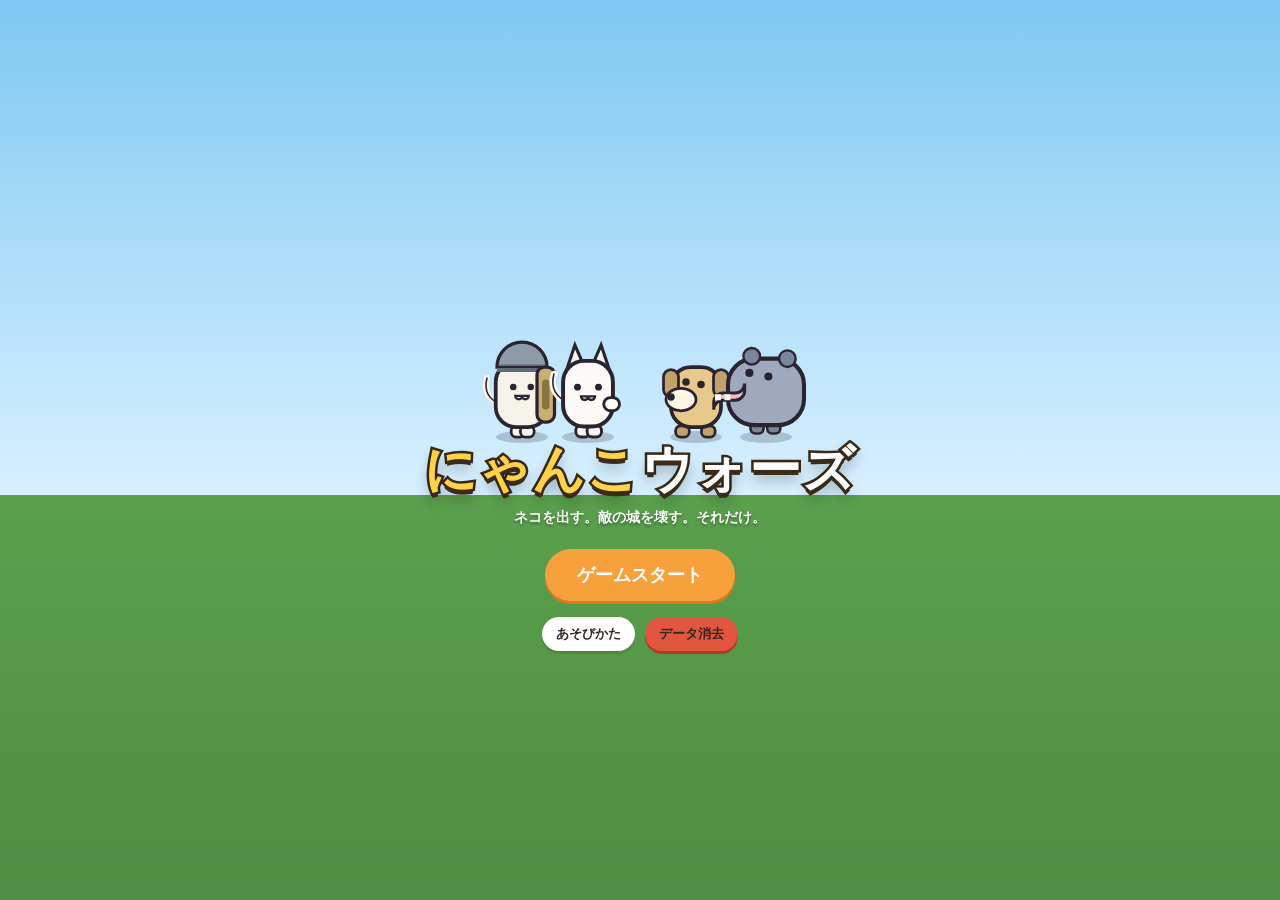
<file: nyanko/standalone.html>
<!DOCTYPE html>
<!-- 自動生成ファイル。編集せず build-standalone.js を実行し直してください。 -->

<html lang="ja">
<head>
<meta charset="UTF-8">
<meta name="viewport" content="width=device-width, initial-scale=1.0, maximum-scale=1.0, user-scalable=no, viewport-fit=cover">
<meta name="theme-color" content="#f6a13c">
<title>にゃんこウォーズ</title>
<style>
/* =========================================================================
   にゃんこウォーズ  UI
   ====================================================================== */

:root {
  --ink: #34281f;
  --ink-soft: #6f5b4a;
  --cream: #fff6e6;
  --paper: #fffaf0;
  --orange: #f6a13c;
  --orange-d: #e0791b;
  --red: #e0563f;
  --green: #4faa62;
  --blue: #4a90d9;
  --line: rgba(52, 40, 31, .16);
  --shadow: 0 3px 0 rgba(52, 40, 31, .22);
  --r: 14px;
}

* { box-sizing: border-box; -webkit-tap-highlight-color: transparent; }

html, body {
  margin: 0; height: 100%; overflow: hidden;
  background: #2b2430;
  color: var(--ink);
  font-family: "Hiragino Maru Gothic ProN", "Hiragino Sans", "Yu Gothic", "Noto Sans JP", system-ui, sans-serif;
  font-weight: 600;
  user-select: none;
  overscroll-behavior: none;
}

/* 100% ではなく dvh を使う。スマホのアドレスバー伸縮でも高さが破綻せず、
   埋め込み（iframe）で親の高さが取れない場合も潰れない。 */
#app { position: relative; height: 100vh; height: 100dvh; width: 100%; overflow: hidden; }

.screen {
  position: absolute; inset: 0;
  display: none; flex-direction: column;
  background: var(--cream);
}
.screen.show { display: flex; }

/* ------------------------------------------------------------- 共通部品 */
.btn {
  font: inherit; font-weight: 800;
  border: none; border-radius: 999px;
  padding: 11px 20px;
  background: var(--orange); color: #fff;
  box-shadow: 0 3px 0 var(--orange-d);
  cursor: pointer; transition: transform .08s, box-shadow .08s, filter .15s;
}
.btn:active { transform: translateY(3px); box-shadow: 0 0 0 var(--orange-d); }
.btn:disabled { filter: grayscale(.7) brightness(1.15); box-shadow: none; cursor: default; opacity: .6; }
.btn.big { font-size: 18px; padding: 14px 32px; }
.btn.sm { padding: 8px 14px; font-size: 13px; }
.btn.tiny { padding: 5px 10px; font-size: 12px; border-radius: 8px; box-shadow: 0 2px 0 var(--orange-d); }
.btn.ghost { background: #fff; color: var(--ink); box-shadow: 0 3px 0 var(--line); }
.btn.accent { background: var(--blue); box-shadow: 0 3px 0 #2f6ba8; }
.btn.danger { background: var(--red); box-shadow: 0 3px 0 #b23c2a; }
.btn.icon { padding: 8px 13px; background: #fff; color: var(--ink); box-shadow: 0 3px 0 var(--line); }

.muted { color: var(--ink-soft); font-weight: 600; }
.sm { font-size: 12px; }

.topbar {
  display: flex; align-items: center; gap: 10px;
  padding: 12px 14px; padding-top: max(12px, env(safe-area-inset-top));
  background: var(--orange);
  box-shadow: 0 3px 0 rgba(0, 0, 0, .1);
  flex: 0 0 auto;
}
.topbar h2 { margin: 0; font-size: 17px; color: #fff; flex: 1; text-shadow: 0 2px 0 rgba(0, 0, 0, .15); }
.xp-chip {
  background: #fff; border-radius: 999px; padding: 5px 12px; font-size: 12px;
  box-shadow: 0 2px 0 rgba(0, 0, 0, .12);
}
.xp-chip b { color: var(--orange-d); font-size: 14px; }

/* ------------------------------------------------------------- タイトル */
#scr-title {
  background: linear-gradient(180deg, #7ec8f2, #d8f0ff 55%, #5aa04d 55%, #4e8f43);
  align-items: center; justify-content: center;
}
.title-wrap { text-align: center; padding: 20px; }
#title-canvas { display: block; margin: 0 auto -14px; max-width: 92vw; }
.logo {
  margin: 0 0 4px; font-size: clamp(30px, 9vw, 52px); letter-spacing: .02em;
  color: #fff;
  -webkit-text-stroke: 5px #3a2a18;
  paint-order: stroke fill;
  text-shadow: 0 5px 0 #3a2a18, 0 9px 14px rgba(0, 0, 0, .35);
}
.logo span { color: #ffd24a; }
.tagline { margin: 0 0 22px; color: #fff; text-shadow: 0 2px 3px rgba(0, 0, 0, .35); font-size: 14px; }
.title-sub { margin-top: 16px; display: flex; gap: 10px; justify-content: center; }

/* ------------------------------------------------------------- ステージ */
.stage-list { flex: 1; overflow-y: auto; padding: 14px; display: grid; gap: 10px; }
.stage-card {
  display: flex; align-items: center; gap: 12px;
  background: var(--paper); border-radius: var(--r); padding: 12px 14px;
  box-shadow: var(--shadow); border: 2px solid transparent; cursor: pointer;
}
.stage-card:active { transform: translateY(2px); }
.stage-card.locked { opacity: .5; filter: grayscale(1); cursor: default; }
.stage-card.cleared { border-color: var(--green); }
.stage-no {
  flex: 0 0 42px; height: 42px; border-radius: 12px;
  background: var(--orange); color: #fff;
  display: grid; place-items: center; font-size: 18px; font-weight: 900;
  box-shadow: 0 2px 0 var(--orange-d);
}
.stage-card.cleared .stage-no { background: var(--green); box-shadow: 0 2px 0 #3a8049; }
.stage-meta { flex: 1; min-width: 0; }
.stage-meta .n { font-size: 15px; }
.stage-meta .d { font-size: 11.5px; color: var(--ink-soft); margin-top: 2px; }
.stage-flag { font-size: 20px; }

/* ------------------------------------------------------------- 強化 */
.upgrade-list { flex: 1; overflow-y: auto; padding: 14px; display: grid; gap: 10px; }
.up-card {
  display: flex; align-items: center; gap: 12px;
  background: var(--paper); border-radius: var(--r); padding: 10px 12px; box-shadow: var(--shadow);
}
.up-icon { width: 56px; height: 56px; flex: 0 0 56px; border-radius: 12px; background: #f0e6d4; }
.up-body { flex: 1; min-width: 0; }
.up-name { font-size: 15px; display: flex; align-items: center; gap: 6px; }
.up-lv { background: var(--ink); color: #fff; border-radius: 6px; padding: 1px 7px; font-size: 11px; }
.up-tag { background: #ffe3bd; color: var(--orange-d); border-radius: 6px; padding: 1px 7px; font-size: 11px; }
.up-stats { font-size: 11.5px; color: var(--ink-soft); margin-top: 3px; line-height: 1.5; }
.up-desc { font-size: 11px; color: var(--ink-soft); margin-top: 2px; }
.up-action { flex: 0 0 auto; text-align: center; }
.up-action .cost { display: block; font-size: 11px; color: var(--ink-soft); margin-top: 3px; }

/* ------------------------------------------------------------- モーダル */
.modal {
  position: absolute; inset: 0; display: none;
  align-items: center; justify-content: center;
  background: rgba(30, 22, 16, .55); backdrop-filter: blur(2px);
  z-index: 40; padding: 16px;
}
.modal.show { display: flex; }
.sheet {
  background: var(--paper); border-radius: 20px; padding: 18px;
  width: min(520px, 100%); max-height: 88vh; overflow-y: auto;
  box-shadow: 0 12px 40px rgba(0, 0, 0, .4);
}
.sheet h3 { margin: 0 0 6px; font-size: 20px; }
.sheet-actions { display: flex; gap: 10px; justify-content: flex-end; margin-top: 16px; flex-wrap: wrap; }
.team-head { display: flex; justify-content: space-between; align-items: baseline; margin: 14px 0 8px; font-size: 13px; }
.team-list { display: grid; grid-template-columns: repeat(auto-fill, minmax(96px, 1fr)); gap: 8px; }
.team-item {
  background: #f3ece0; border-radius: 12px; padding: 8px 6px; text-align: center;
  border: 3px solid transparent; cursor: pointer; position: relative;
}
.team-item.on { border-color: var(--orange); background: #fff4e0; }
.team-item canvas { display: block; margin: 0 auto; }
.team-item .tn { font-size: 11.5px; margin-top: 2px; }
.team-item .tc { font-size: 10.5px; color: var(--ink-soft); }
.team-item .slot {
  position: absolute; top: -6px; left: -6px; width: 20px; height: 20px; border-radius: 50%;
  background: var(--orange); color: #fff; font-size: 11px; display: grid; place-items: center;
}
.howto { margin: 8px 0 0; padding-left: 20px; line-height: 1.85; font-size: 13.5px; font-weight: 600; }
.howto b { color: var(--orange-d); }

.result-body { font-size: 14px; line-height: 1.9; }
.result-body .row { display: flex; justify-content: space-between; border-bottom: 1px dashed var(--line); padding: 3px 0; }
.result-body .row b { font-size: 16px; color: var(--orange-d); }
.unlock {
  display: none; margin-top: 12px; padding: 12px; border-radius: 12px;
  background: #fff2d6; text-align: center; font-size: 14px;
}
.unlock.show { display: block; }
.unlock canvas { display: block; margin: 4px auto; }

/* ------------------------------------------------------------- 戦闘 */
.battle { background: #111; }
#field { position: absolute; inset: 0; width: 100%; height: 100%; display: block; touch-action: none; }

.hud-top {
  position: absolute; top: 0; left: 0; right: 0;
  display: flex; align-items: flex-start; gap: 8px;
  padding: 8px 10px; padding-top: max(8px, env(safe-area-inset-top));
  pointer-events: none;
}
.hp-box {
  flex: 1 1 0; min-width: 0; background: rgba(20, 14, 10, .55); border-radius: 10px;
  padding: 5px 8px; color: #fff; backdrop-filter: blur(3px);
}
.hp-label { font-size: 10px; opacity: .85; }
.hp-track { height: 9px; background: rgba(255, 255, 255, .22); border-radius: 999px; overflow: hidden; margin: 2px 0; }
.hp-fill { height: 100%; width: 100%; border-radius: 999px; transition: width .12s linear; }
.hp-fill.ally { background: linear-gradient(90deg, #6fe08a, #43b061); }
.hp-fill.foe { background: linear-gradient(90deg, #ff8a80, #d94a4a); }
.hp-num { font-size: 10.5px; opacity: .9; font-variant-numeric: tabular-nums; }
.hp-box.foe { text-align: right; }

.hud-mid { display: flex; flex-direction: column; align-items: center; gap: 4px; pointer-events: auto; }
.hud-mid .time {
  background: rgba(20, 14, 10, .55); color: #fff; border-radius: 8px;
  padding: 3px 10px; font-size: 12px; font-variant-numeric: tabular-nums;
}
.hud-mid > div, .hud-mid button { pointer-events: auto; }
.hud-mid { flex-direction: row; align-items: center; flex-wrap: wrap; justify-content: center; max-width: 42%; }

.boss-alert {
  position: absolute; top: 32%; left: 0; right: 0; text-align: center;
  font-size: clamp(26px, 8vw, 46px); font-weight: 900; color: #fff;
  text-shadow: 0 0 18px #e33, 0 4px 0 #a11; opacity: 0; pointer-events: none;
  letter-spacing: .06em;
}
.boss-alert.show { animation: bossIn 2s ease-out; }
@keyframes bossIn {
  0% { opacity: 0; transform: scale(.4); }
  15% { opacity: 1; transform: scale(1.12); }
  25% { transform: scale(1); }
  80% { opacity: 1; }
  100% { opacity: 0; transform: scale(1.05); }
}

.hud-bottom {
  position: absolute; left: 0; right: 0; bottom: 0;
  display: flex; align-items: stretch; gap: 8px;
  padding: 8px 10px; padding-bottom: max(8px, env(safe-area-inset-bottom));
  background: linear-gradient(180deg, rgba(20, 14, 10, 0), rgba(20, 14, 10, .72) 26%);
}
.left-col { display: flex; flex-direction: column; gap: 5px; flex: 0 0 auto; width: 116px; }
.worker {
  font: inherit; border: none; cursor: pointer; text-align: left;
  background: var(--green); color: #fff; border-radius: 10px; padding: 6px 8px;
  box-shadow: 0 3px 0 #367a45; line-height: 1.3;
}
.worker:active { transform: translateY(3px); box-shadow: none; }
.worker:disabled { filter: grayscale(.6) brightness(1.1); opacity: .65; box-shadow: none; }
.worker .w-title { display: block; font-size: 11px; }
.worker .w-cost { display: block; font-size: 13px; font-weight: 900; }
.worker .w-cost::before { content: "¢"; margin-right: 2px; font-size: 11px; opacity: .8; }
.wallet { background: rgba(20, 14, 10, .6); border-radius: 10px; padding: 4px 7px; color: #fff; }
.wallet-track { height: 8px; background: rgba(255, 255, 255, .2); border-radius: 999px; overflow: hidden; }
.wallet-fill { height: 100%; width: 0; background: linear-gradient(90deg, #ffe066, #f6a13c); border-radius: 999px; }
.wallet span { font-size: 10.5px; font-variant-numeric: tabular-nums; }

.unit-bar {
  flex: 1 1 0; min-width: 0; display: flex; gap: 6px; overflow-x: auto; overflow-y: hidden;
  padding: 2px; scrollbar-width: none;
}
.unit-bar::-webkit-scrollbar { display: none; }
.unit-btn {
  position: relative; flex: 0 0 auto; width: 74px;
  background: var(--paper); border: none; border-radius: 12px; padding: 3px 2px 4px;
  cursor: pointer; overflow: hidden; box-shadow: 0 3px 0 rgba(0, 0, 0, .35);
  font: inherit; color: var(--ink);
}
.unit-btn:active { transform: translateY(3px); box-shadow: none; }
.unit-btn canvas { display: block; margin: 0 auto; }
.unit-btn .cost {
  display: block; font-size: 12px; font-weight: 900; color: var(--orange-d);
  font-variant-numeric: tabular-nums;
}
.unit-btn .cost::before { content: "¢"; font-size: 10px; opacity: .7; margin-right: 1px; }
.unit-btn .key { position: absolute; top: 2px; left: 4px; font-size: 9px; color: var(--ink-soft); }
.unit-btn .cd {
  position: absolute; left: 0; right: 0; bottom: 0;
  background: rgba(20, 14, 10, .62); height: 0%;
  pointer-events: none;
}
.unit-btn.poor { filter: grayscale(.8) brightness(.9); }
.unit-btn.poor .cost { color: var(--red); }

.cannon {
  flex: 0 0 auto; width: 78px; border: none; border-radius: 12px; cursor: pointer;
  background: #3d4a63; color: #fff; font: inherit; font-size: 11px;
  display: flex; flex-direction: column; align-items: center; justify-content: center; gap: 1px;
  box-shadow: 0 3px 0 #26304a; padding: 4px;
}
.cannon:active { transform: translateY(3px); box-shadow: none; }
.cannon.ready { background: #4a90d9; box-shadow: 0 3px 0 #2f6ba8; animation: pulse 1.1s infinite; }
@keyframes pulse { 50% { filter: brightness(1.25); } }
.cannon-ring { line-height: 0; }

/* 幅の狭い端末では、財布まわりを1行目に逃がして出撃ボタンに横幅を全部渡す */
@media (max-width: 560px) {
  .hud-bottom { flex-wrap: wrap; gap: 6px; }
  .left-col {
    width: 100%; order: -1; flex-direction: row; align-items: center; gap: 6px;
  }
  .worker { flex: 0 0 auto; padding: 4px 10px; }
  .worker .w-title, .worker .w-cost { display: inline; }
  .worker .w-cost { margin-left: 6px; }
  .wallet { flex: 1 1 auto; }
  .unit-btn { width: 62px; }
  .cannon { width: 60px; font-size: 10px; }
}
@media (max-height: 460px) {
  .hud-bottom { padding-top: 2px; }
  .unit-btn { width: 60px; }
}

</style>
<link rel="icon" href="data:image/svg+xml,<svg xmlns='http://www.w3.org/2000/svg' viewBox='0 0 32 32'><text y='26' font-size='26'>🐱</text></svg>">
</head>
<body>
<div id="app">

  <!-- ================================================== タイトル -->
  <section id="scr-title" class="screen show">
    <div class="title-wrap">
      <canvas id="title-canvas" width="360" height="200"></canvas>
      <h1 class="logo"><span>にゃんこ</span>ウォーズ</h1>
      <p class="tagline">ネコを出す。敵の城を壊す。それだけ。</p>
      <button id="btn-start" class="btn big">ゲームスタート</button>
      <div class="title-sub">
        <button id="btn-howto" class="btn ghost sm">あそびかた</button>
        <button id="btn-reset" class="btn ghost sm danger">データ消去</button>
      </div>
    </div>
  </section>

  <!-- ================================================== ステージ選択 -->
  <section id="scr-map" class="screen">
    <header class="topbar">
      <button class="btn icon" data-go="scr-title">◀</button>
      <h2>ネコ島 進軍マップ</h2>
      <div class="xp-chip">XP <b id="map-xp">0</b></div>
      <button id="btn-open-upgrade" class="btn accent sm">強化</button>
    </header>
    <div id="stage-list" class="stage-list"></div>
  </section>

  <!-- ================================================== 強化 -->
  <section id="scr-upgrade" class="screen">
    <header class="topbar">
      <button class="btn icon" data-go="scr-map">◀</button>
      <h2>ネコ強化</h2>
      <div class="xp-chip">XP <b id="up-xp">0</b></div>
    </header>
    <div id="upgrade-list" class="upgrade-list"></div>
  </section>

  <!-- ================================================== 編成モーダル -->
  <div id="modal-team" class="modal">
    <div class="sheet">
      <h3 id="team-stage-name">ステージ</h3>
      <p id="team-stage-info" class="muted"></p>
      <div class="team-head">
        <span>出撃メンバー <b id="team-count">0</b>/6</span>
        <span class="muted sm">タップで入れ替え</span>
      </div>
      <div id="team-list" class="team-list"></div>
      <div class="sheet-actions">
        <button class="btn ghost" data-close-modal>もどる</button>
        <button id="btn-sortie" class="btn big">出撃！</button>
      </div>
    </div>
  </div>

  <!-- ================================================== 戦闘 -->
  <section id="scr-battle" class="screen battle">
    <canvas id="field"></canvas>

    <div class="hud-top">
      <div class="hp-box ally">
        <span class="hp-label">自城</span>
        <div class="hp-track"><div id="hp-ally" class="hp-fill ally"></div></div>
        <span id="hp-ally-txt" class="hp-num">0</span>
      </div>
      <div class="hud-mid">
        <span id="hud-time" class="time">0:00</span>
        <button id="btn-speed" class="btn tiny">×1</button>
        <button id="btn-pause" class="btn tiny">Ⅱ</button>
        <button id="btn-retreat" class="btn tiny danger">撤退</button>
      </div>
      <div class="hp-box foe">
        <span class="hp-label">敵城</span>
        <div class="hp-track"><div id="hp-foe" class="hp-fill foe"></div></div>
        <span id="hp-foe-txt" class="hp-num">0</span>
      </div>
    </div>

    <div id="boss-alert" class="boss-alert">ボス出現！</div>

    <div class="hud-bottom">
      <div class="left-col">
        <button id="btn-worker" class="worker">
          <span class="w-title">働きネコ <b id="worker-lv">Lv1</b></span>
          <span id="worker-cost" class="w-cost">200</span>
        </button>
        <div class="wallet">
          <div class="wallet-track"><div id="wallet-fill" class="wallet-fill"></div></div>
          <span id="wallet-txt">0 / 1500</span>
        </div>
      </div>
      <div id="unit-bar" class="unit-bar"></div>
      <button id="btn-cannon" class="cannon">
        <div class="cannon-ring"><canvas id="cannon-canvas" width="60" height="60"></canvas></div>
        <span>キャノン</span>
      </button>
    </div>
  </section>

  <!-- ================================================== リザルト -->
  <div id="modal-result" class="modal">
    <div class="sheet result">
      <h3 id="result-title">勝利！</h3>
      <div id="result-body" class="result-body"></div>
      <div id="result-unlock" class="unlock"></div>
      <div class="sheet-actions">
        <button id="btn-result-map" class="btn ghost">マップへ</button>
        <button id="btn-result-retry" class="btn">もう一度</button>
        <button id="btn-result-next" class="btn big">次のステージ</button>
      </div>
    </div>
  </div>

  <!-- ================================================== あそびかた -->
  <div id="modal-howto" class="modal">
    <div class="sheet">
      <h3>あそびかた</h3>
      <ul class="howto">
        <li><b>お金は自動でたまる。</b>下のバーが所持金。ネコを出すと減る。</li>
        <li><b>ネコを出す。</b>下のボタンをタップ。出したネコは勝手に右へ進んで敵を殴る。</li>
        <li><b>働きネコを上げる。</b>お金の増える速さと上限が上がる。序盤に上げるほど後が楽。</li>
        <li><b>ネコキャノン。</b>たまると発射でき、敵をまとめて吹き飛ばす。ピンチの押し返しに。</li>
        <li><b>敵の城を壊せば勝ち。</b>ただし城を叩いた瞬間にボスが出てくる。</li>
        <li><b>属性。</b>ウシは赤に、トリは浮きに、キノコは黒に強い（与ダメ1.6倍／被ダメ0.55倍）。</li>
        <li><b>ノックバック。</b>体力が一定量減るたびに吹き飛ぶ。壁役は吹き飛びやすく、大型は粘る。</li>
        <li class="muted">キーボード: 1〜6 出撃 / Space キャノン / W 働きネコ / P 一時停止 / S 速度</li>
      </ul>
      <div class="sheet-actions"><button class="btn big" data-close-modal>とじる</button></div>
    </div>
  </div>

</div>

<script>
/* ===========================================================================
 *  にゃんこウォーズ  --  データ定義
 *  すべての数値は「1秒 = 60フレーム」「距離 = ワールドピクセル」で統一。
 *    speed  : px / 秒
 *    rate   : 攻撃1サイクルのフレーム数（この間は移動できない）
 *    fore   : サイクル開始から実際にダメージが出るまでのフレーム数（攻撃前隙）
 *    kb     : 体力を何分割してノックバックするか（多いほど吹き飛びやすい）
 * ======================================================================== */

const TRAITS = {
  red:      { label: '赤い敵',   color: '#e5484d' },
  floating: { label: '浮いてる敵', color: '#57b6ff' },
  black:    { label: '黒い敵',   color: '#7b6bd6' },
  metal:    { label: 'メタル',   color: '#9aa6b2' },
};

/* --------------------------------------------------------------------------
 *  自軍ユニット
 *  strong  : この属性に対して 攻撃x1.6 / 被ダメx0.55
 *  massive : この属性に対して 攻撃x3.0（超ダメージ）
 * ----------------------------------------------------------------------- */
const UNITS = [
  {
    id: 'cat', name: 'ネコ', role: '量産',
    cost: 75, cooldown: 120,
    hp: 260, atk: 26, range: 55, rate: 40, fore: 12, speed: 92, kb: 3,
    area: false, art: 'cat', scale: 1.0,
    desc: '安くて速い基本のネコ。数で押すのが猫の道。',
  },
  {
    id: 'tank', name: 'タンクネコ', role: '壁',
    cost: 150, cooldown: 150,
    hp: 1100, atk: 6, range: 45, rate: 60, fore: 20, speed: 72, kb: 4,
    area: false, art: 'tank', scale: 1.05,
    desc: '攻撃力は皆無だが硬い。味方が殴る時間を稼ぐ。',
  },
  {
    id: 'cow', name: 'ウシネコ', role: '対赤・速攻',
    cost: 210, cooldown: 190,
    hp: 340, atk: 58, range: 60, rate: 45, fore: 15, speed: 188, kb: 3,
    area: false, art: 'cow', scale: 1.0, strong: ['red'],
    desc: '爆走して赤い敵に噛みつく。足の速さは全ネコ随一。',
  },
  {
    id: 'axe', name: 'バトルネコ', role: '主力',
    cost: 320, cooldown: 240,
    hp: 620, atk: 115, range: 65, rate: 80, fore: 25, speed: 104, kb: 3,
    area: false, art: 'axe', scale: 1.08,
    desc: '斧を振り回すアタッカー。壁の後ろから前線を削る。',
  },
  {
    id: 'shroom', name: 'キノコネコ', role: '対黒・範囲',
    cost: 420, cooldown: 330,
    hp: 700, atk: 185, range: 80, rate: 110, fore: 40, speed: 76, kb: 3,
    area: true, art: 'shroom', scale: 1.12, strong: ['black'],
    desc: '胞子で薙ぎ払う範囲攻撃。黒い敵に滅法強い。',
  },
  {
    id: 'bird', name: 'トリネコ', role: '対浮き・遠距離',
    cost: 520, cooldown: 400,
    hp: 320, atk: 130, range: 285, rate: 130, fore: 50, speed: 82, kb: 4,
    area: true, art: 'bird', scale: 1.0, strong: ['floating'],
    desc: '後方から羽根を飛ばす。浮いてる敵を撃ち落とす。',
  },
  {
    id: 'lizard', name: 'トカゲネコ', role: '超遠距離',
    cost: 480, cooldown: 420,
    hp: 380, atk: 105, range: 345, rate: 100, fore: 35, speed: 66, kb: 3,
    area: false, art: 'lizard', scale: 1.02,
    desc: '射程345。壁さえ立てば一方的に殴り続けられる。',
  },
  {
    id: 'titan', name: '巨神ネコ', role: '大型',
    cost: 1250, cooldown: 900,
    hp: 5200, atk: 720, range: 100, rate: 150, fore: 60, speed: 46, kb: 2,
    area: true, art: 'titan', scale: 1.9,
    desc: '重い、遅い、強い。出すタイミングを間違えなければ勝つ。',
  },
];

/* --------------------------------------------------------------------------
 *  敵キャラ
 * ----------------------------------------------------------------------- */
const ENEMIES = [
  {
    id: 'doge', name: 'わんこ',
    hp: 120, atk: 25, range: 60, rate: 45, fore: 15, speed: 110, kb: 3,
    area: false, art: 'doge', scale: 0.95, traits: [], money: 30, xp: 4,
  },
  {
    id: 'reddoge', name: 'あかわんこ',
    hp: 460, atk: 78, range: 60, rate: 55, fore: 18, speed: 96, kb: 3,
    area: false, art: 'doge', scale: 1.05, traits: ['red'], money: 70, xp: 9,
  },
  {
    id: 'snake', name: 'にょろ',
    hp: 280, atk: 58, range: 135, rate: 70, fore: 25, speed: 74, kb: 3,
    area: false, art: 'snake', scale: 1.0, traits: [], money: 60, xp: 8,
  },
  {
    id: 'bat', name: 'ふわこうもり',
    hp: 340, atk: 42, range: 70, rate: 35, fore: 12, speed: 168, kb: 4,
    area: false, art: 'bat', scale: 0.95, traits: ['floating'], money: 75, xp: 10,
  },
  {
    id: 'statue', name: 'ブロック像',
    hp: 3000, atk: 0, range: 0, rate: 120, fore: 60, speed: 0, kb: 1,
    area: false, art: 'statue', scale: 1.25, traits: [], money: 180, xp: 22,
  },
  {
    id: 'gorilla', name: 'ゴリさん',
    hp: 1300, atk: 150, range: 90, rate: 95, fore: 35, speed: 58, kb: 2,
    area: true, art: 'gorilla', scale: 1.3, traits: ['black'], money: 200, xp: 26,
  },
  {
    id: 'hippo', name: 'カバちゃん',
    hp: 2800, atk: 320, range: 80, rate: 110, fore: 40, speed: 50, kb: 2,
    area: false, art: 'hippo', scale: 1.45, traits: [], money: 320, xp: 40,
  },
  {
    id: 'redhippo', name: 'あかカバちゃん', boss: true,
    hp: 6400, atk: 500, range: 85, rate: 105, fore: 38, speed: 46, kb: 2,
    area: false, art: 'hippo', scale: 1.6, traits: ['red'], money: 700, xp: 90,
  },
  {
    id: 'general', name: 'ブラック大将', boss: true,
    hp: 11500, atk: 820, range: 125, rate: 130, fore: 45, speed: 40, kb: 1,
    area: true, art: 'general', scale: 1.85, traits: ['black'], money: 1400, xp: 180,
  },
];

/* --------------------------------------------------------------------------
 *  ステージ
 *    spawns[] : { id, t, count, interval, boss }
 *      t        … 開始からの秒数（boss:true の場合は「敵城を初めて叩いてから」の秒数）
 *      count    … 出現数（省略時1）
 *      interval … 2体目以降の間隔（秒）
 *      loop     … true なら count 体出したあと loopEvery 秒ごとに再出現
 * ----------------------------------------------------------------------- */
const STAGES = [
  {
    id: 1, name: 'ネコ島 のはらっぱ', theme: 'grass', length: 3000,
    baseHp: 3000, enemyBaseHp: 1600, xp: 120, unlock: 'tank',
    spawns: [
      { id: 'doge', t: 2, count: 4, interval: 7 },
      { id: 'doge', t: 34, count: 4, interval: 5 },
      { id: 'doge', boss: true, t: 0, count: 3, interval: 3 },
    ],
  },
  {
    id: 2, name: 'ネコ島 いぬの丘', theme: 'grass', length: 3200,
    baseHp: 3000, enemyBaseHp: 2300, xp: 180, unlock: 'cow',
    spawns: [
      { id: 'doge', t: 1, count: 5, interval: 5 },
      { id: 'reddoge', t: 24, count: 1 },
      { id: 'doge', t: 30, count: 6, interval: 4 },
      { id: 'reddoge', boss: true, t: 1, count: 2, interval: 6 },
    ],
  },
  {
    id: 3, name: 'にょろにょろ湿原', theme: 'swamp', length: 3400,
    baseHp: 3500, enemyBaseHp: 3000, xp: 260, unlock: 'axe',
    spawns: [
      { id: 'snake', t: 3, count: 2, interval: 12 },
      { id: 'doge', t: 8, count: 6, interval: 5 },
      { id: 'snake', t: 34, count: 3, interval: 9 },
      { id: 'reddoge', boss: true, t: 0, count: 2, interval: 5 },
      { id: 'snake', boss: true, t: 4, count: 2, interval: 7 },
    ],
  },
  {
    id: 4, name: 'こうもり洞窟', theme: 'cave', length: 3400,
    baseHp: 3500, enemyBaseHp: 3600, xp: 340, unlock: 'bird',
    spawns: [
      { id: 'bat', t: 2, count: 3, interval: 8 },
      { id: 'doge', t: 10, count: 6, interval: 5 },
      { id: 'bat', t: 30, count: 4, interval: 6 },
      { id: 'bat', boss: true, t: 0, count: 5, interval: 3 },
      { id: 'snake', boss: true, t: 6, count: 2, interval: 8 },
    ],
  },
  {
    id: 5, name: '石像のならぶ道', theme: 'cave', length: 3600,
    baseHp: 4000, enemyBaseHp: 4300, xp: 430, unlock: 'shroom',
    spawns: [
      { id: 'statue', t: 0, count: 1 },
      { id: 'doge', t: 6, count: 8, interval: 4 },
      { id: 'snake', t: 20, count: 3, interval: 10 },
      { id: 'statue', boss: true, t: 0, count: 1 },
      { id: 'bat', boss: true, t: 2, count: 4, interval: 4 },
      { id: 'reddoge', boss: true, t: 8, count: 3, interval: 5 },
    ],
  },
  {
    id: 6, name: 'ゴリラ山 中腹', theme: 'mountain', length: 3800,
    baseHp: 4500, enemyBaseHp: 5200, xp: 540, unlock: 'lizard',
    spawns: [
      { id: 'doge', t: 2, count: 6, interval: 5, loop: true, loopEvery: 12, loops: 3 },
      { id: 'gorilla', t: 25, count: 1 },
      { id: 'snake', t: 40, count: 2, interval: 10 },
      { id: 'gorilla', boss: true, t: 0, count: 1 },
      { id: 'reddoge', boss: true, t: 3, count: 4, interval: 4 },
    ],
  },
  {
    id: 7, name: 'カバの水辺', theme: 'swamp', length: 3800,
    baseHp: 4500, enemyBaseHp: 6200, xp: 680, unlock: null,
    spawns: [
      { id: 'doge', t: 1, count: 8, interval: 4, loop: true, loopEvery: 14, loops: 3 },
      { id: 'bat', t: 18, count: 4, interval: 7 },
      { id: 'hippo', t: 45, count: 1 },
      { id: 'hippo', boss: true, t: 0, count: 1 },
      { id: 'snake', boss: true, t: 4, count: 4, interval: 6 },
    ],
  },
  {
    id: 8, name: 'ゴリラ山 山頂', theme: 'mountain', length: 4000,
    baseHp: 5000, enemyBaseHp: 7400, xp: 850, unlock: null,
    spawns: [
      { id: 'reddoge', t: 2, count: 4, interval: 8, loop: true, loopEvery: 18, loops: 3 },
      { id: 'gorilla', t: 20, count: 2, interval: 25 },
      { id: 'statue', t: 35, count: 1 },
      { id: 'gorilla', boss: true, t: 0, count: 2, interval: 12 },
      { id: 'bat', boss: true, t: 5, count: 6, interval: 3 },
    ],
  },
  {
    id: 9, name: 'あかカバ襲来', theme: 'grass', length: 4000,
    baseHp: 5500, enemyBaseHp: 9000, xp: 1050, unlock: 'titan',
    spawns: [
      { id: 'doge', t: 1, count: 10, interval: 4, loop: true, loopEvery: 12, loops: 3 },
      { id: 'reddoge', t: 15, count: 4, interval: 9 },
      { id: 'hippo', t: 40, count: 1 },
      { id: 'redhippo', boss: true, t: 0, count: 1 },
      { id: 'reddoge', boss: true, t: 5, count: 5, interval: 5 },
    ],
  },
  {
    id: 10, name: 'ブラック大将の城', theme: 'castle', length: 4200,
    baseHp: 6000, enemyBaseHp: 13000, xp: 1500, unlock: null,
    spawns: [
      { id: 'doge', t: 1, count: 8, interval: 4, loop: true, loopEvery: 10, loops: 4 },
      { id: 'snake', t: 12, count: 4, interval: 8 },
      { id: 'gorilla', t: 30, count: 2, interval: 20 },
      { id: 'hippo', t: 55, count: 1 },
      { id: 'general', boss: true, t: 0, count: 1 },
      { id: 'gorilla', boss: true, t: 6, count: 3, interval: 10 },
      { id: 'reddoge', boss: true, t: 3, count: 6, interval: 4 },
    ],
  },
];

/* --------------------------------------------------------------------------
 *  働きネコ（財布）とネコキャノン
 * ----------------------------------------------------------------------- */
const WORKER = {
  // レベル1〜8。income は 1秒あたりの獲得額、max は所持上限
  income: [40, 62, 88, 118, 152, 192, 238, 292],
  max:    [1500, 2600, 4000, 5800, 8000, 11000, 15000, 20000],
  // レベルアップに必要な金額（レベル1→2 が cost[0]）
  cost:   [200, 420, 720, 1120, 1650, 2350, 3200],
};

const CANNON = {
  chargeFrames: 1500,   // 25秒でフル
  damage: 450,
  knockback: 260,       // 吹き飛ばす距離
  range: 900,           // 自城から届く距離
};

const START_UNITS = ['cat'];
const DEPLOY_LIMIT = 30;
const LEVEL_MAX = 20;
const LEVEL_STEP = 0.20;  // 1レベルごとに基礎値の20%上乗せ

const UNIT_BY_ID = Object.fromEntries(UNITS.map(u => [u.id, u]));
const ENEMY_BY_ID = Object.fromEntries(ENEMIES.map(e => [e.id, e]));
const STAGE_BY_ID = Object.fromEntries(STAGES.map(s => [s.id, s]));

</script>
<script>
/* ===========================================================================
 *  戦闘シミュレーション
 *  描画には一切依存しない。1フレーム = 1/60秒 固定ステップ。
 * ======================================================================== */

const FPS = 60;

const SPAWN_MARGIN = 90;    // 城から何px離れた所に湧くか
const BASE_HIT_INSET = 130; // 城の当たり判定位置（城の内側へのめり込み量）
const OVERLAP = 34;         // 敵とどこまで重なるのを許すか

/* ------------------------------------------------------------------ 個体 */
class Fighter {
  constructor(def, side, x, level) {
    this.def = def;
    this.side = side;                 // 'ally' | 'foe'
    this.dir = side === 'ally' ? 1 : -1;
    this.level = level || 1;

    const m = side === 'ally' ? 1 + (this.level - 1) * LEVEL_STEP : 1;
    this.maxHp = Math.round(def.hp * m);
    this.hp = this.maxHp;
    this.atk = Math.round(def.atk * m);

    this.range = def.range;
    this.rate = def.rate;
    this.fore = def.fore;
    this.speed = def.speed;
    this.kb = def.kb;
    this.area = !!def.area;
    this.traits = def.traits || [];
    this.strong = def.strong || [];
    this.massive = def.massive || [];

    this.x = x;
    this.state = 'walk';              // walk | attack | kb
    this.timer = 0;
    this.didHit = false;
    this.kbT = 0;
    this.kbFrom = x;
    this.kbTo = x;
    this.dead = false;

    // ノックバックの残段数（HPをkb等分した境界を跨ぐたびに1回吹き飛ぶ）
    this.kbLeft = def.kb;

    this.anim = Math.random() * 100;  // 歩行モーションの位相
    this.row = 0;                     // 見た目の重なりをずらすための行
    this.jitter = (Math.random() - 0.5) * 22;  // 密集時に団子にならないための見た目のずれ
    this.flash = 0;
  }

  get segment() { return this.maxHp / this.kb; }

  /* 攻撃が届く範囲（ワールド座標の区間） */
  reach() {
    return this.dir > 0
      ? [this.x - OVERLAP, this.x + this.range]
      : [this.x - this.range, this.x + OVERLAP];
  }
}

/* ------------------------------------------------------------------ 城 */
class Castle {
  constructor(side, x, hp) {
    this.side = side;
    this.x = x;                       // 当たり判定のx
    this.maxHp = hp;
    this.hp = hp;
    this.isCastle = true;
    this.traits = [];
    this.flash = 0;
    this.dead = false;
  }
}

/* ------------------------------------------------------------------ 本体 */
class Battle {
  constructor(stage, loadout, save) {
    this.stage = stage;
    this.save = save;
    this.loadout = loadout.slice(0, 6);

    this.length = stage.length;
    this.allyCastle = new Castle('ally', BASE_HIT_INSET, stage.baseHp);
    this.foeCastle = new Castle('foe', stage.length - BASE_HIT_INSET, stage.enemyBaseHp);

    this.allies = [];
    this.foes = [];
    this.effects = [];

    this.frame = 0;
    this.result = null;               // null | 'win' | 'lose'
    this.resultFrame = 0;

    this.workerLevel = 1;
    this.money = 0;
    this.cannonCharge = 0;

    // 出撃ボタンごとのリチャージ
    this.cool = {};
    for (const id of this.loadout) this.cool[id] = 0;

    this.bossTriggered = false;
    this.bossTime = 0;
    this.spawners = stage.spawns.map(s => ({
      def: ENEMY_BY_ID[s.id],
      t0: s.t || 0,
      count: s.count || 1,
      interval: s.interval || 0,
      boss: !!s.boss,
      loop: !!s.loop,
      loopEvery: s.loopEvery || 0,
      loopMax: s.loops == null ? 3 : s.loops,   // 追加で何周するか（無限にはしない）
      fired: 0,
      cycle: 0,          // 何周目か
      base: 0,           // このサイクルの基準時刻（秒）
      armed: !s.boss,
    }));

    this.stats = { killed: 0, xp: 0, spawned: 0, peakFoes: 0 };
  }

  /* ---------------------------------------------------------- 便利参照 */
  get time() { return this.frame / FPS; }
  get income() { return WORKER.income[this.workerLevel - 1]; }
  get walletMax() { return WORKER.max[this.workerLevel - 1]; }
  get upgradeCost() {
    return this.workerLevel < WORKER.income.length ? WORKER.cost[this.workerLevel - 1] : null;
  }
  get cannonReady() { return this.cannonCharge >= CANNON.chargeFrames; }
  get cannonRatio() { return Math.min(1, this.cannonCharge / CANNON.chargeFrames); }

  unitLevel(id) { return (this.save.levels && this.save.levels[id]) || 1; }

  unitCost(id) { return UNIT_BY_ID[id].cost; }

  canDeploy(id) {
    if (this.result) return false;
    const u = UNIT_BY_ID[id];
    return this.cool[id] <= 0 && this.money >= u.cost && this.allies.length < DEPLOY_LIMIT;
  }

  /* ---------------------------------------------------------- 操作 */
  deploy(id) {
    if (!this.canDeploy(id)) return false;
    const u = UNIT_BY_ID[id];
    this.money -= u.cost;
    this.cool[id] = u.cooldown;
    const f = new Fighter(u, 'ally', SPAWN_MARGIN + Math.random() * 20, this.unitLevel(id));
    f.row = this.allies.length % 4;
    this.allies.push(f);
    this.fx('spawn', f.x, 0);
    return true;
  }

  upgradeWorker() {
    const cost = this.upgradeCost;
    if (this.result || cost == null || this.money < cost) return false;
    this.money -= cost;
    this.workerLevel++;
    this.fx('worker', this.allyCastle.x, 0);
    return true;
  }

  fireCannon() {
    if (this.result || !this.cannonReady) return false;
    this.cannonCharge = 0;
    const level = (this.save.cannonLevel || 1);
    const dmg = CANNON.damage * (1 + (level - 1) * 0.25);
    const reach = this.allyCastle.x + CANNON.range;
    this.effects.push({ type: 'cannon', x: this.allyCastle.x, x2: reach, t: 0, life: 34 });
    for (const f of this.foes) {
      if (f.x <= reach) {
        this.damage(f, dmg, null);
        if (!f.dead) this.knockback(f, CANNON.knockback);
      }
    }
    return true;
  }

  retreat() {
    if (!this.result) { this.result = 'lose'; this.resultFrame = this.frame; }
  }

  /* ---------------------------------------------------------- 1フレーム */
  tick() {
    if (this.result && this.frame - this.resultFrame > 90) return;
    this.frame++;

    // お金・キャノン・リチャージ
    this.money = Math.min(this.walletMax, this.money + this.income / FPS);
    if (!this.cannonReady) this.cannonCharge++;
    for (const id in this.cool) if (this.cool[id] > 0) this.cool[id]--;

    if (!this.result) this.runSpawners();

    if (this.allyCastle.flash > 0) this.allyCastle.flash--;
    if (this.foeCastle.flash > 0) this.foeCastle.flash--;

    for (const f of this.allies) this.step(f, this.foes, this.foeCastle);
    for (const f of this.foes) this.step(f, this.allies, this.allyCastle);

    this.cleanup();
    this.updateEffects();

    if (!this.result) {
      if (this.foeCastle.hp <= 0) { this.result = 'win'; this.resultFrame = this.frame; }
      else if (this.allyCastle.hp <= 0) { this.result = 'lose'; this.resultFrame = this.frame; }
    }
    this.stats.peakFoes = Math.max(this.stats.peakFoes, this.foes.length);
  }

  /* ---------------------------------------------------------- 敵の湧き */
  runSpawners() {
    const now = this.time;
    for (const sp of this.spawners) {
      if (!sp.armed) continue;
      const origin = sp.boss ? this.bossTime : 0;
      let guard = 0;
      while (sp.fired < sp.count && guard++ < 20) {
        const due = origin + sp.base + sp.t0 + sp.fired * sp.interval;
        if (now < due) break;
        this.spawnFoe(sp.def);
        sp.fired++;
      }
      if (sp.fired >= sp.count && sp.loop && sp.cycle < sp.loopMax) {
        const last = origin + sp.base + sp.t0 + (sp.count - 1) * sp.interval;
        if (now >= last + sp.loopEvery) {
          sp.base = last + sp.loopEvery - sp.t0 - origin;
          sp.fired = 0;
          sp.cycle++;
        }
      }
    }
  }

  spawnFoe(def) {
    const f = new Fighter(def, 'foe', this.length - SPAWN_MARGIN - Math.random() * 20, 1);
    f.row = this.foes.length % 4;
    this.foes.push(f);
    this.stats.spawned++;
  }

  triggerBoss() {
    if (this.bossTriggered) return;
    this.bossTriggered = true;
    this.bossTime = this.time;
    for (const sp of this.spawners) if (sp.boss) sp.armed = true;
    this.effects.push({ type: 'alert', t: 0, life: 120 });
  }

  /* ---------------------------------------------------------- 個体の更新 */
  step(f, foes, castle) {
    if (f.dead) return;
    f.anim += 1;
    if (f.flash > 0) f.flash--;

    if (f.state === 'kb') {
      f.kbT--;
      const p = 1 - f.kbT / f.kbDur;
      f.x = f.kbFrom + (f.kbTo - f.kbFrom) * easeOut(p);
      if (f.kbT <= 0) { f.state = 'walk'; f.timer = 0; }
      return;
    }

    if (f.state === 'attack') {
      f.timer++;
      if (!f.didHit && f.timer >= f.fore) {
        f.didHit = true;
        this.resolveHit(f, foes, castle);
      }
      if (f.timer >= f.rate) { f.state = 'walk'; f.timer = 0; f.didHit = false; }
      return;
    }

    // walk : 射程内に敵がいれば攻撃開始、いなければ前進
    if (this.hasTarget(f, foes, castle)) {
      if (f.atk > 0 || f.def.id === 'tank') {
        f.state = 'attack'; f.timer = 0; f.didHit = false;
        return;
      }
      return; // 攻撃力0で足止めだけする個体（ブロック像など）はその場で停止
    }
    f.x += f.dir * f.speed / FPS;
    // 城より先には行かない
    if (f.dir > 0) f.x = Math.min(f.x, castle.x);
    else f.x = Math.max(f.x, castle.x);
  }

  hasTarget(f, foes, castle) {
    const [lo, hi] = f.reach();
    if (castle.hp > 0 && castle.x >= lo && castle.x <= hi) return true;
    for (const o of foes) if (!o.dead && o.x >= lo && o.x <= hi) return true;
    return false;
  }

  /* ダメージ判定の瞬間。範囲攻撃なら射程内全部、単体なら最前線1体。 */
  resolveHit(f, foes, castle) {
    const [lo, hi] = f.reach();
    const list = [];
    for (const o of foes) if (!o.dead && o.x >= lo && o.x <= hi) list.push(o);

    // 進行方向にいちばん近い順
    list.sort((a, b) => (a.x - f.x) * f.dir - (b.x - f.x) * f.dir);

    const castleInRange = castle.hp > 0 && castle.x >= lo && castle.x <= hi;

    if (list.length === 0) {
      if (castleInRange) this.hitCastle(f, castle);
      return;
    }

    const targets = f.area ? list : [list[0]];
    for (const t of targets) this.damage(t, this.calcDamage(f, t), f);
    // 範囲攻撃は城も巻き込む
    if (castleInRange && (f.area || list.length === 0)) this.hitCastle(f, castle);

    this.fx('slash', f.x + f.dir * (f.range * 0.5), 0, f.side, f.area);
  }

  hitCastle(f, castle) {
    const dmg = f.atk;
    castle.hp = Math.max(0, castle.hp - dmg);
    castle.flash = 8;
    this.fx('slash', castle.x, 0, f.side, false);
    this.effects.push({ type: 'dmg', x: castle.x, y: 60, v: Math.round(dmg), t: 0, life: 40, side: f.side });
    if (castle === this.foeCastle) this.triggerBoss();
  }

  calcDamage(f, target) {
    let m = 1;
    const tt = target.traits || [];
    if (f.strong.some(t => tt.includes(t))) m *= 1.6;
    if (f.massive.some(t => tt.includes(t))) m *= 3.0;
    return f.atk * m;
  }

  damage(target, amount, attacker) {
    if (target.dead) return;
    // 「対〇〇」持ちは、その属性の敵から受けるダメージを軽減する
    if (attacker) {
      const at = attacker.traits || [];
      if ((target.strong || []).some(t => at.includes(t))) amount *= 0.55;
    }
    const before = target.hp;
    target.hp -= amount;
    target.flash = 6;

    if (this.effects.length < 70) {
      this.effects.push({
        type: 'dmg', x: target.x + (Math.random() - 0.5) * 40, y: 50 + Math.random() * 26,
        v: Math.round(amount), t: 0, life: 36, side: target.side === 'ally' ? 'foe' : 'ally',
      });
    }

    if (target.hp <= 0) { this.kill(target); return; }

    // ノックバック判定：HPをkb等分した境界を跨いだか
    const seg = target.segment;
    const idxBefore = Math.ceil(before / seg);
    const idxAfter = Math.ceil(target.hp / seg);
    if (idxAfter < idxBefore) this.knockback(target, 190 + Math.random() * 40);
  }

  knockback(f, dist) {
    f.state = 'kb';
    f.kbDur = 26;
    f.kbT = 26;
    f.kbFrom = f.x;
    let to = f.x - f.dir * dist;
    // 自陣の城より後ろには下がらない
    if (f.dir > 0) to = Math.max(to, SPAWN_MARGIN * 0.4);
    else to = Math.min(to, this.length - SPAWN_MARGIN * 0.4);
    f.kbTo = to;
    f.didHit = false;
    f.timer = 0;
  }

  kill(f) {
    f.dead = true;
    f.hp = 0;
    this.fx('pop', f.x, 0, f.side);
    if (f.side === 'foe') {
      this.stats.killed++;
      this.stats.xp += f.def.xp || 0;
      const gain = f.def.money || 0;
      this.money = Math.min(this.walletMax, this.money + gain);
      if (gain) this.effects.push({ type: 'coin', x: f.x, t: 0, life: 46, v: gain });
    }
  }

  cleanup() {
    this.allies = this.allies.filter(f => !f.dead);
    this.foes = this.foes.filter(f => !f.dead);
  }

  /* ---------------------------------------------------------- 演出 */
  fx(type, x, y, side, big) {
    this.effects.push({ type, x, y: y || 0, side, big: !!big, t: 0, life: type === 'pop' ? 26 : 18 });
  }

  updateEffects() {
    for (const e of this.effects) e.t++;
    this.effects = this.effects.filter(e => e.t < e.life);
  }

  /* ---------------------------------------------------------- 集計 */
  summary() {
    return {
      result: this.result,
      time: this.time,
      killed: this.stats.killed,
      xp: this.result === 'win' ? this.stage.xp + this.stats.xp : Math.floor(this.stats.xp * 0.3),
    };
  }
}

function easeOut(p) { return 1 - Math.pow(1 - Math.min(1, Math.max(0, p)), 2.2); }

</script>
<script>
/* ===========================================================================
 *  描画。画像素材は一切使わず、すべて Canvas のパスで描く。
 *  ワールド座標  : x は 0（自城）〜 stage.length（敵城）、y は地面を 0 として上が正。
 * ======================================================================== */

/* 拡大率は「高さ」と「最低限見せたい横幅」の両方から決める。
   縦長のスマホでも横に広がりすぎず、横長のPCでも寄りすぎない。 */
const VIEW_H = 420;      // 基準となるワールド高さ
const VIEW_W_MIN = 440;  // 最低これだけの横幅はワールド座標で見せる

const THEMES = {
  grass:    { sky: ['#7ec8f2', '#d8f0ff'], far: '#8fc98a', mid: '#6db05f', ground: '#5aa04d', soil: '#7d5a3c', deco: 'tree' },
  swamp:    { sky: ['#93b7a6', '#d6e7d5'], far: '#6d9377', ground: '#4f7a55', soil: '#4a4030', deco: 'reed' },
  cave:     { sky: ['#241d33', '#3d3350'], far: '#2f2743', ground: '#4a3f58', soil: '#332b3f', deco: 'rock', cave: true },
  mountain: { sky: ['#9fb8dd', '#e0eaf7'], far: '#8d93a8', ground: '#79705f', soil: '#5c5344', deco: 'rock' },
  castle:   { sky: ['#3b2a4a', '#7a4a5e'], far: '#3a2f45', ground: '#514358', soil: '#3a3040', deco: 'flag' },
};

const Render = {
  canvas: null, ctx: null, w: 0, h: 0, dpr: 1,
  camX: 0, camTarget: 0, manualUntil: 0, shake: 0,

  init(canvas) {
    this.canvas = canvas;
    this.ctx = canvas.getContext('2d');
    this.resize();
    window.addEventListener('resize', () => this.resize());
  },

  resize() {
    const r = this.canvas.getBoundingClientRect();
    this.dpr = Math.min(window.devicePixelRatio || 1, 2);
    this.w = Math.max(320, r.width);
    this.h = Math.max(200, r.height);
    this.canvas.width = Math.round(this.w * this.dpr);
    this.canvas.height = Math.round(this.h * this.dpr);
  },

  get scale() { return Math.min(this.h / VIEW_H, this.w / VIEW_W_MIN); },
  get viewW() { return this.w / this.scale; },
  get groundY() { return this.h * 0.72; },

  worldToScreenX(x) { return (x - this.camX) * this.scale; },
  screenToWorldX(sx) { return sx / this.scale + this.camX; },

  /* -------------------------------------------------------------- カメラ */
  updateCamera(b, dt) {
    const half = this.viewW / 2;
    const now = performance.now();
    // 基本は「自軍の最前線」を追う。敵が近ければ両者の中間に寄せる。
    const frontAlly = b.allies.length ? Math.max(...b.allies.map(f => f.x)) : b.allyCastle.x + 120;
    const frontFoe = b.foes.length ? Math.min(...b.foes.map(f => f.x)) : b.foeCastle.x;
    const gap = frontFoe - frontAlly;
    const focus = gap < this.viewW * 0.75
      ? (frontAlly + frontFoe) / 2
      : frontAlly + this.viewW * 0.18;

    if (now > this.manualUntil) {
      this.camTarget = focus - half;
      this.camX += (this.camTarget - this.camX) * Math.min(1, dt * 3.5);
    }
    this.clampCam(b);
    if (this.shake > 0) this.shake *= 0.88;
  },

  clampCam(b) {
    const max = Math.max(0, b.length - this.viewW);
    this.camX = Math.max(-40, Math.min(max + 40, this.camX));
  },

  panBy(dx, b) {
    this.camX -= dx / this.scale;
    this.manualUntil = performance.now() + 4000;
    this.clampCam(b);
  },

  /* -------------------------------------------------------------- 本体 */
  draw(b) {
    const ctx = this.ctx;
    ctx.save();
    ctx.scale(this.dpr, this.dpr);
    ctx.clearRect(0, 0, this.w, this.h);

    const th = THEMES[b.stage.theme] || THEMES.grass;
    this.drawSky(th);

    ctx.save();
    if (this.shake > 0.4) {
      ctx.translate((Math.random() - 0.5) * this.shake, (Math.random() - 0.5) * this.shake);
    }

    this.drawBackground(th, b);
    this.drawGround(th, b);
    this.drawCastle(b.foeCastle, b, th, false);
    this.drawCastle(b.allyCastle, b, th, true);

    // 奥→手前。row が大きいほど手前。
    const all = b.allies.concat(b.foes);
    all.sort((a, c) => (a.row - c.row) || (a.x - c.x));
    for (const f of all) this.drawFighter(f, b);

    this.drawEffects(b);
    ctx.restore();
    ctx.restore();
  },

  drawSky(th) {
    const ctx = this.ctx;
    const g = ctx.createLinearGradient(0, 0, 0, this.groundY);
    g.addColorStop(0, th.sky[0]);
    g.addColorStop(1, th.sky[1]);
    ctx.fillStyle = g;
    ctx.fillRect(0, 0, this.w, this.groundY + 2);

    if (th.cave) {
      // 洞窟：天井の鍾乳石
      ctx.fillStyle = 'rgba(0,0,0,.35)';
      const par = this.camX * 0.12;
      for (let i = -1; i < 24; i++) {
        const x = i * 96 - (par % 96);
        const h = 26 + ((i * 37) % 40);
        ctx.beginPath(); ctx.moveTo(x - 16, -2); ctx.lineTo(x, h); ctx.lineTo(x + 16, -2); ctx.closePath(); ctx.fill();
      }
      return;
    }
    // 雲
    const par = this.camX * 0.08;
    ctx.fillStyle = 'rgba(255,255,255,.72)';
    const gapC = 180;
    for (let i = -1; i < Math.ceil(this.w / gapC) + 4; i++) {
      const x = i * gapC - (par % gapC);
      if (x < -140 || x > this.w + 140) continue;
      const y = this.groundY * (0.08 + ((i * 13) % 9) / 15);
      const s = (0.7 + ((i * 7) % 5) / 8) * Math.max(1, this.scale * 0.8);
      // ひとつのパスにまとめて塗る（重なりで色が濃くならないように）
      ctx.beginPath();
      ctx.arc(x, y, 26 * s, 0, Math.PI * 2);
      ctx.moveTo(x + 50 * s, y + 6 * s);
      ctx.arc(x + 30 * s, y + 6 * s, 20 * s, 0, Math.PI * 2);
      ctx.moveTo(x - 11 * s, y + 8 * s);
      ctx.arc(x - 28 * s, y + 8 * s, 17 * s, 0, Math.PI * 2);
      ctx.rect(x - 28 * s, y, 58 * s, 14 * s);
      ctx.fill();
    }
  },

  drawBackground(th, b) {
    const ctx = this.ctx;
    const gy = this.groundY;
    const hillH = Math.max(110, gy * 0.42);

    // 最遠景の山脈
    ctx.fillStyle = shade(th.far, 0.78);
    const parM = this.camX * 0.06;
    ctx.beginPath();
    ctx.moveTo(-10, gy);
    for (let i = -1; i < 12; i++) {
      const cx = i * 440 - (parM % 440);
      ctx.lineTo(cx + 110, gy - hillH * (0.95 + (i % 2) * 0.3));
      ctx.lineTo(cx + 260, gy - hillH * 0.55);
      ctx.lineTo(cx + 380, gy - hillH * 0.85);
      ctx.lineTo(cx + 440, gy);
    }
    ctx.lineTo(this.w + 10, gy); ctx.closePath(); ctx.fill();

    // 遠景の丘（パララックス2層）
    ctx.fillStyle = shade(th.far, 0.82);
    const parA = this.camX * 0.14;
    ctx.beginPath();
    ctx.moveTo(-10, gy);
    for (let i = -1; i < 16; i++) {
      const cx = i * 300 - (parA % 300);
      ctx.quadraticCurveTo(cx + 90, gy - hillH * 1.25, cx + 300, gy);
    }
    ctx.lineTo(this.w + 10, gy); ctx.closePath(); ctx.fill();

    ctx.fillStyle = th.far;
    const par = this.camX * 0.3;
    ctx.beginPath();
    ctx.moveTo(-10, gy);
    for (let i = -1; i < 20; i++) {
      const cx = i * 210 - (par % 210);
      ctx.quadraticCurveTo(cx + 60, gy - hillH * (0.62 + (i % 3) * 0.16), cx + 210, gy);
    }
    ctx.lineTo(this.w + 10, gy); ctx.closePath(); ctx.fill();

    // 中景の装飾
    const gap = 190 * this.scale;
    const par2 = this.camX * 0.55 * this.scale;
    ctx.globalAlpha = 0.9;
    for (let i = -1; i < Math.ceil(this.w / gap) + 3; i++) {
      const cx = i * gap - (par2 % gap);
      if (cx < -120 || cx > this.w + 120) continue;
      this.drawDeco(th, cx, gy, i);
    }
    ctx.globalAlpha = 1;
  },

  drawDeco(th, x, gy, i) {
    const ctx = this.ctx;
    const s = (0.85 + (i % 3) * 0.2) * this.scale;
    ctx.save();
    ctx.translate(x, gy);
    ctx.scale(s, s);
    if (th.deco === 'tree') {
      ctx.fillStyle = '#6b4a2f';
      ctx.fillRect(-5, -46, 10, 46);
      ctx.fillStyle = '#4e9944';
      circle(ctx, 0, -60, 30); ctx.fill();
      circle(ctx, -22, -46, 20); ctx.fill();
      circle(ctx, 22, -46, 20); ctx.fill();
    } else if (th.deco === 'reed') {
      ctx.strokeStyle = '#4e7a4a'; ctx.lineWidth = 4; ctx.lineCap = 'round';
      for (let k = -2; k <= 2; k++) {
        ctx.beginPath(); ctx.moveTo(k * 9, 0);
        ctx.quadraticCurveTo(k * 9 + 6, -30, k * 9 + 2, -56); ctx.stroke();
      }
    } else if (th.deco === 'rock') {
      ctx.fillStyle = 'rgba(0,0,0,.22)';
      ctx.beginPath();
      ctx.moveTo(-30, 0); ctx.lineTo(-12, -40); ctx.lineTo(8, -22);
      ctx.lineTo(26, -52); ctx.lineTo(40, 0); ctx.closePath(); ctx.fill();
    } else if (th.deco === 'flag') {
      ctx.fillStyle = '#2b2233'; ctx.fillRect(-4, -80, 8, 80);
      ctx.fillStyle = '#a8385a';
      ctx.beginPath(); ctx.moveTo(4, -80); ctx.lineTo(46, -68); ctx.lineTo(4, -56); ctx.closePath(); ctx.fill();
    }
    ctx.restore();
  },

  drawGround(th, b) {
    const ctx = this.ctx;
    const gy = this.groundY;
    ctx.fillStyle = th.ground;
    ctx.fillRect(0, gy, this.w, this.h - gy);
    ctx.fillStyle = th.soil;
    ctx.fillRect(0, gy + 14, this.w, this.h - gy - 14);
    ctx.fillStyle = 'rgba(0,0,0,.10)';
    ctx.fillRect(0, gy, this.w, 4);

    // 地面のディテール（進んでいる感じを出すための目印）
    const step = 60;
    const start = Math.floor(this.camX / step) * step;
    for (let x = start; x < this.camX + this.viewW + step; x += step) {
      const sx = this.worldToScreenX(x);
      const k = ((x / step) | 0) % 4;
      ctx.fillStyle = 'rgba(255,255,255,.10)';
      ctx.fillRect(sx, gy + 3 + k, 3 * this.scale, 2 * this.scale);
      ctx.fillStyle = 'rgba(0,0,0,.10)';
      ctx.fillRect(sx + 18 * this.scale, gy + 22 + k * 3, 10 * this.scale, 2 * this.scale);
    }
  },

  /* -------------------------------------------------------------- 城 */
  drawCastle(c, b, th, isAlly) {
    const ctx = this.ctx;
    const s = this.scale;
    const gy = this.groundY;
    const sx = this.worldToScreenX(c.x);
    if (sx < -400 || sx > this.w + 400) return;

    ctx.save();
    ctx.translate(sx, gy);
    ctx.scale(s * (isAlly ? 1 : -1), s);   // どちらの城も「自陣の外側」に向かって建つ
    const dead = c.hp <= 0;
    const wob = dead ? 0 : Math.sin(b.frame * 0.04) * 1.5;

    const body = isAlly ? '#f4efe4' : (b.stage.theme === 'castle' ? '#3d3348' : '#6a5a4a');
    const trim = isAlly ? '#e0563f' : '#2f2733';

    // 土台
    ctx.fillStyle = 'rgba(0,0,0,.20)';
    ellipse(ctx, -18, 2, 96, 12); ctx.fill();

    ctx.save();
    ctx.translate(0, wob);
    const tower = () => roundRect(ctx, -132, -180, 118, 180, 8);
    const roof = () => {
      ctx.beginPath();
      ctx.moveTo(-142, -178); ctx.lineTo(-73, -238); ctx.lineTo(-4, -178); ctx.closePath();
    };
    // 塔本体
    ctx.fillStyle = body;
    ctx.strokeStyle = 'rgba(0,0,0,.35)';
    ctx.lineWidth = 3;
    tower(); ctx.fill(); ctx.stroke();
    // 屋根
    ctx.fillStyle = trim;
    roof(); ctx.fill(); ctx.stroke();
    // 被弾の光（形に沿わせる。連打されても白飛びしないよう薄く）
    if (c.flash > 0) {
      ctx.globalAlpha = Math.min(0.3, c.flash / 26);
      ctx.fillStyle = '#fff';
      tower(); ctx.fill();
      roof(); ctx.fill();
      ctx.globalAlpha = 1;
    }
    // 窓
    ctx.fillStyle = 'rgba(0,0,0,.45)';
    roundRect(ctx, -96, -150, 46, 40, 6); ctx.fill();
    if (isAlly) {
      // 自城には肉球マーク
      ctx.fillStyle = '#e0563f';
      circle(ctx, -73, -84, 16); ctx.fill();
      for (let i = 0; i < 3; i++) { circle(ctx, -92 + i * 19, -108, 6); ctx.fill(); }
    } else {
      ctx.fillStyle = '#c23b52';
      ctx.beginPath();
      ctx.moveTo(-88, -96); ctx.lineTo(-58, -96); ctx.lineTo(-73, -66); ctx.closePath(); ctx.fill();
    }
    ctx.restore();

    ctx.restore();
  },

  /* -------------------------------------------------------------- 個体 */
  drawFighter(f, b) {
    const ctx = this.ctx;
    const s = this.scale;
    const sx = this.worldToScreenX(f.x) + (f.jitter || 0) * this.scale;
    if (sx < -200 || sx > this.w + 200) return;

    const rowLift = f.row * 3;
    const gy = this.groundY + rowLift;

    // モーション量
    let lean = 0, hop = 0, rot = 0;
    if (f.state === 'walk') {
      hop = Math.abs(Math.sin(f.anim * 0.16)) * 3;
    } else if (f.state === 'attack') {
      const p = f.timer / f.rate;
      const q = f.fore / f.rate;
      if (p < q) lean = -6 * (p / q);                    // 溜め
      else lean = 14 * Math.max(0, 1 - (p - q) / 0.28);  // 踏み込み
    } else if (f.state === 'kb') {
      const p = 1 - f.kbT / f.kbDur;
      hop = Math.sin(p * Math.PI) * 34;
      rot = Math.sin(p * Math.PI) * 0.9 * -f.dir;
    }

    const sc = (f.def.scale || 1) * 1.0;

    ctx.save();
    ctx.translate(sx, gy);
    // 影
    ctx.fillStyle = 'rgba(0,0,0,.22)';
    ellipse(ctx, 0, 0, 22 * sc * s, 6 * sc * s); ctx.fill();

    ctx.translate((lean * f.dir) * s, -hop * s);
    ctx.rotate(rot);
    ctx.scale(s * f.dir * sc, s * sc);

    if (f.flash > 0) {           // 被弾した瞬間だけ少し膨らませる
      const k = 1 + f.flash * 0.014;
      ctx.scale(k, k);
    }
    const art = ART[f.def.art] || ART.cat;
    art(ctx, f, b);
    ctx.restore();

    // HPバーは敵のみ表示（味方は密集するので出すと見づらい）
    if (f.side === 'foe' && f.hp < f.maxHp) {
      const w = 30 * s * Math.min(1.5, sc), hgt = 3;
      const bx = sx - w / 2, by = gy - (74 * sc + hop) * s - 6;
      ctx.fillStyle = 'rgba(0,0,0,.5)';
      ctx.fillRect(bx - 1, by - 1, w + 2, hgt + 2);
      ctx.fillStyle = f.def.boss ? '#ffca3a' : '#e5646d';
      ctx.fillRect(bx, by, w * Math.max(0, f.hp / f.maxHp), hgt);
    }
  },

  /* -------------------------------------------------------------- 演出 */
  drawEffects(b) {
    const ctx = this.ctx;
    const s = this.scale;
    const gy = this.groundY;

    for (const e of b.effects) {
      const p = e.t / e.life;
      if (e.type === 'slash') {
        const sx = this.worldToScreenX(e.x);
        ctx.save();
        ctx.translate(sx, gy - 34 * s);
        ctx.globalAlpha = 1 - p;
        ctx.strokeStyle = e.side === 'ally' ? '#fff2a8' : '#ffb4b4';
        ctx.lineWidth = (e.big ? 7 : 4) * s;
        ctx.lineCap = 'round';
        const r = (e.big ? 40 : 24) * s * (0.6 + p * 0.9);
        ctx.beginPath();
        ctx.arc(0, 0, r, -1.0, 0.8);
        ctx.stroke();
        ctx.restore();
      } else if (e.type === 'pop') {
        const sx = this.worldToScreenX(e.x);
        ctx.save();
        ctx.globalAlpha = 1 - p;
        ctx.fillStyle = e.side === 'ally' ? '#ffffff' : '#ffd9d9';
        for (let i = 0; i < 6; i++) {
          const a = (i / 6) * Math.PI * 2;
          const d = (10 + p * 34) * s;
          circle(ctx, sx + Math.cos(a) * d, gy - 30 * s + Math.sin(a) * d * 0.6, (7 - p * 6) * s);
          ctx.fill();
        }
        ctx.restore();
      } else if (e.type === 'dmg') {
        const sx = this.worldToScreenX(e.x);
        ctx.save();
        ctx.globalAlpha = Math.min(1, (1 - p) * 2);
        ctx.font = `bold ${Math.round(15 * Math.min(1.4, s))}px system-ui, sans-serif`;
        ctx.textAlign = 'center';
        ctx.lineWidth = 3;
        ctx.strokeStyle = 'rgba(0,0,0,.6)';
        ctx.fillStyle = e.side === 'ally' ? '#ffe066' : '#ff8f8f';
        const y = gy - (e.y || 50) * s - p * 28;
        ctx.strokeText(e.v, sx, y);
        ctx.fillText(e.v, sx, y);
        ctx.restore();
      } else if (e.type === 'coin') {
        const sx = this.worldToScreenX(e.x);
        ctx.save();
        ctx.globalAlpha = 1 - p;
        ctx.fillStyle = '#ffcf3f';
        ctx.strokeStyle = '#a8760f'; ctx.lineWidth = 2;
        const y = gy - 40 * s - p * 40 * s;
        circle(ctx, sx, y, 9 * s); ctx.fill(); ctx.stroke();
        ctx.fillStyle = '#a8760f';
        ctx.font = `bold ${Math.round(10 * s)}px system-ui`;
        ctx.textAlign = 'center'; ctx.textBaseline = 'middle';
        ctx.fillText('¢', sx, y + 1);
        ctx.restore();
      } else if (e.type === 'cannon') {
        const x1 = this.worldToScreenX(e.x), x2 = this.worldToScreenX(e.x2);
        ctx.save();
        ctx.globalAlpha = Math.max(0, 1 - p) * 0.9;
        const g = ctx.createLinearGradient(x1, 0, x2, 0);
        g.addColorStop(0, 'rgba(255,255,255,.95)');
        g.addColorStop(0.6, 'rgba(120,210,255,.75)');
        g.addColorStop(1, 'rgba(120,210,255,0)');
        ctx.fillStyle = g;
        const hh = (46 - p * 20) * s;
        ctx.fillRect(x1, gy - 46 * s - hh / 2, x2 - x1, hh);
        ctx.restore();
        this.shake = Math.max(this.shake, 10);
      } else if (e.type === 'worker') {
        const sx = this.worldToScreenX(e.x);
        ctx.save();
        ctx.globalAlpha = 1 - p;
        ctx.strokeStyle = '#7fe0a0'; ctx.lineWidth = 3 * s;
        circle(ctx, sx, gy - 40 * s, (10 + p * 40) * s); ctx.stroke();
        ctx.restore();
      }
    }
  },
};

/* ====================================================================== */
/*  キャラ描画。すべて「足元が原点・右向き」でパスを描く。               */
/* ====================================================================== */

/* #rrggbb を k 倍の明るさにする（背景の階層分け用） */
function shade(hex, k) {
  const n = parseInt(hex.slice(1), 16);
  const c = [(n >> 16) & 255, (n >> 8) & 255, n & 255]
    .map(v => Math.max(0, Math.min(255, Math.round(v * k))));
  return `rgb(${c[0]},${c[1]},${c[2]})`;
}

function circle(ctx, x, y, r) { ctx.beginPath(); ctx.arc(x, y, r, 0, Math.PI * 2); }
function ellipse(ctx, x, y, rx, ry) { ctx.beginPath(); ctx.ellipse(x, y, Math.abs(rx), Math.abs(ry), 0, 0, Math.PI * 2); }
function roundRect(ctx, x, y, w, h, r) {
  ctx.beginPath();
  ctx.moveTo(x + r, y);
  ctx.arcTo(x + w, y, x + w, y + h, r);
  ctx.arcTo(x + w, y + h, x, y + h, r);
  ctx.arcTo(x, y + h, x, y, r);
  ctx.arcTo(x, y, x + w, y, r);
  ctx.closePath();
}

const OUT = '#2b2430';

function outline(ctx, w) { ctx.strokeStyle = OUT; ctx.lineWidth = w || 3; ctx.stroke(); }

/* 目・口（顔の共通パーツ） */
function catFace(ctx, y, opt) {
  opt = opt || {};
  ctx.fillStyle = opt.eye || OUT;
  const ex = opt.ex || 8;
  circle(ctx, -ex, y, opt.er || 2.6); ctx.fill();
  circle(ctx, ex, y, opt.er || 2.6); ctx.fill();
  // ω口
  ctx.strokeStyle = OUT; ctx.lineWidth = 1.8; ctx.lineCap = 'round';
  ctx.beginPath();
  ctx.arc(-2.6, y + 7, 2.8, 0, Math.PI);
  ctx.arc(2.6, y + 7, 2.8, 0, Math.PI);
  ctx.stroke();
}

function legs(ctx, f, y, color) {
  const sw = f.state === 'walk' ? Math.sin(f.anim * 0.16) * 5 : 0;
  ctx.fillStyle = color;
  roundRect(ctx, -13 + sw, y, 11, 9, 4); ctx.fill(); outline(ctx, 2.2);
  roundRect(ctx, 3 - sw, y, 11, 9, 4); ctx.fill(); outline(ctx, 2.2);
}

function tail(ctx, f, x, y, color) {
  const w = Math.sin(f.anim * 0.1) * 8;
  ctx.strokeStyle = color; ctx.lineWidth = 5; ctx.lineCap = 'round';
  ctx.beginPath();
  ctx.moveTo(x, y);
  ctx.quadraticCurveTo(x - 16, y - 10 + w, x - 12, y - 26 + w);
  ctx.stroke();
  ctx.strokeStyle = OUT; ctx.lineWidth = 1.2; ctx.stroke();
}

/* 攻撃モーションの進み具合 0→1 */
function swing(f) {
  if (f.state !== 'attack') return 0;
  const p = f.timer / f.rate, q = f.fore / f.rate;
  return p < q ? -(p / q) * 0.6 : Math.max(0, 1 - (p - q) / 0.3);
}

const ART = {
  /* ------------------------------------------------------------ 自軍 */
  cat(ctx, f) {
    const white = '#fbfaf6';
    tail(ctx, f, -14, -26, white);
    legs(ctx, f, -9, white);
    // 耳
    ctx.fillStyle = white;
    ctx.beginPath(); ctx.moveTo(-16, -52); ctx.lineTo(-10, -70); ctx.lineTo(-3, -54); ctx.closePath(); ctx.fill(); outline(ctx, 2.4);
    ctx.beginPath(); ctx.moveTo(3, -54); ctx.lineTo(10, -70); ctx.lineTo(16, -52); ctx.closePath(); ctx.fill(); outline(ctx, 2.4);
    // 胴＝頭 一体型
    ctx.fillStyle = white;
    roundRect(ctx, -19, -58, 38, 50, 16); ctx.fill(); outline(ctx, 3);
    catFace(ctx, -38);
    // 前足（攻撃で前に出る）
    const s = swing(f);
    ctx.fillStyle = white;
    roundRect(ctx, 12 + s * 12, -30 - s * 6, 12, 10, 5); ctx.fill(); outline(ctx, 2.2);
  },

  tank(ctx, f) {
    const white = '#f6f3ea';
    tail(ctx, f, -16, -26, white);
    legs(ctx, f, -9, white);
    ctx.fillStyle = white;
    roundRect(ctx, -21, -60, 42, 52, 16); ctx.fill(); outline(ctx, 3);
    catFace(ctx, -40, { ex: 7 });
    // ヘルメット
    ctx.fillStyle = '#8e9aa8';
    ctx.beginPath(); ctx.arc(0, -56, 20, Math.PI, 0); ctx.closePath(); ctx.fill(); outline(ctx, 2.6);
    ctx.fillStyle = '#5f6b78'; ctx.fillRect(-20, -58, 40, 6); outline(ctx, 1.6);
    // 盾
    const s = swing(f);
    ctx.save(); ctx.translate(18 + s * 8, -34); ctx.rotate(s * 0.2);
    ctx.fillStyle = '#c9b072';
    roundRect(ctx, -6, -22, 14, 44, 6); ctx.fill(); outline(ctx, 2.6);
    ctx.fillStyle = '#8a7440'; roundRect(ctx, -2, -12, 6, 24, 3); ctx.fill();
    ctx.restore();
  },

  cow(ctx, f) {
    const white = '#fdfcf7';
    tail(ctx, f, -16, -24, white);
    legs(ctx, f, -9, white);
    ctx.fillStyle = white;
    roundRect(ctx, -20, -58, 40, 50, 16); ctx.fill(); outline(ctx, 3);
    // ぶち模様
    ctx.fillStyle = '#3b3440';
    ellipse(ctx, -10, -20, 8, 6); ctx.fill();
    ellipse(ctx, 9, -30, 6, 5); ctx.fill();
    // 角
    ctx.fillStyle = '#efe2b8';
    ctx.beginPath(); ctx.moveTo(-18, -54); ctx.quadraticCurveTo(-28, -66, -18, -70); ctx.quadraticCurveTo(-14, -62, -12, -54); ctx.closePath(); ctx.fill(); outline(ctx, 2);
    ctx.beginPath(); ctx.moveTo(18, -54); ctx.quadraticCurveTo(28, -66, 18, -70); ctx.quadraticCurveTo(14, -62, 12, -54); ctx.closePath(); ctx.fill(); outline(ctx, 2);
    catFace(ctx, -38, { ex: 8 });
    const s = swing(f);
    ctx.fillStyle = white;
    roundRect(ctx, 13 + s * 16, -28 - s * 8, 13, 10, 5); ctx.fill(); outline(ctx, 2.2);
  },

  axe(ctx, f) {
    const white = '#fbfaf6';
    tail(ctx, f, -16, -26, white);
    legs(ctx, f, -9, white);
    ctx.fillStyle = white;
    roundRect(ctx, -20, -60, 40, 52, 16); ctx.fill(); outline(ctx, 3);
    // バンダナ
    ctx.fillStyle = '#e04f4f';
    ctx.beginPath(); ctx.moveTo(-20, -28); ctx.lineTo(20, -28); ctx.lineTo(14, -20); ctx.lineTo(-14, -20); ctx.closePath(); ctx.fill(); outline(ctx, 2);
    ctx.fillStyle = white;
    ctx.beginPath(); ctx.moveTo(-18, -54); ctx.lineTo(-11, -72); ctx.lineTo(-4, -56); ctx.closePath(); ctx.fill(); outline(ctx, 2.4);
    ctx.beginPath(); ctx.moveTo(4, -56); ctx.lineTo(11, -72); ctx.lineTo(18, -54); ctx.closePath(); ctx.fill(); outline(ctx, 2.4);
    catFace(ctx, -40);
    // 斧
    const s = swing(f);
    ctx.save();
    ctx.translate(16, -40);
    ctx.rotate(-0.9 + s * 2.1);
    ctx.strokeStyle = '#8a5f36'; ctx.lineWidth = 5; ctx.lineCap = 'round';
    ctx.beginPath(); ctx.moveTo(0, 0); ctx.lineTo(0, -30); ctx.stroke();
    ctx.fillStyle = '#cfd6de';
    ctx.beginPath();
    ctx.moveTo(-2, -30); ctx.quadraticCurveTo(20, -38, 16, -14); ctx.quadraticCurveTo(6, -18, -2, -16);
    ctx.closePath(); ctx.fill(); outline(ctx, 2.4);
    ctx.restore();
  },

  shroom(ctx, f) {
    const body = '#f2ecff';
    tail(ctx, f, -18, -26, body);
    legs(ctx, f, -9, body);
    ctx.fillStyle = body;
    roundRect(ctx, -22, -56, 44, 48, 16); ctx.fill(); outline(ctx, 3);
    catFace(ctx, -36, { ex: 9 });
    // キノコの傘
    ctx.fillStyle = '#8e5cd8';
    ctx.beginPath(); ctx.ellipse(0, -56, 30, 20, 0, Math.PI, 0); ctx.closePath(); ctx.fill(); outline(ctx, 2.8);
    ctx.fillStyle = '#f3e9ff';
    circle(ctx, -14, -62, 5); ctx.fill();
    circle(ctx, 6, -66, 6); ctx.fill();
    circle(ctx, 19, -58, 4); ctx.fill();
    // 胞子
    const s = swing(f);
    if (s > 0.1) {
      ctx.globalAlpha = s * 0.7; ctx.fillStyle = '#b98cf0';
      for (let i = 0; i < 5; i++) { circle(ctx, 24 + i * 9, -46 + Math.sin(i + f.anim * 0.3) * 10, 5 * s); ctx.fill(); }
      ctx.globalAlpha = 1;
    }
  },

  bird(ctx, f) {
    const body = '#fff9e8';
    const flap = Math.sin(f.anim * 0.3) * 10;
    // 翼（後ろ）
    ctx.fillStyle = '#ffd98a';
    ctx.beginPath(); ctx.moveTo(-8, -44); ctx.quadraticCurveTo(-34, -56 - flap, -30, -30); ctx.quadraticCurveTo(-18, -34, -8, -36); ctx.closePath(); ctx.fill(); outline(ctx, 2.2);
    legs(ctx, f, -9, '#ffcf6a');
    ctx.fillStyle = body;
    roundRect(ctx, -17, -56, 34, 48, 15); ctx.fill(); outline(ctx, 3);
    // くちばし
    ctx.fillStyle = '#f2a33c';
    ctx.beginPath(); ctx.moveTo(16, -40); ctx.lineTo(28, -35); ctx.lineTo(16, -30); ctx.closePath(); ctx.fill(); outline(ctx, 2);
    ctx.fillStyle = OUT;
    circle(ctx, 6, -42, 2.8); ctx.fill();
    circle(ctx, -6, -42, 2.6); ctx.fill();
    // 前翼
    ctx.fillStyle = '#ffe6a8';
    ctx.beginPath(); ctx.moveTo(8, -46); ctx.quadraticCurveTo(28, -58 + flap, 24, -28); ctx.quadraticCurveTo(14, -34, 8, -38); ctx.closePath(); ctx.fill(); outline(ctx, 2.2);
  },

  lizard(ctx, f) {
    const body = '#a8e08a';
    tail(ctx, f, -16, -22, body);
    legs(ctx, f, -9, body);
    ctx.fillStyle = body;
    roundRect(ctx, -19, -54, 38, 46, 14); ctx.fill(); outline(ctx, 3);
    // 長い口
    ctx.fillStyle = body;
    roundRect(ctx, 12, -42, 22, 12, 6); ctx.fill(); outline(ctx, 2.4);
    ctx.fillStyle = OUT; circle(ctx, 4, -44, 2.8); ctx.fill();
    // 背びれ
    ctx.fillStyle = '#7cc45f';
    for (let i = 0; i < 3; i++) {
      ctx.beginPath(); ctx.moveTo(-16 + i * 9, -54); ctx.lineTo(-11 + i * 9, -66); ctx.lineTo(-6 + i * 9, -54); ctx.closePath(); ctx.fill(); outline(ctx, 1.8);
    }
    // 発射口
    const s = swing(f);
    ctx.fillStyle = '#5e5a66';
    roundRect(ctx, 14 + s * 6, -30, 26, 9, 4); ctx.fill(); outline(ctx, 2.2);
    if (s > 0.5) { ctx.fillStyle = '#ffe9a8'; circle(ctx, 44, -26, 7 * s); ctx.fill(); }
  },

  titan(ctx, f) {
    const white = '#fdfbf4';
    tail(ctx, f, -20, -30, white);
    // 太い足
    const sw = f.state === 'walk' ? Math.sin(f.anim * 0.12) * 5 : 0;
    ctx.fillStyle = white;
    roundRect(ctx, -20 + sw, -12, 17, 13, 6); ctx.fill(); outline(ctx, 2.6);
    roundRect(ctx, 4 - sw, -12, 17, 13, 6); ctx.fill(); outline(ctx, 2.6);
    ctx.fillStyle = white;
    roundRect(ctx, -26, -66, 52, 58, 18); ctx.fill(); outline(ctx, 3.4);
    // 耳
    ctx.beginPath(); ctx.moveTo(-24, -60); ctx.lineTo(-16, -82); ctx.lineTo(-6, -62); ctx.closePath(); ctx.fill(); outline(ctx, 2.8);
    ctx.beginPath(); ctx.moveTo(6, -62); ctx.lineTo(16, -82); ctx.lineTo(24, -60); ctx.closePath(); ctx.fill(); outline(ctx, 2.8);
    // 怒り顔
    ctx.strokeStyle = OUT; ctx.lineWidth = 3; ctx.lineCap = 'round';
    ctx.beginPath(); ctx.moveTo(-16, -50); ctx.lineTo(-6, -46); ctx.stroke();
    ctx.beginPath(); ctx.moveTo(16, -50); ctx.lineTo(6, -46); ctx.stroke();
    ctx.fillStyle = OUT;
    circle(ctx, -11, -41, 3.4); ctx.fill();
    circle(ctx, 11, -41, 3.4); ctx.fill();
    ctx.beginPath(); ctx.moveTo(-8, -28); ctx.quadraticCurveTo(0, -20, 8, -28); ctx.stroke();
    // 腕
    const s = swing(f);
    ctx.fillStyle = white;
    ctx.save(); ctx.translate(22, -46); ctx.rotate(-0.6 + s * 1.6);
    roundRect(ctx, 0, -8, 30, 16, 8); ctx.fill(); outline(ctx, 2.8);
    ctx.restore();
  },

  /* ------------------------------------------------------------ 敵 */
  doge(ctx, f) {
    const red = f.traits.includes('red');
    const body = red ? '#e8615c' : '#e8c98c';
    const dark = red ? '#b8403c' : '#c2a069';
    legs(ctx, f, -9, dark);
    ctx.fillStyle = body;
    roundRect(ctx, -20, -56, 40, 48, 16); ctx.fill(); outline(ctx, 3);
    // 垂れ耳
    ctx.fillStyle = dark;
    roundRect(ctx, -26, -54, 12, 22, 6); ctx.fill(); outline(ctx, 2.2);
    roundRect(ctx, 14, -54, 12, 22, 6); ctx.fill(); outline(ctx, 2.2);
    // 鼻先
    ctx.fillStyle = '#fff6e6';
    ellipse(ctx, 12, -30, 12, 9); ctx.fill(); outline(ctx, 2.2);
    ctx.fillStyle = OUT; circle(ctx, 20, -32, 3); ctx.fill();
    circle(ctx, -4, -42, 3); ctx.fill();
    circle(ctx, 8, -44, 3); ctx.fill();
    const s = swing(f);
    if (s > 0.3) { // 牙
      ctx.fillStyle = '#fff';
      ctx.beginPath(); ctx.moveTo(14, -28); ctx.lineTo(20, -18); ctx.lineTo(8, -22); ctx.closePath(); ctx.fill();
    }
  },

  snake(ctx, f) {
    const g = '#7fbf6a';
    const wob = Math.sin(f.anim * 0.14) * 5;
    ctx.strokeStyle = g; ctx.lineWidth = 15; ctx.lineCap = 'round';
    ctx.beginPath();
    ctx.moveTo(-24, -8);
    ctx.quadraticCurveTo(-8, -20 + wob, 2, -34);
    ctx.quadraticCurveTo(10, -48 - wob, 6, -58);
    ctx.stroke();
    ctx.strokeStyle = OUT; ctx.lineWidth = 2; ctx.stroke();
    ctx.fillStyle = g;
    ellipse(ctx, 6, -62, 15, 12); ctx.fill(); outline(ctx, 2.6);
    ctx.fillStyle = OUT;
    circle(ctx, 2, -65, 2.6); ctx.fill();
    circle(ctx, 12, -65, 2.6); ctx.fill();
    const s = swing(f);
    ctx.strokeStyle = '#e04f6a'; ctx.lineWidth = 2.4;
    ctx.beginPath(); ctx.moveTo(18, -58); ctx.lineTo(28 + s * 10, -56); ctx.stroke();
  },

  bat(ctx, f) {
    const p = '#a98bd6';
    const flap = Math.sin(f.anim * 0.34) * 14;
    ctx.save();
    ctx.translate(0, -30 + Math.sin(f.anim * 0.1) * 4);   // 浮遊
    ctx.fillStyle = '#8b6cc4';
    ctx.beginPath(); ctx.moveTo(-6, -34); ctx.quadraticCurveTo(-38, -44 - flap, -34, -16); ctx.quadraticCurveTo(-18, -24, -6, -26); ctx.closePath(); ctx.fill(); outline(ctx, 2.2);
    ctx.beginPath(); ctx.moveTo(6, -34); ctx.quadraticCurveTo(38, -44 + flap, 34, -16); ctx.quadraticCurveTo(18, -24, 6, -26); ctx.closePath(); ctx.fill(); outline(ctx, 2.2);
    ctx.fillStyle = p;
    roundRect(ctx, -14, -44, 28, 34, 13); ctx.fill(); outline(ctx, 2.8);
    ctx.fillStyle = p;
    ctx.beginPath(); ctx.moveTo(-13, -42); ctx.lineTo(-9, -56); ctx.lineTo(-2, -44); ctx.closePath(); ctx.fill(); outline(ctx, 2);
    ctx.beginPath(); ctx.moveTo(2, -44); ctx.lineTo(9, -56); ctx.lineTo(13, -42); ctx.closePath(); ctx.fill(); outline(ctx, 2);
    ctx.fillStyle = '#ffe066';
    circle(ctx, -5, -32, 3); ctx.fill();
    circle(ctx, 5, -32, 3); ctx.fill();
    ctx.restore();
  },

  statue(ctx, f) {
    ctx.fillStyle = '#9a9490';
    roundRect(ctx, -26, -70, 52, 70, 8); ctx.fill(); outline(ctx, 3.2);
    ctx.fillStyle = '#7d7773';
    roundRect(ctx, -30, -12, 60, 14, 5); ctx.fill(); outline(ctx, 2.6);
    // ひび
    ctx.strokeStyle = 'rgba(0,0,0,.3)'; ctx.lineWidth = 2;
    const cracks = 1 - f.hp / f.maxHp;
    if (cracks > 0.2) { ctx.beginPath(); ctx.moveTo(-14, -66); ctx.lineTo(-4, -46); ctx.lineTo(-12, -30); ctx.stroke(); }
    if (cracks > 0.55) { ctx.beginPath(); ctx.moveTo(16, -62); ctx.lineTo(6, -44); ctx.lineTo(18, -24); ctx.stroke(); }
    ctx.fillStyle = OUT;
    roundRect(ctx, -14, -52, 10, 6, 3); ctx.fill();
    roundRect(ctx, 4, -52, 10, 6, 3); ctx.fill();
    ctx.strokeStyle = OUT; ctx.lineWidth = 3;
    ctx.beginPath(); ctx.moveTo(-10, -30); ctx.lineTo(10, -30); ctx.stroke();
  },

  gorilla(ctx, f) {
    const dark = '#4a4450';
    const face = '#c4a58c';
    const s = swing(f);
    // 腕
    ctx.fillStyle = dark;
    ctx.save(); ctx.translate(-16, -52); ctx.rotate(0.4 - s * 1.4);
    roundRect(ctx, -10, 0, 18, 44, 9); ctx.fill(); outline(ctx, 2.6); ctx.restore();
    legs(ctx, f, -12, dark);
    ctx.fillStyle = dark;
    roundRect(ctx, -26, -72, 52, 62, 20); ctx.fill(); outline(ctx, 3.2);
    ctx.fillStyle = face;
    ellipse(ctx, 2, -50, 20, 17); ctx.fill(); outline(ctx, 2.4);
    ctx.fillStyle = OUT;
    circle(ctx, -5, -54, 3); ctx.fill();
    circle(ctx, 9, -54, 3); ctx.fill();
    ctx.strokeStyle = OUT; ctx.lineWidth = 2.4;
    ctx.beginPath(); ctx.arc(2, -44, 7, 0.2, Math.PI - 0.2); ctx.stroke();
    ctx.fillStyle = dark;
    ctx.save(); ctx.translate(20, -54); ctx.rotate(-0.3 + s * 1.6);
    roundRect(ctx, -8, 0, 18, 46, 9); ctx.fill(); outline(ctx, 2.6); ctx.restore();
  },

  hippo(ctx, f) {
    const red = f.traits.includes('red');
    const body = red ? '#d95a58' : '#9fa8bd';
    const dark = red ? '#a83f43' : '#7b869c';
    legs(ctx, f, -12, dark);
    ctx.fillStyle = body;
    roundRect(ctx, -32, -66, 64, 56, 22); ctx.fill(); outline(ctx, 3.4);
    // 耳
    ctx.fillStyle = dark;
    circle(ctx, -18, -66, 7); ctx.fill(); outline(ctx, 2);
    circle(ctx, 12, -68, 7); ctx.fill(); outline(ctx, 2);
    const s = swing(f);
    // 口（攻撃で開く）
    const open = 6 + s * 22;
    ctx.fillStyle = '#f2b8bd';
    ctx.save(); ctx.translate(24, -34);
    roundRect(ctx, -6, -open / 2, 26, open, 8); ctx.fill(); outline(ctx, 2.6);
    ctx.fillStyle = '#fff';
    ctx.fillRect(6, -open / 2 + 1, 5, 5);
    ctx.fillRect(14, -open / 2 + 1, 5, 5);
    ctx.restore();
    ctx.fillStyle = OUT;
    circle(ctx, 14, -54, 3.4); ctx.fill();
    circle(ctx, -2, -51, 3.4); ctx.fill();
  },

  general(ctx, f) {
    const s = swing(f);
    // マント
    ctx.fillStyle = '#7a1f34';
    ctx.beginPath();
    ctx.moveTo(-10, -76); ctx.quadraticCurveTo(-52, -50, -40, -4);
    ctx.lineTo(-8, -10); ctx.closePath(); ctx.fill(); outline(ctx, 2.6);
    legs(ctx, f, -12, '#211c2a');
    ctx.fillStyle = '#2b2436';
    roundRect(ctx, -28, -78, 56, 68, 20); ctx.fill(); outline(ctx, 3.4);
    // 肩当て
    ctx.fillStyle = '#4a4258';
    ellipse(ctx, -24, -66, 14, 11); ctx.fill(); outline(ctx, 2.4);
    ellipse(ctx, 24, -66, 14, 11); ctx.fill(); outline(ctx, 2.4);
    // 角
    ctx.fillStyle = '#c9a24a';
    ctx.beginPath(); ctx.moveTo(-20, -74); ctx.lineTo(-26, -100); ctx.lineTo(-8, -78); ctx.closePath(); ctx.fill(); outline(ctx, 2.2);
    ctx.beginPath(); ctx.moveTo(20, -74); ctx.lineTo(26, -100); ctx.lineTo(8, -78); ctx.closePath(); ctx.fill(); outline(ctx, 2.2);
    // 赤い目
    ctx.fillStyle = '#ff4a4a';
    ctx.save(); ctx.translate(0, -52);
    ctx.beginPath(); ctx.moveTo(-16, -6); ctx.lineTo(-3, -1); ctx.lineTo(-16, 4); ctx.closePath(); ctx.fill();
    ctx.beginPath(); ctx.moveTo(16, -6); ctx.lineTo(3, -1); ctx.lineTo(16, 4); ctx.closePath(); ctx.fill();
    ctx.restore();
    ctx.strokeStyle = '#c9a24a'; ctx.lineWidth = 3;
    ctx.beginPath(); ctx.moveTo(-10, -28); ctx.lineTo(10, -28); ctx.stroke();
    // 剣
    ctx.save(); ctx.translate(26, -56); ctx.rotate(-1.1 + s * 2.0);
    ctx.fillStyle = '#dfe4ea';
    ctx.beginPath(); ctx.moveTo(-4, 0); ctx.lineTo(4, 0); ctx.lineTo(6, -46); ctx.lineTo(0, -56); ctx.lineTo(-6, -46); ctx.closePath();
    ctx.fill(); outline(ctx, 2.4);
    ctx.fillStyle = '#c9a24a'; ctx.fillRect(-10, -2, 20, 6); outline(ctx, 2);
    ctx.restore();
  },
};

</script>
<script>
/* ===========================================================================
 *  セーブデータ（localStorage）
 * ======================================================================== */

const SAVE_KEY = 'nyanko-wars-save-v1';

const Save = {
  data: null,

  defaults() {
    return {
      version: 1,
      xp: 0,
      cleared: [],
      owned: START_UNITS.slice(),
      levels: Object.fromEntries(START_UNITS.map(id => [id, 1])),
      cannonLevel: 1,
      loadout: START_UNITS.slice(),
      bestTime: {},
      totalKills: 0,
    };
  },

  load() {
    try {
      const raw = localStorage.getItem(SAVE_KEY);
      this.data = raw ? Object.assign(this.defaults(), JSON.parse(raw)) : this.defaults();
    } catch (e) {
      this.data = this.defaults();
    }
    // 破損・旧版データの補修
    for (const id of this.data.owned) if (!this.data.levels[id]) this.data.levels[id] = 1;
    this.data.owned = this.data.owned.filter(id => UNIT_BY_ID[id]);
    this.data.loadout = this.data.loadout.filter(id => this.data.owned.includes(id));
    if (!this.data.loadout.length) this.data.loadout = this.data.owned.slice(0, 6);
    return this.data;
  },

  save() {
    try { localStorage.setItem(SAVE_KEY, JSON.stringify(this.data)); } catch (e) { /* 容量超過等は無視 */ }
  },

  reset() {
    this.data = this.defaults();
    this.save();
  },

  /* --------------------------------------------------------- 進行判定 */
  isCleared(id) { return this.data.cleared.includes(id); },

  isUnlocked(stageId) {
    return stageId === 1 || this.isCleared(stageId - 1);
  },

  clearStage(stage, summary) {
    const first = !this.isCleared(stage.id);
    if (first) this.data.cleared.push(stage.id);
    this.data.xp += summary.xp;
    this.data.totalKills += summary.killed;
    const t = this.data.bestTime[stage.id];
    if (!t || summary.time < t) this.data.bestTime[stage.id] = summary.time;

    let unlocked = null;
    if (first && stage.unlock && !this.data.owned.includes(stage.unlock)) {
      this.data.owned.push(stage.unlock);
      this.data.levels[stage.unlock] = 1;
      if (this.data.loadout.length < 6) this.data.loadout.push(stage.unlock);
      unlocked = UNIT_BY_ID[stage.unlock];
    }
    this.save();
    return { first, unlocked };
  },

  addXp(n) { this.data.xp += n; this.save(); },

  /* --------------------------------------------------------- 強化 */
  levelOf(id) { return this.data.levels[id] || 1; },

  levelCost(level) { return Math.round(40 * Math.pow(level, 1.3) / 5) * 5; },

  canLevelUp(id) {
    const lv = this.levelOf(id);
    return lv < LEVEL_MAX && this.data.xp >= this.levelCost(lv);
  },

  levelUp(id) {
    if (!this.canLevelUp(id)) return false;
    this.data.xp -= this.levelCost(this.levelOf(id));
    this.data.levels[id] = this.levelOf(id) + 1;
    this.save();
    return true;
  },

  cannonCost() {
    const lv = this.data.cannonLevel;
    return lv >= 10 ? null : Math.round(180 * Math.pow(lv, 1.45) / 5) * 5;
  },

  canUpgradeCannon() {
    const c = this.cannonCost();
    return c != null && this.data.xp >= c;
  },

  upgradeCannon() {
    if (!this.canUpgradeCannon()) return false;
    this.data.xp -= this.cannonCost();
    this.data.cannonLevel++;
    this.save();
    return true;
  },

  /* --------------------------------------------------------- 編成 */
  toggleLoadout(id) {
    const i = this.data.loadout.indexOf(id);
    if (i >= 0) {
      if (this.data.loadout.length <= 1) return false;
      this.data.loadout.splice(i, 1);
    } else {
      if (this.data.loadout.length >= 6) return false;
      this.data.loadout.push(id);
    }
    this.save();
    return true;
  },
};

</script>
<script>
/* ===========================================================================
 *  画面遷移・リスト構築・戦闘HUD
 * ======================================================================== */

const $ = sel => document.querySelector(sel);
const $$ = sel => Array.from(document.querySelectorAll(sel));

/* キャラのアイコンを ART からその場で描く */
function makeIcon(def, size, opts) {
  opts = opts || {};
  const c = document.createElement('canvas');
  const dpr = Math.min(window.devicePixelRatio || 1, 2);
  c.width = size * dpr; c.height = size * dpr;
  c.style.width = size + 'px'; c.style.height = size + 'px';
  const ctx = c.getContext('2d');
  ctx.scale(dpr, dpr);

  const fake = {
    def, traits: def.traits || [], state: 'walk', anim: 12,
    timer: 0, rate: 100, fore: 50, hp: 1, maxHp: 1, dir: 1, kb: 1,
  };
  const k = (size / 90) / (def.scale || 1) * (opts.zoom || 1);
  ctx.save();
  ctx.translate(size / 2, size * 0.94);
  ctx.scale(k, k);
  (ART[def.art] || ART.cat)(ctx, fake);
  ctx.restore();
  return c;
}

function fmt(n) { return Math.floor(n).toLocaleString('ja-JP'); }
function mmss(t) {
  const m = Math.floor(t / 60), s = Math.floor(t % 60);
  return m + ':' + String(s).padStart(2, '0');
}

const UI = {
  current: 'scr-title',
  pendingStage: null,
  bossShown: false,
  unitBtns: [],

  init() {
    $$('[data-go]').forEach(b => b.addEventListener('click', () => this.show(b.dataset.go)));
    $$('[data-close-modal]').forEach(b => b.addEventListener('click', () => this.closeModals()));

    $('#btn-start').addEventListener('click', () => { this.buildStageList(); this.show('scr-map'); });
    $('#btn-howto').addEventListener('click', () => this.openModal('modal-howto'));
    $('#btn-reset').addEventListener('click', () => {
      if (confirm('進行データをすべて消します。よろしいですか？')) { Save.reset(); location.reload(); }
    });
    $('#btn-open-upgrade').addEventListener('click', () => { this.buildUpgradeList(); this.show('scr-upgrade'); });
    $('#btn-sortie').addEventListener('click', () => { this.closeModals(); Game.start(this.pendingStage); });

    $('#btn-result-map').addEventListener('click', () => { this.closeModals(); this.buildStageList(); this.show('scr-map'); });
    $('#btn-result-retry').addEventListener('click', () => { this.closeModals(); Game.start(Game.battle.stage); });
    $('#btn-result-next').addEventListener('click', () => {
      this.closeModals();
      const next = STAGE_BY_ID[Game.battle.stage.id + 1];
      if (next && Save.isUnlocked(next.id)) { this.buildStageList(); this.openTeam(next); this.show('scr-map'); }
      else { this.buildStageList(); this.show('scr-map'); }
    });

    this.drawTitle();
  },

  /* --------------------------------------------------------- 画面 */
  show(id) {
    $$('.screen').forEach(s => s.classList.toggle('show', s.id === id));
    this.current = id;
    if (id === 'scr-map') $('#map-xp').textContent = fmt(Save.data.xp);
    if (id === 'scr-upgrade') $('#up-xp').textContent = fmt(Save.data.xp);
  },

  openModal(id) { $('#' + id).classList.add('show'); },
  closeModals() { $$('.modal').forEach(m => m.classList.remove('show')); },

  /* --------------------------------------------------------- タイトル絵 */
  drawTitle() {
    const c = $('#title-canvas');
    const dpr = Math.min(window.devicePixelRatio || 1, 2);
    c.width = 360 * dpr; c.height = 200 * dpr;
    c.style.width = '360px'; c.style.height = '200px';
    const ctx = c.getContext('2d');
    ctx.scale(dpr, dpr);
    const cast = [
      { def: UNIT_BY_ID.tank, x: 62, s: 1.0 },
      { def: UNIT_BY_ID.cat, x: 128, s: 1.05 },
      { def: ENEMY_BY_ID.doge, x: 236, s: 1.0, flip: true },
      { def: ENEMY_BY_ID.hippo, x: 306, s: 0.95, flip: true },
    ];
    for (const m of cast) {
      const fake = {
        def: m.def, traits: m.def.traits || [], state: 'walk', anim: Math.random() * 30,
        timer: 0, rate: 100, fore: 50, hp: 1, maxHp: 1, kb: 1,
      };
      ctx.save();
      ctx.translate(m.x, 188);
      ctx.fillStyle = 'rgba(0,0,0,.18)';
      ctx.beginPath(); ctx.ellipse(0, 0, 26, 6, 0, 0, Math.PI * 2); ctx.fill();
      ctx.scale((m.flip ? -1 : 1) * 1.25 * m.s, 1.25 * m.s);
      (ART[m.def.art] || ART.cat)(ctx, fake);
      ctx.restore();
    }
  },

  /* --------------------------------------------------------- ステージ一覧 */
  buildStageList() {
    const wrap = $('#stage-list');
    wrap.innerHTML = '';
    for (const st of STAGES) {
      const unlocked = Save.isUnlocked(st.id);
      const cleared = Save.isCleared(st.id);
      const el = document.createElement('div');
      el.className = 'stage-card' + (unlocked ? '' : ' locked') + (cleared ? ' cleared' : '');
      const best = Save.data.bestTime[st.id];
      const reward = st.unlock ? `初回クリアで「${UNIT_BY_ID[st.unlock].name}」解放` : `報酬 XP ${st.xp}`;
      el.innerHTML = `
        <div class="stage-no">${st.id}</div>
        <div class="stage-meta">
          <div class="n">${unlocked ? st.name : '？？？'}</div>
          <div class="d">${unlocked ? reward : '前のステージをクリアで開放'}${best ? ' ・ 最速 ' + mmss(best) : ''}</div>
        </div>
        <div class="stage-flag">${cleared ? '🏳️' : unlocked ? '⚔️' : '🔒'}</div>`;
      if (unlocked) el.addEventListener('click', () => this.openTeam(st));
      wrap.appendChild(el);
    }
    $('#map-xp').textContent = fmt(Save.data.xp);
  },

  /* --------------------------------------------------------- 編成 */
  openTeam(stage) {
    this.pendingStage = stage;
    $('#team-stage-name').textContent = `${stage.id}. ${stage.name}`;
    $('#team-stage-info').textContent =
      `自城 ${fmt(stage.baseHp)} / 敵城 ${fmt(stage.enemyBaseHp)} ・ 報酬 XP ${stage.xp}`;
    this.renderTeam();
    this.openModal('modal-team');
  },

  renderTeam() {
    const wrap = $('#team-list');
    wrap.innerHTML = '';
    for (const id of Save.data.owned) {
      const u = UNIT_BY_ID[id];
      const on = Save.data.loadout.includes(id);
      const el = document.createElement('div');
      el.className = 'team-item' + (on ? ' on' : '');
      el.appendChild(makeIcon(u, 52));
      const n = document.createElement('div');
      n.className = 'tn'; n.textContent = u.name;
      const c = document.createElement('div');
      c.className = 'tc'; c.textContent = `¢${u.cost} / Lv${Save.levelOf(id)}`;
      el.appendChild(n); el.appendChild(c);
      if (on) {
        const s = document.createElement('div');
        s.className = 'slot'; s.textContent = Save.data.loadout.indexOf(id) + 1;
        el.appendChild(s);
      }
      el.addEventListener('click', () => { Save.toggleLoadout(id); this.renderTeam(); });
      wrap.appendChild(el);
    }
    $('#team-count').textContent = Save.data.loadout.length;
  },

  /* --------------------------------------------------------- 強化画面 */
  buildUpgradeList() {
    const wrap = $('#upgrade-list');
    wrap.innerHTML = '';

    // ネコキャノン
    const cc = document.createElement('div');
    cc.className = 'up-card';
    const cost = Save.cannonCost();
    cc.innerHTML = `
      <div class="up-icon" style="display:grid;place-items:center;font-size:28px">💥</div>
      <div class="up-body">
        <div class="up-name">ネコキャノン <span class="up-lv">Lv${Save.data.cannonLevel}</span></div>
        <div class="up-stats">威力 ${fmt(CANNON.damage * (1 + (Save.data.cannonLevel - 1) * 0.25))} ・ 射程 ${CANNON.range} ・ 充填 25秒</div>
        <div class="up-desc">敵をまとめて吹き飛ばす。押されている時の切り札。</div>
      </div>
      <div class="up-action">
        <button class="btn sm accent" ${Save.canUpgradeCannon() ? '' : 'disabled'}>強化</button>
        <span class="cost">${cost == null ? 'MAX' : 'XP ' + fmt(cost)}</span>
      </div>`;
    cc.querySelector('button').addEventListener('click', () => {
      if (Save.upgradeCannon()) this.buildUpgradeList();
    });
    wrap.appendChild(cc);

    for (const id of Save.data.owned) {
      const u = UNIT_BY_ID[id];
      const lv = Save.levelOf(id);
      const m = 1 + (lv - 1) * LEVEL_STEP;
      const cost = lv < LEVEL_MAX ? Save.levelCost(lv) : null;
      const dps = (u.atk * m) / (u.rate / 60);
      const tags = [];
      if (u.area) tags.push('範囲');
      (u.strong || []).forEach(t => tags.push('対' + TRAITS[t].label.replace('い敵', '').replace('てる敵', 'き')));

      const el = document.createElement('div');
      el.className = 'up-card';
      const icon = makeIcon(u, 56);
      const body = document.createElement('div');
      body.className = 'up-body';
      body.innerHTML = `
        <div class="up-name">${u.name} <span class="up-lv">Lv${lv}</span>
          ${tags.map(t => `<span class="up-tag">${t}</span>`).join('')}</div>
        <div class="up-stats">
          体力 ${fmt(u.hp * m)} ・ 攻撃 ${fmt(u.atk * m)} ・ DPS ${fmt(dps)}<br>
          射程 ${u.range} ・ 速さ ${u.speed} ・ コスト ¢${u.cost} ・ 再出撃 ${(u.cooldown / 60).toFixed(1)}秒
        </div>
        <div class="up-desc">${u.desc}</div>`;
      const act = document.createElement('div');
      act.className = 'up-action';
      const btn = document.createElement('button');
      btn.className = 'btn sm';
      btn.textContent = 'Lv UP';
      btn.disabled = !Save.canLevelUp(id);
      btn.addEventListener('click', () => { if (Save.levelUp(id)) this.buildUpgradeList(); });
      const cs = document.createElement('span');
      cs.className = 'cost';
      cs.textContent = cost == null ? 'MAX' : 'XP ' + fmt(cost);
      act.appendChild(btn); act.appendChild(cs);

      const wrapIcon = document.createElement('div');
      wrapIcon.className = 'up-icon';
      wrapIcon.style.display = 'grid'; wrapIcon.style.placeItems = 'center';
      wrapIcon.appendChild(icon);

      el.appendChild(wrapIcon); el.appendChild(body); el.appendChild(act);
      wrap.appendChild(el);
    }
    $('#up-xp').textContent = fmt(Save.data.xp);
  },

  /* --------------------------------------------------------- 戦闘HUD */
  buildUnitBar(b) {
    const bar = $('#unit-bar');
    bar.innerHTML = '';
    this.unitBtns = [];
    b.loadout.forEach((id, i) => {
      const u = UNIT_BY_ID[id];
      const btn = document.createElement('button');
      btn.className = 'unit-btn';
      btn.innerHTML = `<span class="key">${i + 1}</span>`;
      btn.appendChild(makeIcon(u, 44));
      const cost = document.createElement('span');
      cost.className = 'cost'; cost.textContent = u.cost;
      const cd = document.createElement('div');
      cd.className = 'cd';
      btn.appendChild(cost); btn.appendChild(cd);
      btn.addEventListener('click', () => Game.deploy(id));
      bar.appendChild(btn);
      this.unitBtns.push({ id, btn, cd, def: u });
    });
    this.bossShown = false;
  },

  syncHud(b) {
    // 城HP
    const a = Math.max(0, b.allyCastle.hp / b.allyCastle.maxHp);
    const f = Math.max(0, b.foeCastle.hp / b.foeCastle.maxHp);
    $('#hp-ally').style.width = (a * 100) + '%';
    $('#hp-foe').style.width = (f * 100) + '%';
    $('#hp-ally-txt').textContent = fmt(Math.max(0, b.allyCastle.hp));
    $('#hp-foe-txt').textContent = fmt(Math.max(0, b.foeCastle.hp));
    $('#hud-time').textContent = mmss(b.time);

    // 財布
    $('#wallet-fill').style.width = (b.money / b.walletMax * 100) + '%';
    $('#wallet-txt').textContent = `${fmt(b.money)} / ${fmt(b.walletMax)}`;
    const wc = b.upgradeCost;
    const wbtn = $('#btn-worker');
    $('#worker-lv').textContent = 'Lv' + b.workerLevel;
    $('#worker-cost').textContent = wc == null ? 'MAX' : fmt(wc);
    wbtn.disabled = wc == null || b.money < wc;

    // 出撃ボタン
    for (const ub of this.unitBtns) {
      const cool = b.cool[ub.id];
      ub.cd.style.height = (cool / ub.def.cooldown * 100) + '%';
      const poor = b.money < ub.def.cost;
      ub.btn.classList.toggle('poor', poor);
      ub.btn.disabled = !!b.result;
    }

    // キャノン
    const cbtn = $('#btn-cannon');
    cbtn.classList.toggle('ready', b.cannonReady);
    this.drawCannonRing(b.cannonRatio, b.cannonReady);

    // ボス警告
    if (b.bossTriggered && !this.bossShown) {
      this.bossShown = true;
      const el = $('#boss-alert');
      el.classList.remove('show');
      void el.offsetWidth;
      el.classList.add('show');
    }
  },

  drawCannonRing(ratio, ready) {
    const c = $('#cannon-canvas');
    if (!c._init) {
      const dpr = Math.min(window.devicePixelRatio || 1, 2);
      c.width = 46 * dpr; c.height = 46 * dpr;
      c.style.width = '46px'; c.style.height = '46px';
      c._dpr = dpr; c._init = true;
    }
    const ctx = c.getContext('2d');
    ctx.setTransform(c._dpr, 0, 0, c._dpr, 0, 0);
    ctx.clearRect(0, 0, 46, 46);
    ctx.lineWidth = 5;
    ctx.strokeStyle = 'rgba(255,255,255,.25)';
    ctx.beginPath(); ctx.arc(23, 23, 17, 0, Math.PI * 2); ctx.stroke();
    ctx.strokeStyle = ready ? '#ffe066' : '#8fd0ff';
    ctx.lineCap = 'round';
    ctx.beginPath(); ctx.arc(23, 23, 17, -Math.PI / 2, -Math.PI / 2 + ratio * Math.PI * 2); ctx.stroke();
    ctx.font = 'bold 15px system-ui';
    ctx.textAlign = 'center'; ctx.textBaseline = 'middle';
    ctx.fillStyle = '#fff';
    ctx.fillText(ready ? '!' : Math.floor(ratio * 100) + '', 23, 24);
  },

  /* --------------------------------------------------------- リザルト */
  showResult(b) {
    const win = b.result === 'win';
    const s = b.summary();
    let res = { first: false, unlocked: null };
    if (win) {
      res = Save.clearStage(b.stage, s);
    } else {
      Save.data.totalKills += s.killed;
      Save.addXp(s.xp);   // 負けても撃破分のXPは少し入る
    }

    $('#result-title').textContent = win ? '勝利！' : '敗北…';
    $('#result-body').innerHTML = `
      <div class="row"><span>ステージ</span><span>${b.stage.id}. ${b.stage.name}</span></div>
      <div class="row"><span>撃破数</span><span>${s.killed}</span></div>
      <div class="row"><span>タイム</span><span>${mmss(s.time)}</span></div>
      <div class="row"><span>獲得XP</span><b>+${fmt(s.xp)}</b></div>
      <div class="row"><span>所持XP</span><span>${fmt(Save.data.xp)}</span></div>`;

    const un = $('#result-unlock');
    un.classList.remove('show');
    un.innerHTML = '';
    if (res.unlocked) {
      un.classList.add('show');
      un.innerHTML = `<div>新しい仲間！ <b>${res.unlocked.name}</b></div><div class="muted sm">${res.unlocked.desc}</div>`;
      un.insertBefore(makeIcon(res.unlocked, 72), un.firstChild);
    }

    const next = STAGE_BY_ID[b.stage.id + 1];
    $('#btn-result-next').style.display = (win && next) ? '' : 'none';
    this.openModal('modal-result');
  },
};

</script>
<script>
/* ===========================================================================
 *  ゲームループと入力
 * ======================================================================== */

const Game = {
  battle: null,
  speed: 1,
  paused: false,
  acc: 0,
  last: 0,
  resultShown: false,
  rafId: 0,

  booted: false,

  init() {
    Save.load();
    Render.init($('#field'));
    UI.init();
    this.bindBattleControls();
    this.bindPointer();
    this.bindKeys();
    UI.show('scr-title');
    this.booted = true;
    this.loop(performance.now());
  },

  /* --------------------------------------------------------- 開始 */
  start(stage) {
    UI.closeModals();
    UI.show('scr-battle');
    // 表示直後にサイズが確定するので測り直す
    requestAnimationFrame(() => Render.resize());

    this.battle = new Battle(stage, Save.data.loadout, Save.data);
    this.speed = 1;
    this.paused = false;
    this.acc = 0;
    this.resultShown = false;
    $('#btn-speed').textContent = '×1';
    $('#btn-pause').textContent = 'Ⅱ';

    Render.camX = 0;
    Render.manualUntil = 0;
    Render.shake = 0;
    UI.buildUnitBar(this.battle);
    UI.syncHud(this.battle);
    Render.resize();
  },

  deploy(id) {
    if (!this.battle || this.paused) return;
    this.battle.deploy(id);
  },

  /* --------------------------------------------------------- 操作 */
  bindBattleControls() {
    $('#btn-speed').addEventListener('click', () => {
      this.speed = this.speed >= 3 ? 1 : this.speed + 1;
      $('#btn-speed').textContent = '×' + this.speed;
    });
    $('#btn-pause').addEventListener('click', () => {
      this.paused = !this.paused;
      $('#btn-pause').textContent = this.paused ? '▶' : 'Ⅱ';
    });
    $('#btn-retreat').addEventListener('click', () => {
      if (!this.battle || this.battle.result) return;
      if (confirm('撤退しますか？（敗北あつかいになります）')) this.battle.retreat();
    });
    $('#btn-worker').addEventListener('click', () => {
      if (this.battle && !this.paused) this.battle.upgradeWorker();
    });
    $('#btn-cannon').addEventListener('click', () => {
      if (this.battle && !this.paused) this.battle.fireCannon();
    });
  },

  bindPointer() {
    const c = $('#field');
    let dragging = false, lastX = 0, moved = 0;
    c.addEventListener('pointerdown', e => {
      dragging = true; lastX = e.clientX; moved = 0;
      c.setPointerCapture(e.pointerId);
    });
    c.addEventListener('pointermove', e => {
      if (!dragging || !this.battle) return;
      const dx = e.clientX - lastX;
      lastX = e.clientX;
      moved += Math.abs(dx);
      if (moved > 4) Render.panBy(dx, this.battle);
    });
    const end = () => { dragging = false; };
    c.addEventListener('pointerup', end);
    c.addEventListener('pointercancel', end);
    c.addEventListener('contextmenu', e => e.preventDefault());
  },

  bindKeys() {
    window.addEventListener('keydown', e => {
      if (UI.current !== 'scr-battle' || !this.battle) return;
      const k = e.key.toLowerCase();
      if (k >= '1' && k <= '6') {
        const id = this.battle.loadout[+k - 1];
        if (id) this.deploy(id);
      } else if (k === ' ') {
        e.preventDefault(); this.battle.fireCannon();
      } else if (k === 'w') {
        this.battle.upgradeWorker();
      } else if (k === 'p') {
        $('#btn-pause').click();
      } else if (k === 's') {
        $('#btn-speed').click();
      }
    });
  },

  /* --------------------------------------------------------- ループ */
  loop(now) {
    this.rafId = requestAnimationFrame(t => this.loop(t));
    const dt = Math.min(0.1, (now - this.last) / 1000) || 0;
    this.last = now;

    if (UI.current !== 'scr-battle' || !this.battle) return;

    const b = this.battle;
    if (!this.paused) {
      this.acc += dt * this.speed;
      let steps = 0;
      while (this.acc >= 1 / FPS && steps < 20) {
        b.tick();
        this.acc -= 1 / FPS;
        steps++;
      }
      if (steps >= 20) this.acc = 0;   // 追いつけない時は捨てる
    }

    Render.updateCamera(b, dt);
    Render.draw(b);
    UI.syncHud(b);

    if (b.result && !this.resultShown && b.frame - b.resultFrame > 60) {
      this.resultShown = true;
      UI.showResult(b);
    }
  },
};

/* ---------------------------------------------------------------- 起動 */
/* load イベント待ちにすると、ページ読み込み後に中身が差し込まれる環境
   （アーティファクトへの埋め込みなど）では load が既に終わっていて
   初期化が一生走らない。DOM が組み上がっていれば即座に起動する。 */
function boot() {
  if (Game.booted) return;
  try {
    Game.init();
  } catch (e) {
    showFatal(e);
  }
}

/* 起動に失敗したとき、画面が静止したままだと原因が分からないので表示する */
function showFatal(err) {
  if (document.getElementById('fatal-error')) return;
  const el = document.createElement('div');
  el.id = 'fatal-error';
  el.style.cssText =
    'position:fixed;left:0;right:0;bottom:0;z-index:9999;background:#b23c2a;color:#fff;' +
    'padding:12px 14px;font:12px/1.6 ui-monospace,monospace;white-space:pre-wrap;' +
    'max-height:50%;overflow:auto';
  el.textContent = '起動に失敗しました。この内容を伝えてください:\n' +
    ((err && (err.stack || err.message)) || String(err));
  (document.body || document.documentElement).appendChild(el);
}

window.addEventListener('error', e => {
  if (!Game.booted) showFatal(e.error || e.message);
});

if (document.readyState === 'loading') {
  document.addEventListener('DOMContentLoaded', boot);
} else {
  boot();
}

</script>
</body>
</html>
</file>
<file: nyanko/style.css>
/* =========================================================================
   にゃんこウォーズ  UI
   ====================================================================== */

:root {
  --ink: #34281f;
  --ink-soft: #6f5b4a;
  --cream: #fff6e6;
  --paper: #fffaf0;
  --orange: #f6a13c;
  --orange-d: #e0791b;
  --red: #e0563f;
  --green: #4faa62;
  --blue: #4a90d9;
  --line: rgba(52, 40, 31, .16);
  --shadow: 0 3px 0 rgba(52, 40, 31, .22);
  --r: 14px;
}

* { box-sizing: border-box; -webkit-tap-highlight-color: transparent; }

html, body {
  margin: 0; height: 100%; overflow: hidden;
  background: #2b2430;
  color: var(--ink);
  font-family: "Hiragino Maru Gothic ProN", "Hiragino Sans", "Yu Gothic", "Noto Sans JP", system-ui, sans-serif;
  font-weight: 600;
  user-select: none;
  overscroll-behavior: none;
}

/* 100% ではなく dvh を使う。スマホのアドレスバー伸縮でも高さが破綻せず、
   埋め込み（iframe）で親の高さが取れない場合も潰れない。 */
#app { position: relative; height: 100vh; height: 100dvh; width: 100%; overflow: hidden; }

.screen {
  position: absolute; inset: 0;
  display: none; flex-direction: column;
  background: var(--cream);
}
.screen.show { display: flex; }

/* ------------------------------------------------------------- 共通部品 */
.btn {
  font: inherit; font-weight: 800;
  border: none; border-radius: 999px;
  padding: 11px 20px;
  background: var(--orange); color: #fff;
  box-shadow: 0 3px 0 var(--orange-d);
  cursor: pointer; transition: transform .08s, box-shadow .08s, filter .15s;
}
.btn:active { transform: translateY(3px); box-shadow: 0 0 0 var(--orange-d); }
.btn:disabled { filter: grayscale(.7) brightness(1.15); box-shadow: none; cursor: default; opacity: .6; }
.btn.big { font-size: 18px; padding: 14px 32px; }
.btn.sm { padding: 8px 14px; font-size: 13px; }
.btn.tiny { padding: 5px 10px; font-size: 12px; border-radius: 8px; box-shadow: 0 2px 0 var(--orange-d); }
.btn.ghost { background: #fff; color: var(--ink); box-shadow: 0 3px 0 var(--line); }
.btn.accent { background: var(--blue); box-shadow: 0 3px 0 #2f6ba8; }
.btn.danger { background: var(--red); box-shadow: 0 3px 0 #b23c2a; }
.btn.icon { padding: 8px 13px; background: #fff; color: var(--ink); box-shadow: 0 3px 0 var(--line); }

.muted { color: var(--ink-soft); font-weight: 600; }
.sm { font-size: 12px; }

.topbar {
  display: flex; align-items: center; gap: 10px;
  padding: 12px 14px; padding-top: max(12px, env(safe-area-inset-top));
  background: var(--orange);
  box-shadow: 0 3px 0 rgba(0, 0, 0, .1);
  flex: 0 0 auto;
}
.topbar h2 { margin: 0; font-size: 17px; color: #fff; flex: 1; text-shadow: 0 2px 0 rgba(0, 0, 0, .15); }
.xp-chip {
  background: #fff; border-radius: 999px; padding: 5px 12px; font-size: 12px;
  box-shadow: 0 2px 0 rgba(0, 0, 0, .12);
}
.xp-chip b { color: var(--orange-d); font-size: 14px; }

/* ------------------------------------------------------------- タイトル */
#scr-title {
  background: linear-gradient(180deg, #7ec8f2, #d8f0ff 55%, #5aa04d 55%, #4e8f43);
  align-items: center; justify-content: center;
}
.title-wrap { text-align: center; padding: 20px; }
#title-canvas { display: block; margin: 0 auto -14px; max-width: 92vw; }
.logo {
  margin: 0 0 4px; font-size: clamp(30px, 9vw, 52px); letter-spacing: .02em;
  color: #fff;
  -webkit-text-stroke: 5px #3a2a18;
  paint-order: stroke fill;
  text-shadow: 0 5px 0 #3a2a18, 0 9px 14px rgba(0, 0, 0, .35);
}
.logo span { color: #ffd24a; }
.tagline { margin: 0 0 22px; color: #fff; text-shadow: 0 2px 3px rgba(0, 0, 0, .35); font-size: 14px; }
.title-sub { margin-top: 16px; display: flex; gap: 10px; justify-content: center; }

/* ------------------------------------------------------------- ステージ */
.stage-list { flex: 1; overflow-y: auto; padding: 14px; display: grid; gap: 10px; }
.stage-card {
  display: flex; align-items: center; gap: 12px;
  background: var(--paper); border-radius: var(--r); padding: 12px 14px;
  box-shadow: var(--shadow); border: 2px solid transparent; cursor: pointer;
}
.stage-card:active { transform: translateY(2px); }
.stage-card.locked { opacity: .5; filter: grayscale(1); cursor: default; }
.stage-card.cleared { border-color: var(--green); }
.stage-no {
  flex: 0 0 42px; height: 42px; border-radius: 12px;
  background: var(--orange); color: #fff;
  display: grid; place-items: center; font-size: 18px; font-weight: 900;
  box-shadow: 0 2px 0 var(--orange-d);
}
.stage-card.cleared .stage-no { background: var(--green); box-shadow: 0 2px 0 #3a8049; }
.stage-meta { flex: 1; min-width: 0; }
.stage-meta .n { font-size: 15px; }
.stage-meta .d { font-size: 11.5px; color: var(--ink-soft); margin-top: 2px; }
.stage-flag { font-size: 20px; }

/* ------------------------------------------------------------- 強化 */
.upgrade-list { flex: 1; overflow-y: auto; padding: 14px; display: grid; gap: 10px; }
.up-card {
  display: flex; align-items: center; gap: 12px;
  background: var(--paper); border-radius: var(--r); padding: 10px 12px; box-shadow: var(--shadow);
}
.up-icon { width: 56px; height: 56px; flex: 0 0 56px; border-radius: 12px; background: #f0e6d4; }
.up-body { flex: 1; min-width: 0; }
.up-name { font-size: 15px; display: flex; align-items: center; gap: 6px; }
.up-lv { background: var(--ink); color: #fff; border-radius: 6px; padding: 1px 7px; font-size: 11px; }
.up-tag { background: #ffe3bd; color: var(--orange-d); border-radius: 6px; padding: 1px 7px; font-size: 11px; }
.up-stats { font-size: 11.5px; color: var(--ink-soft); margin-top: 3px; line-height: 1.5; }
.up-desc { font-size: 11px; color: var(--ink-soft); margin-top: 2px; }
.up-action { flex: 0 0 auto; text-align: center; }
.up-action .cost { display: block; font-size: 11px; color: var(--ink-soft); margin-top: 3px; }

/* ------------------------------------------------------------- モーダル */
.modal {
  position: absolute; inset: 0; display: none;
  align-items: center; justify-content: center;
  background: rgba(30, 22, 16, .55); backdrop-filter: blur(2px);
  z-index: 40; padding: 16px;
}
.modal.show { display: flex; }
.sheet {
  background: var(--paper); border-radius: 20px; padding: 18px;
  width: min(520px, 100%); max-height: 88vh; overflow-y: auto;
  box-shadow: 0 12px 40px rgba(0, 0, 0, .4);
}
.sheet h3 { margin: 0 0 6px; font-size: 20px; }
.sheet-actions { display: flex; gap: 10px; justify-content: flex-end; margin-top: 16px; flex-wrap: wrap; }
.team-head { display: flex; justify-content: space-between; align-items: baseline; margin: 14px 0 8px; font-size: 13px; }
.team-list { display: grid; grid-template-columns: repeat(auto-fill, minmax(96px, 1fr)); gap: 8px; }
.team-item {
  background: #f3ece0; border-radius: 12px; padding: 8px 6px; text-align: center;
  border: 3px solid transparent; cursor: pointer; position: relative;
}
.team-item.on { border-color: var(--orange); background: #fff4e0; }
.team-item canvas { display: block; margin: 0 auto; }
.team-item .tn { font-size: 11.5px; margin-top: 2px; }
.team-item .tc { font-size: 10.5px; color: var(--ink-soft); }
.team-item .slot {
  position: absolute; top: -6px; left: -6px; width: 20px; height: 20px; border-radius: 50%;
  background: var(--orange); color: #fff; font-size: 11px; display: grid; place-items: center;
}
.howto { margin: 8px 0 0; padding-left: 20px; line-height: 1.85; font-size: 13.5px; font-weight: 600; }
.howto b { color: var(--orange-d); }

.result-body { font-size: 14px; line-height: 1.9; }
.result-body .row { display: flex; justify-content: space-between; border-bottom: 1px dashed var(--line); padding: 3px 0; }
.result-body .row b { font-size: 16px; color: var(--orange-d); }
.unlock {
  display: none; margin-top: 12px; padding: 12px; border-radius: 12px;
  background: #fff2d6; text-align: center; font-size: 14px;
}
.unlock.show { display: block; }
.unlock canvas { display: block; margin: 4px auto; }

/* ------------------------------------------------------------- 戦闘 */
.battle { background: #111; }
#field { position: absolute; inset: 0; width: 100%; height: 100%; display: block; touch-action: none; }

.hud-top {
  position: absolute; top: 0; left: 0; right: 0;
  display: flex; align-items: flex-start; gap: 8px;
  padding: 8px 10px; padding-top: max(8px, env(safe-area-inset-top));
  pointer-events: none;
}
.hp-box {
  flex: 1 1 0; min-width: 0; background: rgba(20, 14, 10, .55); border-radius: 10px;
  padding: 5px 8px; color: #fff; backdrop-filter: blur(3px);
}
.hp-label { font-size: 10px; opacity: .85; }
.hp-track { height: 9px; background: rgba(255, 255, 255, .22); border-radius: 999px; overflow: hidden; margin: 2px 0; }
.hp-fill { height: 100%; width: 100%; border-radius: 999px; transition: width .12s linear; }
.hp-fill.ally { background: linear-gradient(90deg, #6fe08a, #43b061); }
.hp-fill.foe { background: linear-gradient(90deg, #ff8a80, #d94a4a); }
.hp-num { font-size: 10.5px; opacity: .9; font-variant-numeric: tabular-nums; }
.hp-box.foe { text-align: right; }

.hud-mid { display: flex; flex-direction: column; align-items: center; gap: 4px; pointer-events: auto; }
.hud-mid .time {
  background: rgba(20, 14, 10, .55); color: #fff; border-radius: 8px;
  padding: 3px 10px; font-size: 12px; font-variant-numeric: tabular-nums;
}
.hud-mid > div, .hud-mid button { pointer-events: auto; }
.hud-mid { flex-direction: row; align-items: center; flex-wrap: wrap; justify-content: center; max-width: 42%; }

.boss-alert {
  position: absolute; top: 32%; left: 0; right: 0; text-align: center;
  font-size: clamp(26px, 8vw, 46px); font-weight: 900; color: #fff;
  text-shadow: 0 0 18px #e33, 0 4px 0 #a11; opacity: 0; pointer-events: none;
  letter-spacing: .06em;
}
.boss-alert.show { animation: bossIn 2s ease-out; }
@keyframes bossIn {
  0% { opacity: 0; transform: scale(.4); }
  15% { opacity: 1; transform: scale(1.12); }
  25% { transform: scale(1); }
  80% { opacity: 1; }
  100% { opacity: 0; transform: scale(1.05); }
}

.hud-bottom {
  position: absolute; left: 0; right: 0; bottom: 0;
  display: flex; align-items: stretch; gap: 8px;
  padding: 8px 10px; padding-bottom: max(8px, env(safe-area-inset-bottom));
  background: linear-gradient(180deg, rgba(20, 14, 10, 0), rgba(20, 14, 10, .72) 26%);
}
.left-col { display: flex; flex-direction: column; gap: 5px; flex: 0 0 auto; width: 116px; }
.worker {
  font: inherit; border: none; cursor: pointer; text-align: left;
  background: var(--green); color: #fff; border-radius: 10px; padding: 6px 8px;
  box-shadow: 0 3px 0 #367a45; line-height: 1.3;
}
.worker:active { transform: translateY(3px); box-shadow: none; }
.worker:disabled { filter: grayscale(.6) brightness(1.1); opacity: .65; box-shadow: none; }
.worker .w-title { display: block; font-size: 11px; }
.worker .w-cost { display: block; font-size: 13px; font-weight: 900; }
.worker .w-cost::before { content: "¢"; margin-right: 2px; font-size: 11px; opacity: .8; }
.wallet { background: rgba(20, 14, 10, .6); border-radius: 10px; padding: 4px 7px; color: #fff; }
.wallet-track { height: 8px; background: rgba(255, 255, 255, .2); border-radius: 999px; overflow: hidden; }
.wallet-fill { height: 100%; width: 0; background: linear-gradient(90deg, #ffe066, #f6a13c); border-radius: 999px; }
.wallet span { font-size: 10.5px; font-variant-numeric: tabular-nums; }

.unit-bar {
  flex: 1 1 0; min-width: 0; display: flex; gap: 6px; overflow-x: auto; overflow-y: hidden;
  padding: 2px; scrollbar-width: none;
}
.unit-bar::-webkit-scrollbar { display: none; }
.unit-btn {
  position: relative; flex: 0 0 auto; width: 74px;
  background: var(--paper); border: none; border-radius: 12px; padding: 3px 2px 4px;
  cursor: pointer; overflow: hidden; box-shadow: 0 3px 0 rgba(0, 0, 0, .35);
  font: inherit; color: var(--ink);
}
.unit-btn:active { transform: translateY(3px); box-shadow: none; }
.unit-btn canvas { display: block; margin: 0 auto; }
.unit-btn .cost {
  display: block; font-size: 12px; font-weight: 900; color: var(--orange-d);
  font-variant-numeric: tabular-nums;
}
.unit-btn .cost::before { content: "¢"; font-size: 10px; opacity: .7; margin-right: 1px; }
.unit-btn .key { position: absolute; top: 2px; left: 4px; font-size: 9px; color: var(--ink-soft); }
.unit-btn .cd {
  position: absolute; left: 0; right: 0; bottom: 0;
  background: rgba(20, 14, 10, .62); height: 0%;
  pointer-events: none;
}
.unit-btn.poor { filter: grayscale(.8) brightness(.9); }
.unit-btn.poor .cost { color: var(--red); }

.cannon {
  flex: 0 0 auto; width: 78px; border: none; border-radius: 12px; cursor: pointer;
  background: #3d4a63; color: #fff; font: inherit; font-size: 11px;
  display: flex; flex-direction: column; align-items: center; justify-content: center; gap: 1px;
  box-shadow: 0 3px 0 #26304a; padding: 4px;
}
.cannon:active { transform: translateY(3px); box-shadow: none; }
.cannon.ready { background: #4a90d9; box-shadow: 0 3px 0 #2f6ba8; animation: pulse 1.1s infinite; }
@keyframes pulse { 50% { filter: brightness(1.25); } }
.cannon-ring { line-height: 0; }

/* 幅の狭い端末では、財布まわりを1行目に逃がして出撃ボタンに横幅を全部渡す */
@media (max-width: 560px) {
  .hud-bottom { flex-wrap: wrap; gap: 6px; }
  .left-col {
    width: 100%; order: -1; flex-direction: row; align-items: center; gap: 6px;
  }
  .worker { flex: 0 0 auto; padding: 4px 10px; }
  .worker .w-title, .worker .w-cost { display: inline; }
  .worker .w-cost { margin-left: 6px; }
  .wallet { flex: 1 1 auto; }
  .unit-btn { width: 62px; }
  .cannon { width: 60px; font-size: 10px; }
}
@media (max-height: 460px) {
  .hud-bottom { padding-top: 2px; }
  .unit-btn { width: 60px; }
}
</file>
